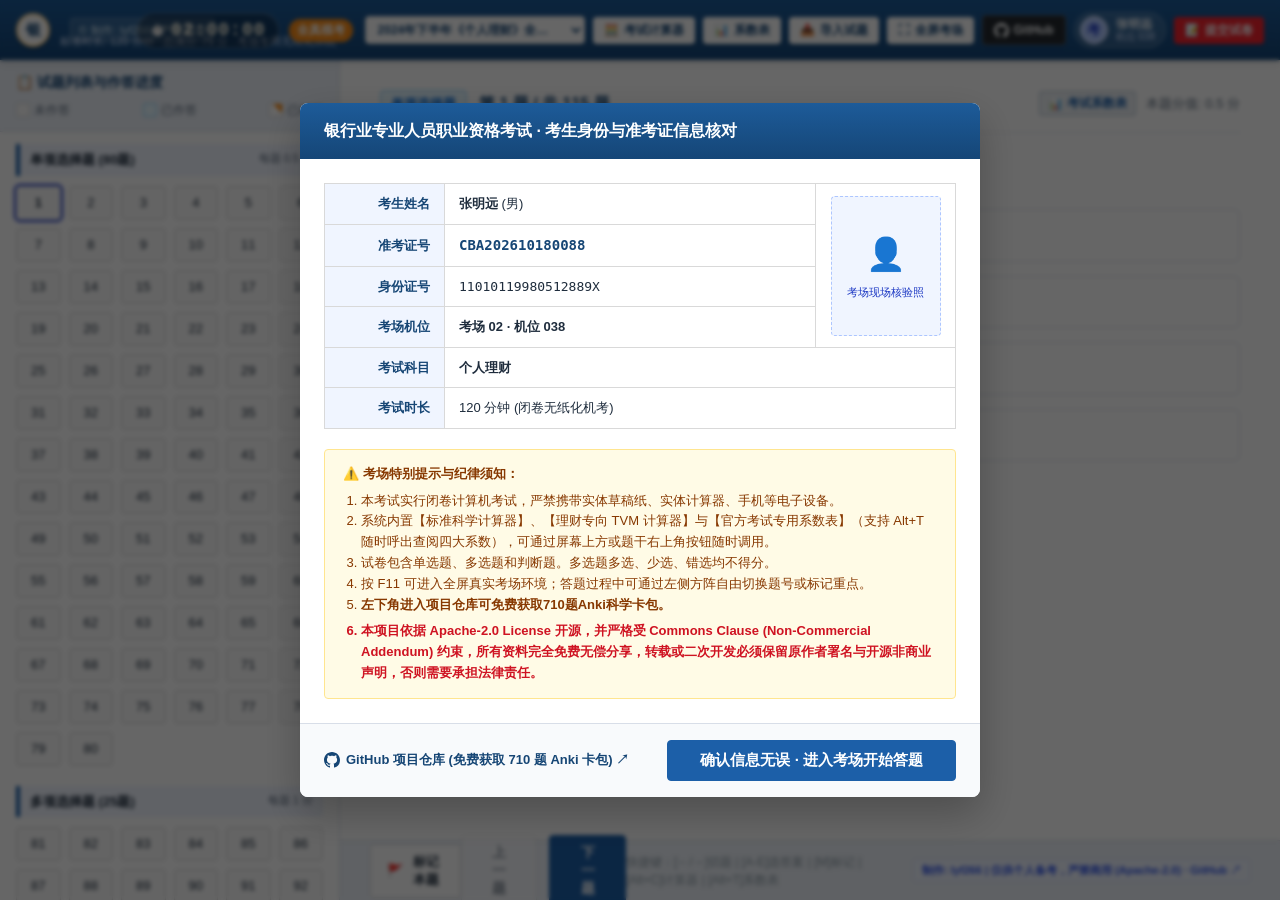
<file: index.html>
<!DOCTYPE html>
<html lang="zh-CN">
<head>
  <meta charset="UTF-8">
  <meta name="viewport" content="width=device-width, initial-scale=1.0, maximum-scale=1.0, user-scalable=no, viewport-fit=cover">
  <meta name="author" content="lyf266">
  <meta name="copyright" content="lyf266 - Apache-2.0 with Commons Clause (Non-Commercial)">
  <meta name="watermark-signature" content="lyf266::bank-exam-2026-toolkit::SHA256_FINGERPRINT">
  <meta name="robots" content="index, follow">
  <!-- 
    [DIGITAL STEGANOGRAPHIC SIGNATURE]
    Author: lyf266
    Project: 2026 银行业专业人员初级职业资格备考工具箱
    Repository: https://github.com/lyf266/bank-exam-2026-toolkit
    License: Apache-2.0 License with Commons Clause (Strictly Non-Commercial)
    Fingerprint: 6c79663236363a3a323032362d6362612d746f6f6c6b6974
  -->
  <title>2026 银行业专业人员职业资格考试 · 1:1 全真机考模拟系统 (ATA仿真版)</title>
  <link rel="stylesheet" href="lib/katex/katex.min.css">
  <link rel="stylesheet" href="css/exam_theme.css">
</head>
<body>
  <!-- 隐形版权溯源盲水印 (防盗与非法爬虫抓取取证) -->
  <div id="_securityFingerprint" style="display:none!important;visibility:hidden!important;opacity:0!important;position:absolute!important;left:-9999px;top:-9999px;pointer-events:none;" aria-hidden="true" data-author="lyf266" data-license="Apache-2.0-NC" data-repo="https://github.com/lyf266/bank-exam-2026-toolkit">
    2026 银行从业初级资格备考工具箱 · 著作权人: lyf266 · 依据 Apache-2.0 License (Commons Clause) 开源，严禁任何形式的商业转售、机构打包或爬虫盗取。数字指纹凭证: CBA2026-LYF266-AUTH-SEAL
  </div>

  <!-- ==========================================================================
       顶部考务信息栏 (ATA 经典深蓝顶栏)
       ========================================================================== -->
  <header class="exam-header">
    <div class="header-left">
      <div class="cba-emblem desktop-only">银</div>
      <div class="exam-title-group">
        <h1 id="examHeaderTitle">2026 银行业专业人员初级职业资格考试</h1>
        <div class="exam-subtitle desktop-only" id="examHeaderSubtitle">全美在线 (ATA) 全真考务机考模拟平台</div>
      </div>
      <a href="https://github.com/lyf266/bank-exam-2026-toolkit" target="_blank" rel="noopener noreferrer" class="author-watermark-tag desktop-only" title="本项目严格开源非商业使用 · 点击访问 GitHub 仓库">
        <span>© 制作: lyf266 | 严禁商用</span>
      </a>
    </div>

    <div class="header-center">
      <div class="timer-badge">
        <span>⏱️</span>
        <span class="timer-digits" id="examTimer">02:00:00</span>
      </div>
      <button class="mode-badge desktop-only" id="modeToggleBtn" title="点击切换模考与背题模式" style="border:none; cursor:pointer;">全真模考</button>
    </div>

    <div class="header-right">
      <!-- 科目切换下拉框 -->
      <select id="paperSelect" class="header-paper-select" style="padding: 5px 8px; border-radius: 4px; border: 1px solid #d9d9d9; font-size: 12px; background: #ffffff; color: #164675; font-weight: 600; max-width: 220px; text-overflow: ellipsis; outline: none; cursor: pointer;">
        <optgroup label="🔥 2025年10月最新机考回忆卷 (新增)">
          <option value="2025_10_law">2025年10月《法律法规》最新机考回忆卷 (30题·上午+下午场)</option>
          <option value="2025_10_finance">2025年10月《个人理财》最新机考回忆卷 (13题·先付年金/养老)</option>
          <option value="2024_2025_spotlight">2024-2025双科机考高频考点密训卷 (10题)</option>
        </optgroup>
        <optgroup label="🎯 2026 冲刺模考卷 (双科仿真)">
          <option value="law_2026">《银行业法律法规与综合能力》全真模考卷 (18题)</option>
          <option value="finance_2026">《个人理财》金融计算与实务模考卷 (11题)</option>
        </optgroup>
        <optgroup label="🏛️ 《法律法规与综合能力》历年机考真题卷">
          <option value="2024_10_law">2024年下半年《法律法规》全真模考金题卷 (125题·满分)</option>
          <option value="2024_06_law">2024年06月《法律法规》全真机考真题卷 (125题·高频)</option>
          <option value="2025_06_law">2025年上半年《法律法规》最新大纲密训卷 (6题)</option>
          <option value="2023_06_law">2023年上半年《法律法规》机考回忆原题卷 (30题)</option>
          <option value="2023_10_law">2023年下半年《法律法规》机考全真精选卷 (5题)</option>
        </optgroup>
        <optgroup label="💰 《个人理财》历年机考真题卷">
          <option value="2024_10_finance" selected>2024年下半年《个人理财》全真模考金题卷 (115题·满分)</option>
          <option value="2024_06_finance">2024年06月《个人理财》全真机考真题卷 (114题·高频)</option>
          <option value="2025_06_finance">2025年上半年《个人理财》最新大纲密训卷 (5题)</option>
          <option value="2023_06_finance">2023年上半年《个人理财》机考回忆原题卷 (8题)</option>
          <option value="2023_10_finance">2023年下半年《个人理财》机考全真精选卷 (5题)</option>
        </optgroup>
      </select>

      <button class="header-action-btn" id="btnOpenCalc" title="考试计算器 (Alt + C)">
        <span>🧮</span> <span class="desktop-only">考试计算器</span>
      </button>

      <button class="header-action-btn" id="btnOpenCoeff" title="考试专用系数表 (Alt + T)">
        <span>📊</span> <span>系数表</span>
      </button>

      <button class="header-action-btn mobile-drawer-btn" id="btnToggleDrawer" title="查看题号方阵">
        <span>📋</span> <span>题号</span>
      </button>

      <button class="header-action-btn desktop-only" id="btnOpenImport">
        <span>📥</span> 导入试题
      </button>

      <button class="header-action-btn desktop-only" id="fullscreenBtn" title="快捷键: F11">
        <span>⛶</span> 全屏考场
      </button>

      <a href="https://github.com/lyf266/bank-exam-2026-toolkit" target="_blank" rel="noopener noreferrer" class="header-action-btn github-btn desktop-only" title="访问 GitHub 开源项目仓库 (获取 Anki 卡包与源码)">
        <svg height="15" width="15" viewBox="0 0 16 16" fill="currentColor">
          <path d="M8 0C3.58 0 0 3.58 0 8c0 3.54 2.29 6.53 5.47 7.59.4.07.55-.17.55-.38 0-.19-.01-.82-.01-1.49-2.01.37-2.53-.49-2.69-.94-.09-.23-.48-.94-.82-1.13-.28-.15-.68-.52-.01-.53.63-.01 1.08.58 1.23.82.72 1.21 1.87.87 2.33.66.07-.52.28-.87.51-1.07-1.78-.2-3.64-.89-3.64-3.95 0-.87.31-1.59.82-2.15-.08-.2-.36-1.02.08-2.12 0 0 .67-.21 2.2.82.64-.18 1.32-.27 2-.27.68 0 1.36.09 2 .27 1.53-1.04 2.2-.82 2.2-.82.44 1.1.16 1.92.08 2.12.51.56.82 1.27.82 2.15 0 3.07-1.87 3.75-3.65 3.95.29.25.54.73.54 1.48 0 1.07-.01 1.93-.01 2.2 0 .21.15.46.55.38A8.013 8.013 0 0016 8c0-4.42-3.58-8-8-8z"></path>
        </svg>
        <span>GitHub</span>
      </a>

      <div class="candidate-chip desktop-only">
        <div class="candidate-avatar">考</div>
        <div class="candidate-meta">
          <div class="candidate-name" id="headerCandidateName">张明远</div>
          <div class="candidate-seat">机位 038</div>
        </div>
      </div>

      <button class="header-action-btn submit-btn desktop-only" id="headerSubmitBtn">
        <span>📝</span> 提交试卷
      </button>
    </div>
  </header>

  <!-- ==========================================================================
       主考场工作区 (左侧题号矩阵 + 右侧作答区)
       ========================================================================== -->
  <main class="exam-layout">
    <!-- 移动端题号抽屉全屏半透明遮罩 -->
    <div class="drawer-backdrop" id="drawerBackdrop"></div>

    <!-- 左侧试题结构与导航 (移动端自适应为底部滑出抽屉) -->
    <aside class="exam-sidebar" id="examSidebar">
      <div class="sidebar-header">
        <div style="display: flex; align-items: center; justify-content: space-between; width: 100%;">
          <div class="sidebar-title">📋 试题列表与作答进度</div>
          <button class="drawer-close-btn" id="btnCloseDrawer" title="收起题号抽屉">✕</button>
        </div>
        <div class="status-legend">
          <div class="legend-item">
            <div class="legend-swatch unanswered"></div>
            <span>未作答</span>
          </div>
          <div class="legend-item">
            <div class="legend-swatch answered"></div>
            <span>已作答</span>
          </div>
          <div class="legend-item">
            <div class="legend-swatch flagged"></div>
            <span>已标记</span>
          </div>
        </div>
      </div>
      <div class="sidebar-content" id="sidebarContent">
        <!-- 动态生成题型方阵 -->
      </div>
    </aside>

    <!-- 右侧试题作答中心 -->
    <section class="exam-main">
      <div class="q-container">
        <div class="q-meta-bar">
          <div style="display: flex; align-items: center; gap: 12px; flex-wrap: wrap;">
            <span class="q-type-badge" id="qTypeBadge">单项选择题</span>
            <span class="reformed-tag" id="reformedBadge" style="display: none;">🔥 2026新规考点</span>
            <span class="q-number-indicator" id="qNumberIndicator">第 1 题 / 共 18 题</span>
          </div>
          <div style="display: flex; align-items: center; gap: 10px;">
            <button class="q-coeff-btn" id="qCoeffBtn" title="查阅官方考试专用系数表 (Alt + T)">
              <span>📊</span> <span>考试系数表</span>
            </button>
            <div class="q-score-indicator" id="qScoreIndicator">本题分值: 1.0 分</div>
          </div>
        </div>

        <!-- 题干 -->
        <div class="q-stem" id="qStem">
          正在加载试卷题目...
        </div>

        <!-- 选项列表 -->
        <div class="q-options-list" id="qOptionsList">
          <!-- 动态生成选项 -->
        </div>

        <!-- 考点精析与速记口诀卡片 (背题模式 / 考后复盘) -->
        <div class="explanation-card" id="qExplanationCard">
          <div class="exp-header">
            <span>💡 参考答案与考点精析</span>
            <span>正确答案：<span class="exp-correct-tag" id="expCorrectAns">B</span></span>
          </div>
          <div class="exp-body" id="expBody">
            加载考点解析中...
          </div>
          <div class="mnemonic-box" id="expMnemonic">
            🔑 助记口诀
          </div>
          <div class="trap-box" id="expTrap" style="display: none;">
            ⚠️ 审题陷阱与新规警示
          </div>
        </div>
      </div>

      <!-- 底部考务操作栏 -->
      <footer class="exam-footer">
        <div class="footer-left">
          <button class="flag-btn" id="btnFlagQ" title="快捷键: M">
            <span>🚩</span> <span id="flagBtnText">标记</span>
          </button>
        </div>

        <div class="footer-center">
          <button class="nav-btn" id="btnPrevQ" title="快捷键: ← 方向键">上一题</button>
          <button class="mobile-grid-btn" id="btnMobileGrid" title="打开题号抽屉">
            <span>📋</span> <span id="mobileQIndicator">1 / 115</span>
          </button>
          <button class="nav-btn primary" id="btnNextQ" title="快捷键: → 方向键">下一题</button>
        </div>

        <div class="footer-right">
          <button class="header-action-btn submit-btn mobile-submit-btn" id="footerSubmitBtn" title="交卷并查看考生成绩单">
            <span>📝</span> <span>交卷</span>
          </button>
          <span class="desktop-only footer-shortcuts" style="font-size: 12px; color: #8c9ba5;">快捷键：[←/→]切题 | [A-E]选答案 | [M]标记 | [Alt+C]计算器 | [Alt+T]系数表</span>
          <a href="https://github.com/lyf266/bank-exam-2026-toolkit" target="_blank" rel="noopener noreferrer" class="footer-copyright-tag desktop-only" title="点击访问 GitHub 项目仓库">
            <span>制作: lyf266 | 仅供个人备考，严禁商用 (Apache-2.0) · GitHub ↗</span>
          </a>
        </div>
      </footer>
    </section>
  </main>

  <!-- ==========================================================================
       考场标准可拖拽双模式浮动计算器
       ========================================================================== -->
  <div class="calc-window" id="calcWindow">
    <div class="calc-header" id="calcHeader">
      <span>🧮 银行业考试专用计算器 <span class="desktop-only">(可按住拖拽)</span></span>
      <div class="calc-header-controls">
        <button class="calc-ctrl-btn" id="calcCloseBtn" title="关闭计算器">✕</button>
      </div>
    </div>

    <div class="calc-tabs">
      <button class="calc-tab-btn active" data-tab="sci">🔬 考场科学计算器</button>
      <button class="calc-tab-btn" data-tab="tvm">📈 理财专用 TVM 金融计算器</button>
    </div>

    <div class="calc-body">
      <!-- 科学计算显示屏 -->
      <div class="calc-screen">
        <div class="calc-expression" id="calcExpression"></div>
        <div class="calc-display" id="calcDisplay">0</div>
      </div>

      <!-- 模式1: 科学计算器键盘 -->
      <div class="calc-sci-grid" id="calcSciGrid">
        <button class="calc-key sci-fn" data-action="fn" data-val="sqr">x²</button>
        <button class="calc-key sci-fn" data-action="fn" data-val="pow">xʸ</button>
        <button class="calc-key sci-fn" data-action="fn" data-val="sqrt">√x</button>
        <button class="calc-key sci-fn" data-action="fn" data-val="yroot">ʸ√x</button>
        <button class="calc-key action" data-action="clear">C</button>

        <button class="calc-key sci-fn" data-action="fn" data-val="exp">eˣ</button>
        <button class="calc-key sci-fn" data-action="fn" data-val="ln">ln</button>
        <button class="calc-key sci-fn" data-action="fn" data-val="log">log</button>
        <button class="calc-key sci-fn" data-action="fn" data-val="recip">1/x</button>
        <button class="calc-key action" data-action="backspace">⌫</button>

        <button class="calc-key sci-fn" data-action="fn" data-val="e">e</button>
        <button class="calc-key" data-action="digit" data-val="7">7</button>
        <button class="calc-key" data-action="digit" data-val="8">8</button>
        <button class="calc-key" data-action="digit" data-val="9">9</button>
        <button class="calc-key action" data-action="op" data-val="/">÷</button>

        <button class="calc-key sci-fn" data-action="fn" data-val="pi">π</button>
        <button class="calc-key" data-action="digit" data-val="4">4</button>
        <button class="calc-key" data-action="digit" data-val="5">5</button>
        <button class="calc-key" data-action="digit" data-val="6">6</button>
        <button class="calc-key action" data-action="op" data-val="*">×</button>

        <button class="calc-key sci-fn" data-action="neg">±</button>
        <button class="calc-key" data-action="digit" data-val="1">1</button>
        <button class="calc-key" data-action="digit" data-val="2">2</button>
        <button class="calc-key" data-action="digit" data-val="3">3</button>
        <button class="calc-key action" data-action="op" data-val="-">-</button>

        <button class="calc-key sci-fn" data-action="ce">CE</button>
        <button class="calc-key" data-action="digit" data-val="0">0</button>
        <button class="calc-key" data-action="dot">.</button>
        <button class="calc-key equal" data-action="equal">=</button>
        <button class="calc-key action" data-action="op" data-val="+">+</button>
      </div>

      <!-- 模式2: 理财专用 TVM 金融面板 (货币时间价值) -->
      <div class="tvm-panel" id="calcTvmPanel">
        <div class="tvm-mode-row">
          <span id="tvmModeText">期末年金 (Ordinary/END)</span>
          <button class="tvm-toggle-btn" id="tvmToggleBtn">END</button>
        </div>

        <div class="tvm-input-row">
          <span class="tvm-label">N (期数)</span>
          <input type="number" step="any" class="tvm-input" id="tvm_N" placeholder="如 5 或 60">
          <button class="tvm-cpt-btn" data-target="N">CPT</button>
        </div>

        <div class="tvm-input-row">
          <span class="tvm-label">I/Y (年利率%)</span>
          <input type="number" step="any" class="tvm-input" id="tvm_IY" placeholder="如 5 (表示5%)">
          <button class="tvm-cpt-btn" data-target="IY">CPT</button>
        </div>

        <div class="tvm-input-row">
          <span class="tvm-label">PV (现值)</span>
          <input type="number" step="any" class="tvm-input" id="tvm_PV" placeholder="流出填负,如 -10000">
          <button class="tvm-cpt-btn" data-target="PV">CPT</button>
        </div>

        <div class="tvm-input-row">
          <span class="tvm-label">PMT (每期年金)</span>
          <input type="number" step="any" class="tvm-input" id="tvm_PMT" placeholder="每期收付,如 -2000">
          <button class="tvm-cpt-btn" data-target="PMT">CPT</button>
        </div>

        <div class="tvm-input-row">
          <span class="tvm-label">FV (终值)</span>
          <input type="number" step="any" class="tvm-input" id="tvm_FV" placeholder="未来本利和">
          <button class="tvm-cpt-btn" data-target="FV">CPT</button>
        </div>

        <div id="tvmStatusMsg" style="font-size: 12px; color: #1d39c4; font-weight: 600; min-height: 18px; text-align: center;">
          填写已知 4 项，点击对应 CPT 求解第 5 项
        </div>

        <div class="tvm-actions">
          <button class="tvm-action-btn" id="tvmClrBtn">CLR TVM (清空)</button>
        </div>
      </div>
    </div>
  </div>

  <!-- ==========================================================================
       官方全真机考专用四大系数表 (ATA 浮动窗口 · 支持拖拽与快速检索)
       ========================================================================== -->
  <div class="coeff-window" id="coeffWindow">
    <div class="coeff-header" id="coeffHeader">
      <div class="coeff-header-title">
        <span>📊 银行业考试专用系数表</span>
        <span class="coeff-header-sub desktop-only">(ATA 全真标准版 · 可按住拖拽)</span>
      </div>
      <div class="coeff-header-controls">
        <button class="coeff-ctrl-btn" id="coeffMaxBtn" title="最大化 / 还原窗口">⛶</button>
        <button class="coeff-ctrl-btn" id="coeffCloseBtn" title="关闭系数表 (Alt + T / Esc)">✕</button>
      </div>
    </div>

    <!-- 顶部极速查算与单元格定位条 -->
    <div class="coeff-quick-bar">
      <div class="coeff-quick-inputs">
        <div class="coeff-quick-field">
          <label for="coeffQuickRate">利率 r (%):</label>
          <input type="number" id="coeffQuickRate" value="5" step="0.5" min="0.1" max="100">
        </div>
        <div class="coeff-quick-field">
          <label for="coeffQuickPeriod">期数 n (年):</label>
          <input type="number" id="coeffQuickPeriod" value="5" step="1" min="1" max="100">
        </div>
        <div class="coeff-quick-field desktop-only">
          <label for="coeffQuickAmount">本金/年金 (元):</label>
          <input type="number" id="coeffQuickAmount" value="10000" step="1000" min="0">
        </div>
      </div>

      <div class="coeff-quick-badges" id="coeffQuickBadges">
        <span class="coeff-badge" title="复利现值系数 (P/F)">P/F: <strong id="coeffBadgePF">0.7835</strong></span>
        <span class="coeff-badge" title="复利终值系数 (F/P)">F/P: <strong id="coeffBadgeFP">1.2763</strong></span>
        <span class="coeff-badge" title="普通年金现值系数 (P/A)">P/A: <strong id="coeffBadgePA">4.3295</strong></span>
        <span class="coeff-badge" title="普通年金终值系数 (F/A)">F/A: <strong id="coeffBadgeFA">5.5256</strong></span>
      </div>
    </div>

    <!-- 选项卡切换 -->
    <div class="coeff-tabs">
      <button class="coeff-tab-btn active" data-tab="pf">📉 附表一：复利现值 (P/F)</button>
      <button class="coeff-tab-btn" data-tab="fp">📈 附表二：复利终值 (F/P)</button>
      <button class="coeff-tab-btn" data-tab="pa">💶 附表三：年金现值 (P/A)</button>
      <button class="coeff-tab-btn" data-tab="fa">💰 附表四：年金终值 (F/A)</button>
      <button class="coeff-tab-btn" data-tab="tips">🔑 倒数秘籍与公式</button>
    </div>

    <!-- 主体表格与内容区 -->
    <div class="coeff-body">
      <!-- 附表一：复利现值 (P/F) -->
      <div class="coeff-tab-pane active" id="pane-pf">
        <div class="coeff-pane-desc">
          <strong>复利现值公式</strong>：\(PV = FV \times (1 + r)^{-n} = FV \times (P/F, r, n)\) ｜ <em>已知终值求折现现值</em>
        </div>
        <div class="coeff-table-wrap" id="tableWrapPF"></div>
      </div>

      <!-- 附表二：复利终值 (F/P) -->
      <div class="coeff-tab-pane" id="pane-fp">
        <div class="coeff-pane-desc">
          <strong>复利终值公式</strong>：\(FV = PV \times (1 + r)^n = PV \times (F/P, r, n)\) ｜ <em>已知本金求利滚利未来本利和</em>
        </div>
        <div class="coeff-table-wrap" id="tableWrapFP"></div>
      </div>

      <!-- 附表三：普通年金现值 (P/A) -->
      <div class="coeff-tab-pane" id="pane-pa">
        <div class="coeff-pane-desc">
          <strong>普通年金现值公式</strong>：\(PV = A \times \frac{1 - (1 + r)^{-n}}{r} = A \times (P/A, r, n)\) ｜ <em>已知每期等额收付求总现值</em>
        </div>
        <div class="coeff-table-wrap" id="tableWrapPA"></div>
      </div>

      <!-- 附表四：普通年金终值 (F/A) -->
      <div class="coeff-tab-pane" id="pane-fa">
        <div class="coeff-pane-desc">
          <strong>普通年金终值公式</strong>：\(FV = A \times \frac{(1 + r)^n - 1}{r} = A \times (F/A, r, n)\) ｜ <em>已知每期定投求累计本利和总额</em>
        </div>
        <div class="coeff-table-wrap" id="tableWrapFA"></div>
      </div>

      <!-- 附表五：考点秘籍与倒数关系 -->
      <div class="coeff-tab-pane" id="pane-tips">
        <div class="coeff-rules-grid">
          <div class="coeff-rule-box">
            <div class="coeff-rule-title">⚖️ 机考常考三大互为倒数关系（客观题必背）</div>
            <p>• <strong>复利终值系数</strong> 与 <strong>复利现值系数</strong> 互为倒数：\((F/P) \times (P/F) = 1\)</p>
            <p>• <strong>普通年金终值系数</strong> 与 <strong>偿债基金系数</strong> 互为倒数：\((F/A) \times (A/F) = 1\)</p>
            <p>• <strong>普通年金现值系数</strong> 与 <strong>投资回收系数</strong> 互为倒数：\((P/A) \times (A/P) = 1\)</p>
            <div class="coeff-mnemonic">🔑 15字秒杀口诀：终现互倒年金配，偿债配终收配现。</div>
          </div>

          <div class="coeff-rule-box">
            <div class="coeff-rule-title">📅 期初年金（先付年金）换算规律</div>
            <p>先付年金比后付年金每期款项多计息 1 期，因此直接在后付年金基础上乘以 \((1 + r)\)：</p>
            <p>• <strong>期初终值</strong>：\(FV_{\text{due}} = A \times [(F/A, r, n+1) - 1]\)（期数加 1，系数减 1）</p>
            <p>• <strong>期初现值</strong>：\(PV_{\text{due}} = A \times [(P/A, r, n-1) + 1]\)（期数减 1，系数加 1）</p>
            <div class="coeff-mnemonic">🔑 口诀：期初终值加一减一，期初现值减一加一。</div>
          </div>

          <div class="coeff-rule-box">
            <div class="coeff-rule-title">♾️ 永续年金现值极速求解</div>
            <p>• <strong>标准永续年金</strong>：\(PV = \frac{C}{r}\)（如优先股每年恒定派息）</p>
            <p>• <strong>增长型永续年金</strong>：\(PV = \frac{C_1}{r - g}\)（分母为贴现率减长期增长率）</p>
            <div class="coeff-mnemonic">🔑 口诀：永续年金求现值，年金除以贴现率。</div>
          </div>

          <div class="coeff-rule-box">
            <div class="coeff-rule-title">⚡ 72 法则极速翻倍估算</div>
            <p>• 资产翻倍年限 \(t \approx 72 / (r \times 100)\)</p>
            <p>• 例：年化收益率 6% 翻倍约需 \(72 / 6 = 12\) 年；8% 翻倍约需 \(72 / 8 = 9\) 年。</p>
            <div class="coeff-mnemonic">🔑 口诀：投资翻倍用七二，七十二除以收益率。</div>
          </div>
        </div>
      </div>
    </div>
  </div>

  <!-- ==========================================================================
       考前准考证核对模态框 (ATA 考前必备阶段)
       ========================================================================== -->
  <div class="modal-overlay" id="ticketModal">
    <div class="modal-card">
      <div class="modal-header">
        <h2>银行业专业人员职业资格考试 · 考生身份与准考证信息核对</h2>
      </div>
      <div class="modal-body">
        <table class="ticket-table">
          <tr>
            <th>考生姓名</th>
            <td><strong>张明远</strong> (男)</td>
            <td rowspan="4" style="width: 140px; text-align: center; vertical-align: middle;">
              <div class="ticket-photo-box">
                <span style="font-size: 32px;">👤</span>
                <span style="font-size: 11px; margin-top: 6px;">考场现场核验照</span>
              </div>
            </td>
          </tr>
          <tr>
            <th>准考证号</th>
            <td><code style="font-size: 14px; font-weight: bold; color: #164675;">CBA202610180088</code></td>
          </tr>
          <tr>
            <th>身份证号</th>
            <td><code>11010119980512889X</code></td>
          </tr>
          <tr>
            <th>考场机位</th>
            <td><strong>考场 02 · 机位 038</strong></td>
          </tr>
          <tr>
            <th>考试科目</th>
            <td colspan="2"><strong id="ticketSubject">银行业法律法规与综合能力</strong></td>
          </tr>
          <tr>
            <th>考试时长</th>
            <td colspan="2"><span id="ticketDuration">120 分钟</span> (闭卷无纸化机考)</td>
          </tr>
        </table>

        <div class="exam-rules-box">
          <strong>⚠️ 考场特别提示与纪律须知：</strong>
          <ol>
            <li>本考试实行闭卷计算机考试，严禁携带实体草稿纸、实体计算器、手机等电子设备。</li>
            <li>系统内置【标准科学计算器】、【理财专向 TVM 计算器】与【官方考试专用系数表】（支持 Alt+T 随时呼出查阅四大系数），可通过屏幕上方或题干右上角按钮随时调用。</li>
            <li>试卷包含单选题、多选题和判断题。多选题多选、少选、错选均不得分。</li>
            <li>按 F11 可进入全屏真实考场环境；答题过程中可通过左侧方阵自由切换题号或标记重点。</li>
            <li><strong>左下角进入项目仓库可免费获取710题Anki科学卡包。</strong></li>
            <li style="color: #cf1322; font-weight: 600; margin-top: 6px;">本项目依据 Apache-2.0 License 开源，并严格受 Commons Clause (Non-Commercial Addendum) 约束，所有资料完全免费无偿分享，转载或二次开发必须保留原作者署名与开源非商业声明，否则需要承担法律责任。</li>
          </ol>
        </div>
      </div>
      <div class="modal-footer" style="display: flex; justify-content: space-between; align-items: center;">
        <a href="https://github.com/lyf266/bank-exam-2026-toolkit" target="_blank" rel="noopener noreferrer" style="font-size: 13px; color: #164675; text-decoration: none; display: inline-flex; align-items: center; gap: 6px; font-weight: 600;">
          <svg height="16" width="16" viewBox="0 0 16 16" fill="currentColor">
            <path d="M8 0C3.58 0 0 3.58 0 8c0 3.54 2.29 6.53 5.47 7.59.4.07.55-.17.55-.38 0-.19-.01-.82-.01-1.49-2.01.37-2.53-.49-2.69-.94-.09-.23-.48-.94-.82-1.13-.28-.15-.68-.52-.01-.53.63-.01 1.08.58 1.23.82.72 1.21 1.87.87 2.33.66.07-.52.28-.87.51-1.07-1.78-.2-3.64-.89-3.64-3.95 0-.87.31-1.59.82-2.15-.08-.2-.36-1.02.08-2.12 0 0 .67-.21 2.2.82.64-.18 1.32-.27 2-.27.68 0 1.36.09 2 .27 1.53-1.04 2.2-.82 2.2-.82.44 1.1.16 1.92.08 2.12.51.56.82 1.27.82 2.15 0 3.07-1.87 3.75-3.65 3.95.29.25.54.73.54 1.48 0 1.07-.01 1.93-.01 2.2 0 .21.15.46.55.38A8.013 8.013 0 0016 8c0-4.42-3.58-8-8-8z"></path>
          </svg>
          <span>GitHub 项目仓库 (免费获取 710 题 Anki 卡包) ↗</span>
        </a>
        <button class="nav-btn primary" id="startExamBtn" style="padding: 10px 32px; font-size: 15px;">
          确认信息无误 · 进入考场开始答题
        </button>
      </div>
    </div>
  </div>

  <!-- ==========================================================================
       试题导入模态框 (智能文本粘贴 + JSON拖拽导出)
       ========================================================================== -->
  <div class="modal-overlay" id="importModal">
    <div class="modal-card">
      <div class="modal-header">
        <h2>📥 导入自定义试题 (想要什么题都可以自己导入)</h2>
        <button class="modal-close-btn" id="closeImportBtn">✕</button>
      </div>
      <div class="modal-body">
        <div class="import-tabs">
          <button class="import-tab-btn active" data-tab="text">📝 智能自然文本粘贴</button>
          <button class="import-tab-btn" data-tab="json">📁 JSON 文件拖拽 / 导出备份</button>
        </div>

        <!-- 选项卡1: 文本智能解析 -->
        <div id="importTextPanel">
          <p style="font-size: 12px; color: var(--text-secondary); margin-bottom: 8px;">
            提示：直接将大模型生成、文档或网页复制的题库文本粘贴在下方，系统将自动识别题干、选项、答案、解析与口诀。
          </p>
          <textarea class="import-textarea" id="importTextarea" placeholder="在此粘贴题目文本，例如：
1. 商业银行核心一级资本充足率最低要求为多少？
A. 4%
B. 5%
C. 6%
D. 8%
【答案】B
【解析】巴塞尔资本协议规定底线为5%
【口诀】核心一五，一级六"></textarea>

          <div style="display: flex; justify-content: space-between; align-items: center; margin-top: 10px;">
            <button class="nav-btn" id="loadSampleTextBtn">载入测试样例模板</button>
            <span class="import-preview-badge" id="importPreviewBadge" style="display: none;">已就绪</span>
          </div>
        </div>

        <!-- 选项卡2: JSON 结构化管理 -->
        <div id="importJsonPanel" style="display: none;">
          <p style="font-size: 13px; color: var(--text-secondary); margin-bottom: 16px;">
            选择本地标准 <code>.json</code> 试卷文件上传，或将当前正在做/导入的试题一键导出备份：
          </p>
          <div style="display: flex; gap: 14px; align-items: center; margin-bottom: 20px;">
            <input type="file" id="jsonFileInput" accept=".json" style="font-size: 13px;">
          </div>
          <hr style="border: none; border-top: 1px dashed #d9d9d9; margin: 16px 0;">
          <div style="display: flex; justify-content: space-between; align-items: center;">
            <span style="font-size: 13px; font-weight: 600;">备份当前正在测试的考卷：</span>
            <button class="nav-btn" id="exportJsonBtn">💾 导出当前试卷为 JSON</button>
          </div>
        </div>
      </div>
      <div class="modal-footer">
        <button class="nav-btn" id="cancelImportBtn">取消</button>
        <button class="nav-btn primary" id="confirmImportBtn">确认并立即载入考场</button>
      </div>
    </div>
  </div>

  <!-- ==========================================================================
       考务成绩报告单模态框 (交卷评测与错题复盘)
       ========================================================================== -->
  <div class="modal-overlay" id="reportModal">
    <div class="modal-card">
      <div class="modal-header">
        <h2>银行业专业人员职业资格考试 · 成绩合格通知单</h2>
      </div>
      <div class="modal-body">
        <div class="report-card">
          <div class="report-stamp" id="reportStamp">成绩合格</div>

          <div class="score-display-box">
            <span class="score-num" id="reportScore">85.0</span>
            <span class="score-unit">分 / 满分100 (及格线: 60)</span>
          </div>

          <div class="stats-grid">
            <div class="stat-item">
              <div class="stat-label">答对题数</div>
              <div class="stat-val" id="statCorrect" style="color: #52c41a;">15</div>
            </div>
            <div class="stat-item">
              <div class="stat-label">答错题数</div>
              <div class="stat-val" id="statWrong" style="color: #f5222d;">2</div>
            </div>
            <div class="stat-item">
              <div class="stat-label">未作答</div>
              <div class="stat-val" id="statUnattempted">1</div>
            </div>
            <div class="stat-item">
              <div class="stat-label">考试耗时</div>
              <div class="stat-val" id="statTimeSpent">42 分钟</div>
            </div>
          </div>

          <p style="font-size: 13px; color: var(--text-secondary); margin-bottom: 15px;">
            已自动切换为【解析复盘模式】，左侧题号方阵中 <span style="color:#52c41a; font-weight:bold;">绿色</span> 代表正确，<span style="color:#f5222d; font-weight:bold;">红色</span> 代表错题。
          </p>
        </div>
      </div>
      <div class="modal-footer" style="display: flex; justify-content: space-between; align-items: center;">
        <div style="display: flex; align-items: center; gap: 8px;">
          <span style="font-size: 12px; color: var(--text-muted);">🎴 2026 银行从业初级 · 制作: lyf266 | 仅供个人备考，严禁商用 (Apache-2.0)</span>
          <a href="https://github.com/lyf266/bank-exam-2026-toolkit" target="_blank" rel="noopener noreferrer" style="font-size: 12px; color: var(--ata-blue); text-decoration: underline; font-weight: 600;">GitHub 项目仓库 ↗</a>
        </div>
        <button class="nav-btn primary" id="closeReportBtn" style="padding: 8px 24px;">
          进入错题与考点逐题复盘
        </button>
      </div>
    </div>
  </div>

  <!-- ==========================================================================
       脚本加载
       ========================================================================== -->
  <script src="lib/katex/katex.min.js"></script>
  <script src="lib/katex/auto-render.min.js"></script>
  <script src="js/security.js"></script>
  <script src="js/presets.js"></script>
  <script src="js/past_papers.js"></script>
  <script src="js/calculator.js"></script>
  <script src="js/coefficient_table.js"></script>
  <script src="js/importer.js"></script>
  <script src="js/exam_core.js"></script>

  <script>
    // 初始化全系统单例
    window.addEventListener("DOMContentLoaded", () => {
      // 1. 初始化计算器
      window.examCalc = new ExamCalculator();
      document.getElementById("btnOpenCalc").addEventListener("click", () => {
        window.examCalc.toggle();
      });
      document.getElementById("calcCloseBtn").addEventListener("click", () => {
        window.examCalc.hide();
      });

      // 1.5 初始化考试专用系数表
      window.examCoeff = new ExamCoefficientTable();
      const btnOpenCoeff = document.getElementById("btnOpenCoeff");
      if (btnOpenCoeff) {
        btnOpenCoeff.addEventListener("click", () => {
          window.examCoeff.toggle();
        });
      }
      const qCoeffBtn = document.getElementById("qCoeffBtn");
      if (qCoeffBtn) {
        qCoeffBtn.addEventListener("click", () => {
          window.examCoeff.toggle();
        });
      }

      // 2. 初始化导入器
      window.examImporter = new QuestionImporter();
      document.getElementById("btnOpenImport").addEventListener("click", () => {
        window.examImporter.show();
      });
      document.getElementById("closeImportBtn").addEventListener("click", () => {
        window.examImporter.hide();
      });
      document.getElementById("cancelImportBtn").addEventListener("click", () => {
        window.examImporter.hide();
      });

      // 3. 初始化考务核心
      window.examCore = new ExamCore();
      // 默认加载 2024年下半年初级《个人理财》全真模考金题卷 (115题·满分)
      const defaultPaper = PRESET_PAPERS["2024_10_finance"] || PRESET_PAPERS.law_2026;
      window.examCore.loadPaper(defaultPaper);

      // 4. 成绩单关闭事件
      document.getElementById("closeReportBtn").addEventListener("click", () => {
        window.examCore.hideReportModal();
      });
    });
  </script>
</body>
</html>
</file>
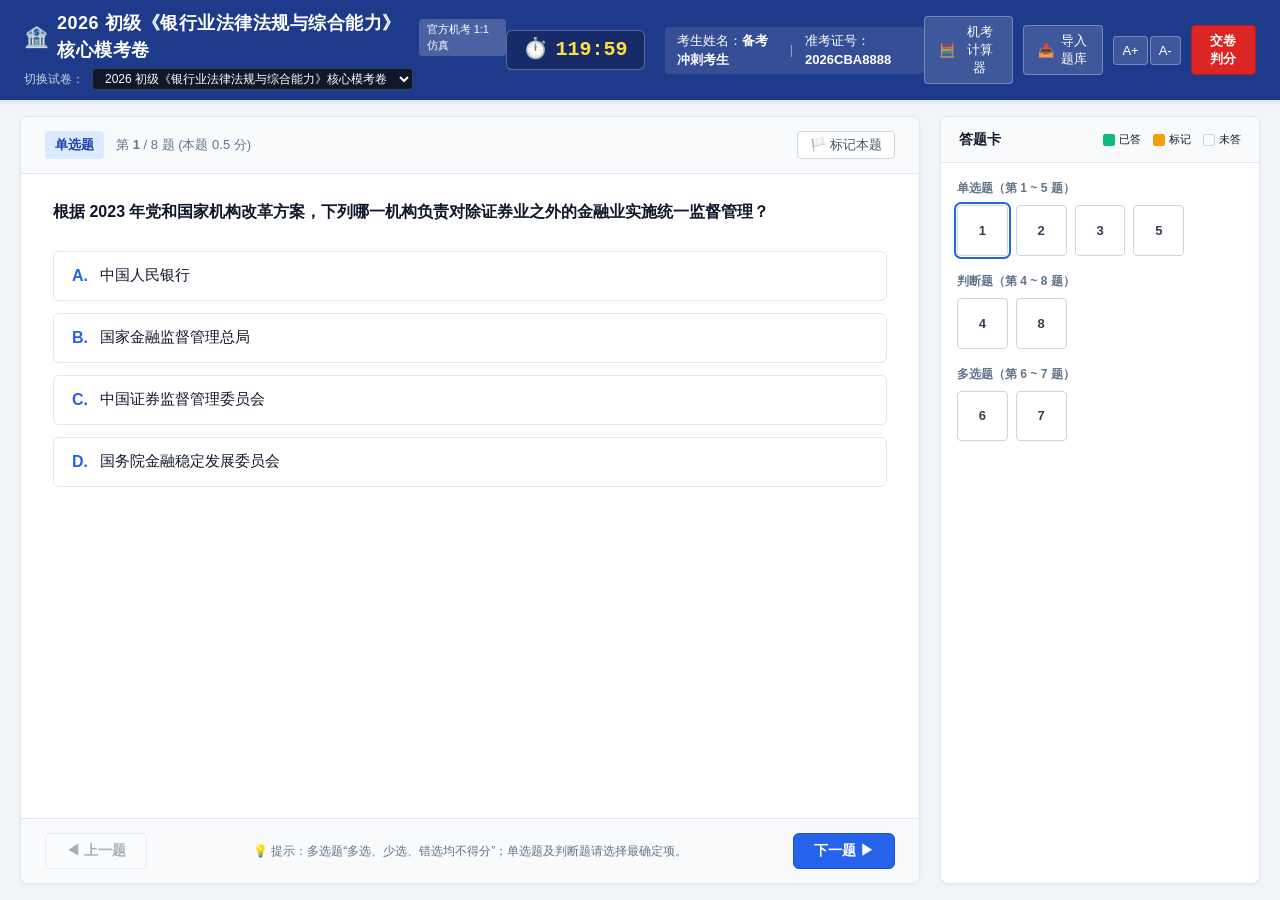
<file: mock_exam_system/index.html>
<!DOCTYPE html>
<html lang="zh-CN">
<head>
  <meta charset="UTF-8">
  <meta name="viewport" content="width=device-width, initial-scale=1.0">
  <title>2026 银行业专业人员初级职业资格机考模拟系统 (1:1 官方考场仿真)</title>
  <link rel="stylesheet" href="style.css">
</head>
<body>

  <!-- 顶部官方状态栏 -->
  <header class="header-bar">
    <div class="exam-title-box">
      <div style="display:flex; align-items:center;">
        <span style="font-size: 20px; margin-right: 8px;">🏦</span>
        <h1 id="exam-subject-name">2026 初级《银行业法律法规与综合能力》核心模考卷</h1>
        <span class="exam-badge">官方机考 1:1 仿真</span>
      </div>
      <div style="margin-top: 4px; display:flex; align-items:center; gap:8px;">
        <label for="select-exam" style="font-size:12px; color:#CBD5E1;">切换试卷：</label>
        <select id="select-exam" style="background:#0F172A; color:#FFFFFF; border:1px solid #334155; padding:2px 8px; border-radius:4px; font-size:12px;">
          <!-- 动态注入试卷选项 -->
        </select>
      </div>
    </div>

    <div class="header-center">
      <div class="timer-box" title="考试剩余时间">
        <span>⏱️</span>
        <span id="timer-countdown">02:00:00</span>
      </div>
      <div class="candidate-box">
        <div>考生姓名：<strong>备考冲刺考生</strong></div>
        <div style="color:#94A3B8;">|</div>
        <div>准考证号：<strong>2026CBA8888</strong></div>
      </div>
    </div>

    <div class="header-right">
      <button class="btn-header" id="btn-toggle-calc" title="调出考场专用金融/科学计算器">
        <span>🧮</span> 机考计算器
      </button>
      <button class="btn-header" id="btn-import-modal" title="自定义导入任意真题与模拟题">
        <span>📥</span> 导入题库
      </button>
      <div style="display:flex; gap:2px;">
        <button class="btn-header" id="btn-font-plus" style="padding:6px 8px;" title="放大字体">A+</button>
        <button class="btn-header" id="btn-font-minus" style="padding:6px 8px;" title="缩小字体">A-</button>
      </div>
      <button class="btn-header btn-submit-exam" id="btn-submit-exam">
        交卷判分
      </button>
    </div>
  </header>

  <!-- 主体工作区 -->
  <main class="main-wrapper">
    <!-- 左侧：题目交互主卡片 -->
    <section class="question-container">
      <div class="question-header">
        <div style="display:flex; align-items:center; gap:12px;">
          <span class="type-tag" id="q-type-tag">单选题</span>
          <span class="question-meta">第 <b id="q-current-num">1</b> / <span id="q-total-num">--</span> 题 (本题 <span id="q-score">0.5</span> 分)</span>
        </div>
        <button class="btn-mark" id="btn-mark-toggle">
          🏳️ 标记本题
        </button>
      </div>

      <div class="question-body">
        <div class="question-text" id="q-content-text">
          正在加载题库，请稍候...
        </div>
        <div class="options-list" id="options-container">
          <!-- 动态注入选项 -->
        </div>
      </div>

      <div class="question-footer">
        <button class="btn-nav" id="btn-prev" disabled>
          ◀ 上一题
        </button>
        <div style="font-size:12px; color:#64748B;">
          💡 提示：多选题“多选、少选、错选均不得分”；单选题及判断题请选择最确定项。
        </div>
        <button class="btn-nav primary" id="btn-next">
          下一题 ▶
        </button>
      </div>
    </section>

    <!-- 右侧：官方 145 题答题卡矩阵 -->
    <aside class="answersheet-container">
      <div class="sheet-header">
        <h3>答题卡</h3>
        <div class="sheet-legend">
          <div class="legend-item"><div class="legend-box answered"></div>已答</div>
          <div class="legend-item"><div class="legend-box marked"></div>标记</div>
          <div class="legend-item"><div class="legend-box"></div>未答</div>
        </div>
      </div>
      <div class="sheet-body" id="sheet-groups-container">
        <!-- 动态生成题号矩阵 -->
      </div>
    </aside>
  </main>

  <!-- 悬浮考场专用金融计算器模态框 -->
  <div class="calc-modal" id="calc-modal">
    <div class="calc-header" id="calc-header">
      <span>🧮 机考专用金融/科学计算器 (按住拖动)</span>
      <button class="calc-close" id="btn-close-calc">&times;</button>
    </div>
    <div class="calc-body">
      <input type="text" class="calc-display" id="calc-display" value="0" readonly>

      <!-- TVM 快捷面板 -->
      <div class="tvm-panel">
        <div class="tvm-status-row">
          <div class="tvm-status-col">N:<span id="tvm-val-N">--</span></div>
          <div class="tvm-status-col">I/Y:<span id="tvm-val-IY">--</span>%</div>
          <div class="tvm-status-col">PV:<span id="tvm-val-PV">--</span></div>
          <div class="tvm-status-col">PMT:<span id="tvm-val-PMT">--</span></div>
          <div class="tvm-status-col">FV:<span id="tvm-val-FV">--</span></div>
        </div>
        <div class="tvm-controls">
          <label style="display:flex; align-items:center; gap:2px; cursor:pointer;">
            <input type="radio" name="tvm-mode" value="set" checked> 输入赋值
          </label>
          <label style="display:flex; align-items:center; gap:2px; cursor:pointer;">
            <input type="radio" name="tvm-mode" value="cpt"> CPT 计算
          </label>
          <button id="btn-reset-tvm" style="margin-left:auto; background:none; border:none; color:#2563EB; cursor:pointer; font-size:11px;">清空TVM</button>
        </div>
        <div class="tvm-btn-grid">
          <button class="tvm-btn" data-param="N">N</button>
          <button class="tvm-btn" data-param="IY">I/Y</button>
          <button class="tvm-btn" data-param="PV">PV</button>
          <button class="tvm-btn" data-param="PMT">PMT</button>
          <button class="tvm-btn" data-param="FV">FV</button>
        </div>
      </div>

      <!-- 标准键位区 -->
      <div class="calc-grid">
        <button class="calc-btn op" data-action="clear">C</button>
        <button class="calc-btn op" data-action="backspace">⌫</button>
        <button class="calc-btn op" data-val="^">xʸ</button>
        <button class="calc-btn op" data-val="÷">÷</button>

        <button class="calc-btn" data-val="7">7</button>
        <button class="calc-btn" data-val="8">8</button>
        <button class="calc-btn" data-val="9">9</button>
        <button class="calc-btn op" data-val="×">×</button>

        <button class="calc-btn" data-val="4">4</button>
        <button class="calc-btn" data-val="5">5</button>
        <button class="calc-btn" data-val="6">6</button>
        <button class="calc-btn op" data-val="-">-</button>

        <button class="calc-btn" data-val="1">1</button>
        <button class="calc-btn" data-val="2">2</button>
        <button class="calc-btn" data-val="3">3</button>
        <button class="calc-btn op" data-val="+">+</button>

        <button class="calc-btn" data-val="0">0</button>
        <button class="calc-btn" data-val=".">.</button>
        <button class="calc-btn op" data-action="sqrt">√</button>
        <button class="calc-btn eval" data-action="eval">=</button>
      </div>
    </div>
  </div>

  <!-- 导入自定义题库模态框 -->
  <div class="full-modal" id="import-modal">
    <div class="modal-card">
      <div class="modal-header">
        <h2>📥 导入自定义模拟题库</h2>
        <button class="calc-close" id="btn-close-import" style="font-size:24px;">&times;</button>
      </div>
      <div class="modal-body">
        <div style="font-size:13px; color:#475569; margin-bottom:12px;">
          您可以直接在下方文本框中粘贴文本题目，或者上传标准 JSON 题库文件：
        </div>

        <div style="margin-bottom:14px;">
          <label style="font-size:13px; font-weight:700;">方式一：直接粘贴题目文本（支持单选/多选/判断）</label>
          <textarea id="import-textarea" rows="10" style="width:100%; border:1px solid #CBD5E1; border-radius:6px; padding:10px; font-family:monospace; font-size:12px; margin-top:6px;" placeholder="【示例格式】：
1. [单选题] 某投资项目预期收益率为20%，期限3年，利息再投资，初始存入1万元，终值是多少？
A. 17000
B. 17280
C. 17400
D. 17500
答案: B
解析: 利息再投资即复利，FV = 10000 * (1+0.2)^3 = 17280元。
口诀: 未加说明默认年，利息再投即复利。"></textarea>
        </div>

        <div>
          <label style="font-size:13px; font-weight:700;">方式二：上传 JSON 文件</label>
          <input type="file" id="import-file-input" accept=".json" style="margin-top:6px; font-size:13px;">
        </div>
      </div>
      <div class="modal-footer">
        <button class="btn-nav" id="btn-close-import-2" onclick="document.getElementById('import-modal').style.display='none'">取消</button>
        <button class="btn-nav primary" id="btn-do-import">确认导入试卷</button>
      </div>
    </div>
  </div>

  <!-- 成绩单与错题复盘看板模态框 -->
  <div class="full-modal" id="result-modal">
    <div class="modal-card" style="width: 780px;">
      <div class="modal-header">
        <h2>📊 考试成绩与全真判分报告</h2>
        <button class="calc-close" id="btn-close-result" style="font-size:24px;">&times;</button>
      </div>
      <div class="modal-body">
        <div style="display:flex; justify-content:space-between; align-items:center; background:#F8FAFC; border:1px solid #E2E8F0; border-radius:8px; padding:16px 24px; margin-bottom:20px;">
          <div>
            <div style="font-size:13px; color:#64748B;">本次模考总得分</div>
            <div style="font-size:40px; font-weight:800; color:#1E3A8A; line-height:1.2;">
              <span id="res-score-val">0</span> <span style="font-size:18px; font-weight:600; color:#64748B;">分</span>
            </div>
            <div id="res-rate-text" style="font-size:12px; color:#475569; margin-top:4px;"></div>
          </div>
          <div style="text-align:right;">
            <div id="res-status-text" style="font-size:16px; font-weight:700; color:#15803D; margin-bottom:8px;">
              🎉 成绩合格！稳过 60 分基本盘！
            </div>
            <div style="font-size:12px; color:#64748B;">及格线：60.0 分 ｜ 考试时长：120 分钟</div>
          </div>
        </div>

        <h3 style="font-size:14px; font-weight:700; margin-bottom:10px; color:#1E293B;">📝 错题提纯与考点解析清单</h3>
        <div id="res-wrongs-list">
          <!-- 动态注入错题列表 -->
        </div>
      </div>
      <div class="modal-footer">
        <button class="btn-nav" id="btn-export-wrongs">📥 一键导出错题本 (.md)</button>
        <button class="btn-nav primary" id="btn-restart-exam">🔄 重新自测</button>
      </div>
    </div>
  </div>

  <!-- 脚本加载 -->
  <script src="calculator.js"></script>
  <script src="app.js"></script>
</body>
</html>
</file>
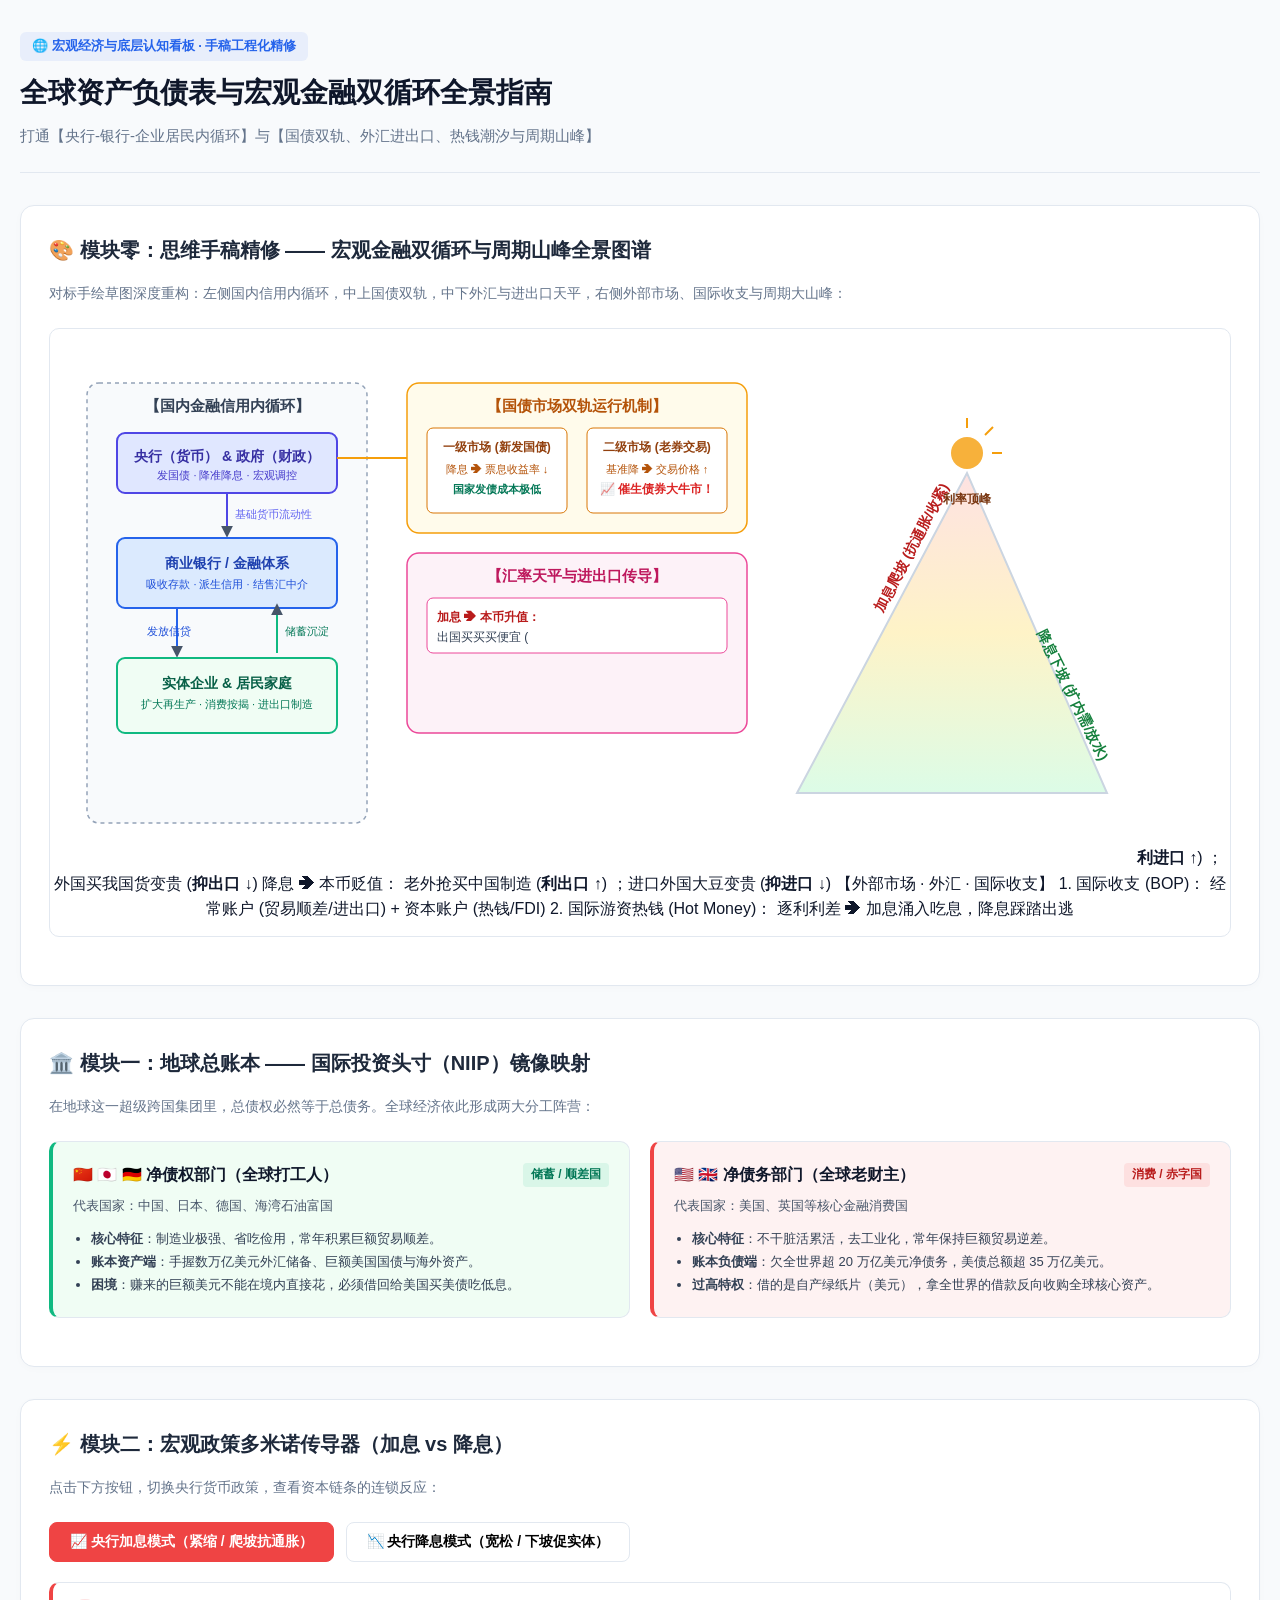
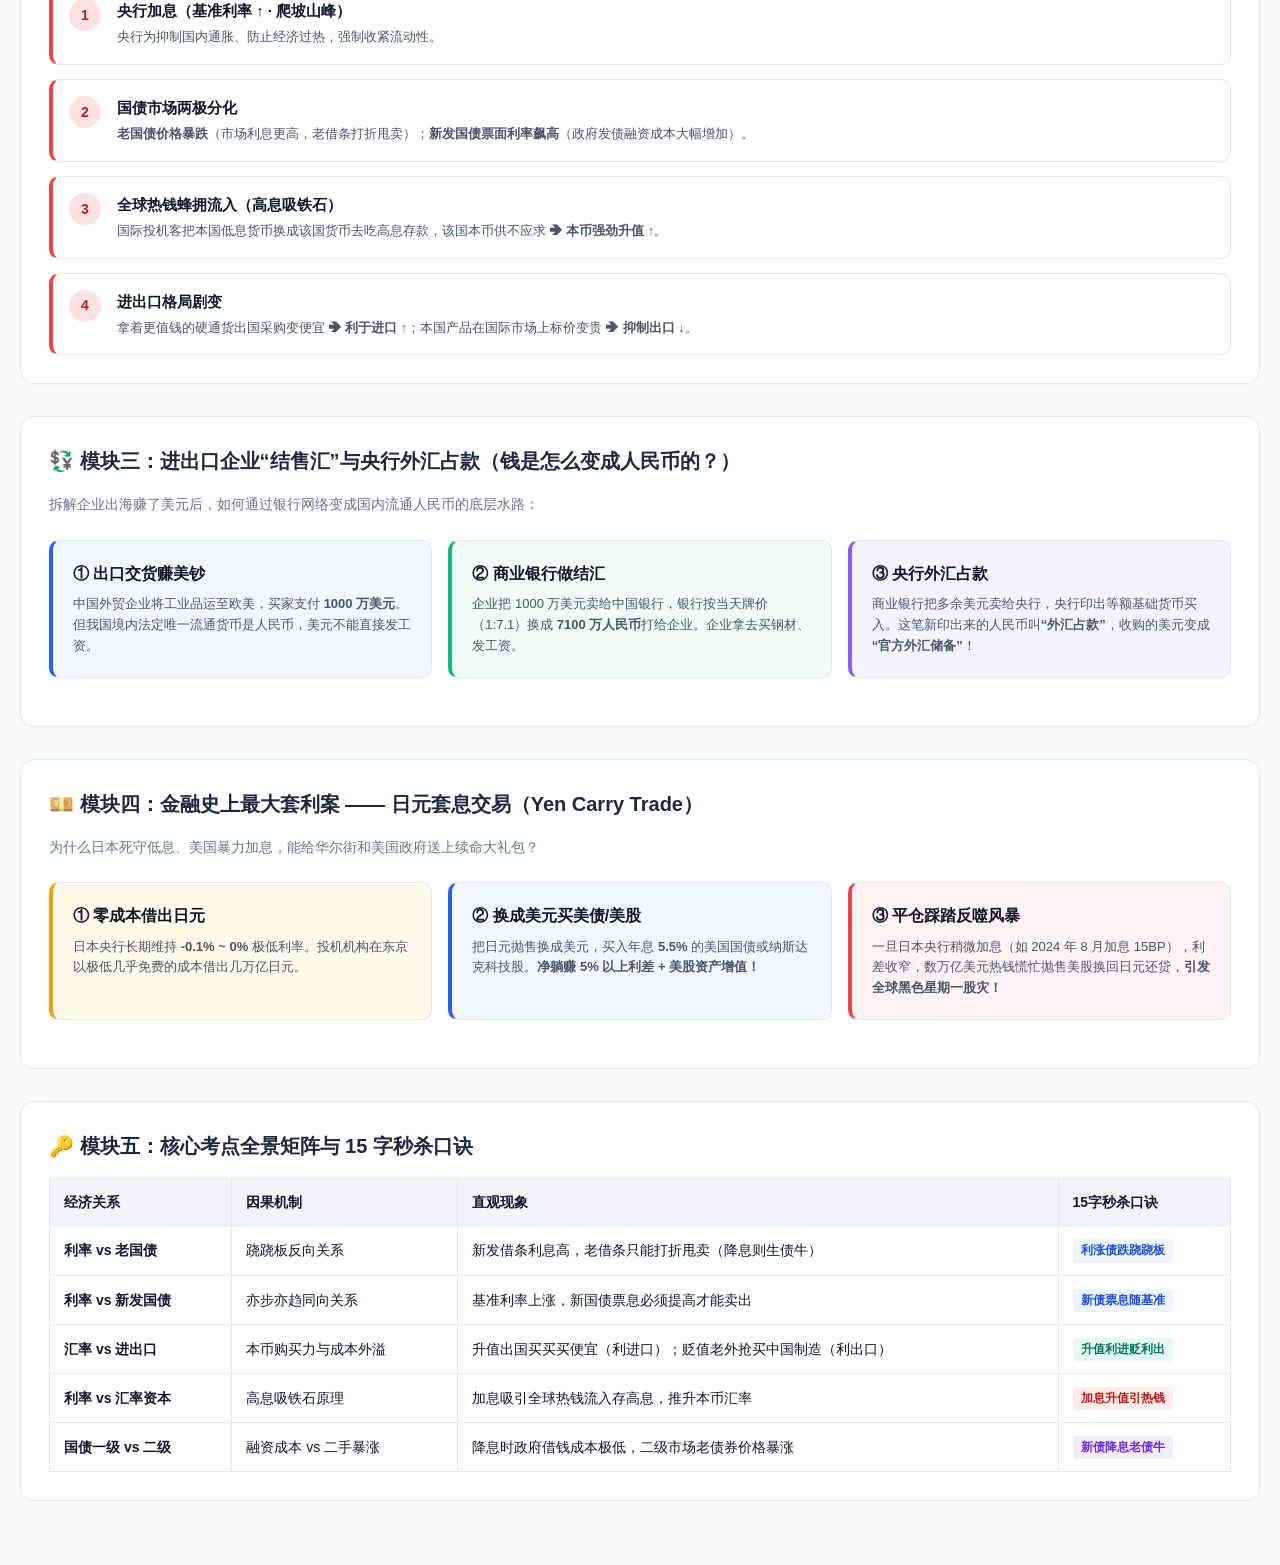
<file: 全球资产负债表与宏观资本流动_可视化全景指南.html>
<!DOCTYPE html>
<html lang="zh-CN">
<head>
  <meta charset="UTF-8">
  <meta name="viewport" content="width=device-width, initial-scale=1.0">
  <title>全球资产负债表与宏观金融双循环全景可视化指南</title>
  <style>
    :root {
      --bg: #f8fafc;
      --card-bg: #ffffff;
      --card-border: #e2e8f0;
      --text-main: #0f172a;
      --text-muted: #64748b;
      --accent: #2563eb;
      --accent-tint: rgba(37, 99, 235, 0.08);
      --profit: #10b981;
      --profit-tint: rgba(16, 185, 129, 0.1);
      --loss: #ef4444;
      --loss-tint: rgba(239, 68, 68, 0.1);
      --warning: #f59e0b;
      --warning-tint: rgba(245, 158, 11, 0.1);
      --purple: #8b5cf6;
      --purple-tint: rgba(139, 92, 246, 0.1);
      --font-family: "Source Han Sans SC", "Noto Sans CJK SC", "Noto Sans SC", -apple-system, BlinkMacSystemFont, "Segoe UI", Roboto, sans-serif;
    }

    * { box-sizing: border-box; margin: 0; padding: 0; }
    body {
      font-family: var(--font-family);
      background-color: var(--bg);
      color: var(--text-main);
      line-height: 1.6;
      padding: 32px 20px;
    }

    .container {
      max-width: 1240px;
      margin: 0 auto;
    }

    header {
      margin-bottom: 32px;
      padding-bottom: 24px;
      border-bottom: 1px solid var(--card-border);
    }
    .badge {
      display: inline-block;
      padding: 4px 12px;
      font-size: 13px;
      font-weight: 600;
      background: var(--accent-tint);
      color: var(--accent);
      border-radius: 6px;
      margin-bottom: 10px;
    }
    h1 { font-size: 28px; font-weight: 700; color: var(--text-main); margin-bottom: 8px; }
    .subtitle { color: var(--text-muted); font-size: 15px; }

    section {
      background: var(--card-bg);
      border: 1px solid var(--card-border);
      border-radius: 14px;
      padding: 28px;
      margin-bottom: 32px;
      box-shadow: 0 2px 8px rgba(0,0,0,0.02);
    }
    section h2 {
      font-size: 20px;
      font-weight: 700;
      margin-bottom: 16px;
      display: flex;
      align-items: center;
      gap: 10px;
      color: #1e293b;
    }
    .desc {
      color: var(--text-muted);
      font-size: 14px;
      margin-bottom: 24px;
    }

    /* Grid Layouts */
    .grid-2 {
      display: grid;
      grid-template-columns: 1fr 1fr;
      gap: 20px;
      margin-bottom: 20px;
    }
    .grid-3 {
      display: grid;
      grid-template-columns: repeat(3, 1fr);
      gap: 16px;
      margin-bottom: 20px;
    }
    .grid-4 {
      display: grid;
      grid-template-columns: repeat(4, 1fr);
      gap: 16px;
      margin-bottom: 20px;
    }
    @media (max-width: 900px) {
      .grid-2, .grid-3, .grid-4 { grid-template-columns: 1fr; }
    }

    .card-box {
      border: 1px solid var(--card-border);
      border-radius: 10px;
      padding: 20px;
      background: #fafafa;
    }
    .card-box.blue { border-left: 4px solid var(--accent); background: #f0f7ff; }
    .card-box.green { border-left: 4px solid var(--profit); background: #f0fdf4; }
    .card-box.red { border-left: 4px solid var(--loss); background: #fef2f2; }
    .card-box.amber { border-left: 4px solid var(--warning); background: #fffbeb; }
    .card-box.purple { border-left: 4px solid var(--purple); background: #f5f3ff; }

    .card-title {
      font-size: 16px;
      font-weight: 700;
      margin-bottom: 8px;
      display: flex;
      align-items: center;
      justify-content: space-between;
    }

    /* Interactive Simulator */
    .controls {
      display: flex;
      gap: 12px;
      margin-bottom: 20px;
    }
    .btn {
      padding: 10px 20px;
      border-radius: 8px;
      border: 1px solid var(--card-border);
      background: #fff;
      font-size: 14px;
      font-weight: 600;
      cursor: pointer;
      transition: all 0.2s ease;
      font-family: inherit;
    }
    .btn.active-hike {
      background: #ef4444;
      color: #fff;
      border-color: #ef4444;
    }
    .btn.active-cut {
      background: #10b981;
      color: #fff;
      border-color: #10b981;
    }

    .step-chain {
      display: flex;
      flex-direction: column;
      gap: 14px;
    }
    .step-item {
      display: flex;
      align-items: flex-start;
      gap: 16px;
      padding: 16px;
      border-radius: 10px;
      border: 1px solid var(--card-border);
      background: #fff;
      transition: all 0.3s ease;
    }
    .step-num {
      width: 32px;
      height: 32px;
      border-radius: 50%;
      background: #e2e8f0;
      color: #475569;
      display: flex;
      align-items: center;
      justify-content: center;
      font-weight: 700;
      font-size: 14px;
      flex-shrink: 0;
    }

    /* SVG Canvas */
    .svg-container {
      width: 100%;
      overflow-x: auto;
      text-align: center;
      padding: 14px 0;
      background: #ffffff;
      border-radius: 10px;
      border: 1px solid var(--card-border);
      margin-bottom: 20px;
    }

    table.data-table {
      width: 100%;
      border-collapse: collapse;
      font-size: 14px;
      margin-top: 14px;
    }
    table.data-table th, table.data-table td {
      border: 1px solid var(--card-border);
      padding: 12px 14px;
      text-align: left;
    }
    table.data-table th {
      background: #f1f5f9;
      font-weight: 600;
    }

    .tag {
      display: inline-block;
      padding: 2px 8px;
      border-radius: 4px;
      font-size: 12px;
      font-weight: 600;
    }
    .tag-green { background: var(--profit-tint); color: #047857; }
    .tag-red { background: var(--loss-tint); color: #b91c1c; }
    .tag-blue { background: var(--accent-tint); color: #1d4ed8; }
    .tag-purple { background: var(--purple-tint); color: #6d28d9; }
  </style>
</head>
<body>

<div class="container">
  <header>
    <div class="badge">🌐 宏观经济与底层认知看板 · 手稿工程化精修</div>
    <h1>全球资产负债表与宏观金融双循环全景指南</h1>
    <div class="subtitle">打通【央行-银行-企业居民内循环】与【国债双轨、外汇进出口、热钱潮汐与周期山峰】</div>
  </header>

  <!-- Module 0: 手稿架构还原总图 -->
  <section>
    <h2>🎨 模块零：思维手稿精修 —— 宏观金融双循环与周期山峰全景图谱</h2>
    <p class="desc">对标手绘草图深度重构：左侧国内信用内循环，中上国债双轨，中下外汇与进出口天平，右侧外部市场、国际收支与周期大山峰：</p>

    <div class="svg-container">
      <svg viewBox="0 0 1080 520" style="max-width: 1080px; width: 100%; height: auto;">
        <defs>
          <marker id="arrow" viewBox="0 0 10 10" refX="6" refY="5" markerWidth="6" markerHeight="6" orient="auto-start-reverse">
            <path d="M 0 0 L 10 5 L 0 10 z" fill="#475569"/>
          </marker>
          <marker id="arrow-blue" viewBox="0 0 10 10" refX="6" refY="5" markerWidth="6" markerHeight="6" orient="auto-start-reverse">
            <path d="M 0 0 L 10 5 L 0 10 z" fill="#2563eb"/>
          </marker>
          <marker id="arrow-green" viewBox="0 0 10 10" refX="6" refY="5" markerWidth="6" markerHeight="6" orient="auto-start-reverse">
            <path d="M 0 0 L 10 5 L 0 10 z" fill="#10b981"/>
          </marker>
          <marker id="arrow-red" viewBox="0 0 10 10" refX="6" refY="5" markerWidth="6" markerHeight="6" orient="auto-start-reverse">
            <path d="M 0 0 L 10 5 L 0 10 z" fill="#ef4444"/>
          </marker>
          <linearGradient id="mountainGrad" x1="0%" y1="0%" x2="0%" y2="100%">
            <stop offset="0%" stop-color="#fee2e2"/>
            <stop offset="50%" stop-color="#fef3c7"/>
            <stop offset="100%" stop-color="#dcfce7"/>
          </linearGradient>
        </defs>

        <!-- 背景：周期山峰 (Mountain Peak) -->
        <path d="M 740 450 L 910 130 L 1050 450 Z" fill="url(#mountainGrad)" stroke="#cbd5e1" stroke-width="2"/>
        <circle cx="910" cy="110" r="16" fill="#f59e0b" opacity="0.8"/>
        <!-- 太阳光芒 -->
        <line x1="910" y1="85" x2="910" y2="75" stroke="#f59e0b" stroke-width="2"/>
        <line x1="935" y1="110" x2="945" y2="110" stroke="#f59e0b" stroke-width="2"/>
        <line x1="928" y1="92" x2="936" y2="84" stroke="#f59e0b" stroke-width="2"/>

        <text x="825" y="270" font-size="14" font-weight="bold" fill="#b91c1c" transform="rotate(-62 825,270)">加息爬坡 (抗通胀/收紧)</text>
        <text x="980" y="290" font-size="14" font-weight="bold" fill="#15803d" transform="rotate(64 980,290)">降息下坡 (扩内需/放水)</text>
        <text x="910" y="160" text-anchor="middle" font-size="12" font-weight="bold" fill="#78350f">利率顶峰</text>

        <!-- 左侧区域：国内信用内循环体系 -->
        <rect x="30" y="40" width="280" height="440" rx="12" fill="#f8fafc" stroke="#94a3b8" stroke-width="1.5" stroke-dasharray="4,4"/>
        <text x="170" y="68" text-anchor="middle" font-size="15" font-weight="bold" fill="#334155">【国内金融信用内循环】</text>

        <!-- 央行 / 政府 -->
        <rect x="60" y="90" width="220" height="60" rx="8" fill="#e0e7ff" stroke="#4f46e5" stroke-width="2"/>
        <text x="170" y="118" text-anchor="middle" font-size="14" font-weight="bold" fill="#3730a3">央行（货币） & 政府（财政）</text>
        <text x="170" y="136" text-anchor="middle" font-size="11" fill="#4338ca">发国债 · 降准降息 · 宏观调控</text>

        <!-- 箭头: 央行到商业银行 -->
        <path d="M 170 150 L 170 190" fill="none" stroke="#4f46e5" stroke-width="2" marker-end="url(#arrow)"/>
        <text x="178" y="175" font-size="11" fill="#6366f1">基础货币流动性</text>

        <!-- 商业银行 / 金融系统 -->
        <rect x="60" y="195" width="220" height="70" rx="8" fill="#dbeafe" stroke="#2563eb" stroke-width="2"/>
        <text x="170" y="225" text-anchor="middle" font-size="14" font-weight="bold" fill="#1e40af">商业银行 / 金融体系</text>
        <text x="170" y="245" text-anchor="middle" font-size="11" fill="#1d4ed8">吸收存款 · 派生信用 · 结售汇中介</text>

        <!-- 双向箭头: 银行与实体 -->
        <path d="M 120 265 L 120 310" fill="none" stroke="#2563eb" stroke-width="2" marker-end="url(#arrow)"/>
        <path d="M 220 310 L 220 265" fill="none" stroke="#10b981" stroke-width="2" marker-end="url(#arrow)"/>
        <text x="90" y="292" font-size="11" fill="#1d4ed8">发放信贷</text>
        <text x="228" y="292" font-size="11" fill="#047857">储蓄沉淀</text>

        <!-- 实体企业 / 居民 -->
        <rect x="60" y="315" width="220" height="75" rx="8" fill="#f0fdf4" stroke="#10b981" stroke-width="2"/>
        <text x="170" y="345" text-anchor="middle" font-size="14" font-weight="bold" fill="#065f46">实体企业 & 居民家庭</text>
        <text x="170" y="365" text-anchor="middle" font-size="11" fill="#047857">扩大再生产 · 消费按揭 · 进出口制造</text>

        <!-- 中上区域：国债双轨机制 (一级 vs 二级) -->
        <rect x="350" y="40" width="340" height="150" rx="12" fill="#fffbeb" stroke="#f59e0b" stroke-width="1.5"/>
        <text x="520" y="68" text-anchor="middle" font-size="15" font-weight="bold" fill="#b45309">【国债市场双轨运行机制】</text>

        <rect x="370" y="85" width="140" height="85" rx="6" fill="#fff" stroke="#d97706" stroke-width="1"/>
        <text x="440" y="108" text-anchor="middle" font-size="12" font-weight="bold" fill="#92400e">一级市场 (新发国债)</text>
        <text x="440" y="130" text-anchor="middle" font-size="11" fill="#b45309">降息 ➔ 票息收益率 ↓</text>
        <text x="440" y="150" text-anchor="middle" font-size="11" font-weight="bold" fill="#047857">国家发债成本极低</text>

        <rect x="530" y="85" width="140" height="85" rx="6" fill="#fff" stroke="#d97706" stroke-width="1"/>
        <text x="600" y="108" text-anchor="middle" font-size="12" font-weight="bold" fill="#92400e">二级市场 (老券交易)</text>
        <text x="600" y="130" text-anchor="middle" font-size="11" fill="#b45309">基准降 ➔ 交易价格 ↑</text>
        <text x="600" y="150" text-anchor="middle" font-size="12" font-weight="bold" fill="#dc2626">📈 催生债券大牛市！</text>

        <!-- 连接箭头：政府到国债 -->
        <path d="M 280 115 L 350 115" fill="none" stroke="#f59e0b" stroke-width="2" marker-end="url(#arrow-amber)"/>

        <!-- 中下区域：外汇与进出口天平 -->
        <rect x="350" y="210" width="340" height="180" rx="12" fill="#fdf2f8" stroke="#ec4899" stroke-width="1.5"/>
        <text x="520" y="238" text-anchor="middle" font-size="15" font-weight="bold" fill="#be185d">【汇率天平与进出口传导】</text>

        <!-- 升值支线 -->
        <rect x="370" y="255" width="300" height="55" rx="6" fill="#fff" stroke="#ec4899" stroke-width="1"/>
        <text x="380" y="278" font-size="12" font-weight="bold" fill="#b91c1c">加息 ➔ 本币升值：</text>
        <text x="380" y="298" font-size="12" fill="#334155">出国买买买便宜 (<b>利进口 ↑</b>) ；外国买我国货变贵 (<b>抑出口 ↓</b>)</text>

        <!-- 贬值支线 -->
        <rect x="370" y="320" width="300" height="55" rx="6" fill="#fff" stroke="#ec4899" stroke-width="1"/>
        <text x="380" y="343" font-size="12" font-weight="bold" fill="#047857">降息 ➔ 本币贬值：</text>
        <text x="380" y="363" font-size="12" fill="#334155">老外抢买中国制造 (<b>利出口 ↑</b>) ；进口外国大豆变贵 (<b>抑进口 ↓</b>)</text>

        <!-- 右侧区域：外部市场、国际收支与热钱 -->
        <rect x="720" y="40" width="330" height="150" rx="12" fill="#f5f3ff" stroke="#8b5cf6" stroke-width="1.5"/>
        <text x="885" y="68" text-anchor="middle" font-size="15" font-weight="bold" fill="#6d28d9">【外部市场 · 外汇 · 国际收支】</text>
        
        <text x="740" y="100" font-size="12" font-weight="bold" fill="#4c1d95">1. 国际收支 (BOP)：</text>
        <text x="755" y="120" font-size="11" fill="#5b21b6">经常账户 (贸易顺差/进出口) + 资本账户 (热钱/FDI)</text>
        <text x="740" y="145" font-size="12" font-weight="bold" fill="#4c1d95">2. 国际游资热钱 (Hot Money)：</text>
        <text x="755" y="165" font-size="11" fill="#5b21b6">逐利利差 ➔ 加息涌入吃息，降息踩踏出逃</text>

        <!-- 连线：中下进出口到外部市场国际收支 -->
        <path d="M 690 300 L 760 300 L 760 190" fill="none" stroke="#8b5cf6" stroke-width="2" stroke-dasharray="4,4" marker-end="url(#arrow)"/>
      </svg>
    </div>
  </section>

  <!-- Module 1: 地球总账本 NIIP -->
  <section>
    <h2>🏛️ 模块一：地球总账本 —— 国际投资头寸（NIIP）镜像映射</h2>
    <p class="desc">在地球这一超级跨国集团里，总债权必然等于总债务。全球经济依此形成两大分工阵营：</p>
    
    <div class="grid-2">
      <div class="card-box green">
        <div class="card-title">
          <span>🇨🇳 🇯🇵 🇩🇪 净债权部门（全球打工人）</span>
          <span class="tag tag-green">储蓄 / 顺差国</span>
        </div>
        <p style="font-size: 13px; color: #475569; margin-bottom: 10px;">
          代表国家：中国、日本、德国、海湾石油富国
        </p>
        <ul style="font-size: 13px; color: #334155; padding-left: 18px; line-height: 1.8;">
          <li><b>核心特征</b>：制造业极强、省吃俭用，常年积累巨额贸易顺差。</li>
          <li><b>账本资产端</b>：手握数万亿美元外汇储备、巨额美国国债与海外资产。</li>
          <li><b>困境</b>：赚来的巨额美元不能在境内直接花，必须借回给美国买美债吃低息。</li>
        </ul>
      </div>

      <div class="card-box red">
        <div class="card-title">
          <span>🇺🇸 🇬🇧 净债务部门（全球老财主）</span>
          <span class="tag tag-red">消费 / 赤字国</span>
        </div>
        <p style="font-size: 13px; color: #475569; margin-bottom: 10px;">
          代表国家：美国、英国等核心金融消费国
        </p>
        <ul style="font-size: 13px; color: #334155; padding-left: 18px; line-height: 1.8;">
          <li><b>核心特征</b>：不干脏活累活，去工业化，常年保持巨额贸易逆差。</li>
          <li><b>账本负债端</b>：欠全世界超 20 万亿美元净债务，美债总额超 35 万亿美元。</li>
          <li><b>过高特权</b>：借的是自产绿纸片（美元），拿全世界的借款反向收购全球核心资产。</li>
        </ul>
      </div>
    </div>
  </section>

  <!-- Module 2: 宏观多米诺模拟器 -->
  <section>
    <h2>⚡ 模块二：宏观政策多米诺传导器（加息 vs 降息）</h2>
    <p class="desc">点击下方按钮，切换央行货币政策，查看资本链条的连锁反应：</p>

    <div class="controls">
      <button class="btn active-hike" id="btnHike" onclick="setMode('hike')">📈 央行加息模式（紧缩 / 爬坡抗通胀）</button>
      <button class="btn" id="btnCut" onclick="setMode('cut')">📉 央行降息模式（宽松 / 下坡促实体）</button>
    </div>

    <div class="step-chain" id="chainContainer">
      <!-- Dynamic Content Generated By JS -->
    </div>
  </section>

  <!-- Module 3: 外汇结售汇机制 -->
  <section>
    <h2>💱 模块三：进出口企业“结售汇”与央行外汇占款（钱是怎么变成人民币的？）</h2>
    <p class="desc">拆解企业出海赚了美元后，如何通过银行网络变成国内流通人民币的底层水路：</p>

    <div class="grid-3">
      <div class="card-box blue">
        <div class="card-title">① 出口交货赚美钞</div>
        <p style="font-size: 13px; color: #475569;">
          中国外贸企业将工业品运至欧美，买家支付 <b>1000 万美元</b>。但我国境内法定唯一流通货币是人民币，美元不能直接发工资。
        </p>
      </div>

      <div class="card-box green">
        <div class="card-title">② 商业银行做结汇</div>
        <p style="font-size: 13px; color: #475569;">
          企业把 1000 万美元卖给中国银行，银行按当天牌价（1:7.1）换成 <b>7100 万人民币</b>打给企业。企业拿去买钢材、发工资。
        </p>
      </div>

      <div class="card-box purple">
        <div class="card-title">③ 央行外汇占款</div>
        <p style="font-size: 13px; color: #475569;">
          商业银行把多余美元卖给央行，央行印出等额基础货币买入。这笔新印出来的人民币叫<b>“外汇占款”</b>，收购的美元变成<b>“官方外汇储备”</b>！
        </p>
      </div>
    </div>
  </section>

  <!-- Module 4: 日元套息交易解构 -->
  <section>
    <h2>💴 模块四：金融史上最大套利案 —— 日元套息交易（Yen Carry Trade）</h2>
    <p class="desc">为什么日本死守低息、美国暴力加息，能给华尔街和美国政府送上续命大礼包？</p>

    <div class="grid-3">
      <div class="card-box amber">
        <div class="card-title">① 零成本借出日元</div>
        <p style="font-size: 13px; color: #475569;">
          日本央行长期维持 <b>-0.1% ~ 0%</b> 极低利率。投机机构在东京以极低几乎免费的成本借出几万亿日元。
        </p>
      </div>

      <div class="card-box blue">
        <div class="card-title">② 换成美元买美债/美股</div>
        <p style="font-size: 13px; color: #475569;">
          把日元抛售换成美元，买入年息 <b>5.5%</b> 的美国国债或纳斯达克科技股。<b>净躺赚 5% 以上利差 + 美股资产增值！</b>
        </p>
      </div>

      <div class="card-box red">
        <div class="card-title">③ 平仓踩踏反噬风暴</div>
        <p style="font-size: 13px; color: #475569;">
          一旦日本央行稍微加息（如 2024 年 8 月加息 15BP），利差收窄，数万亿美元热钱慌忙抛售美股换回日元还贷，<b>引发全球黑色星期一股灾！</b>
        </p>
      </div>
    </div>
  </section>

  <!-- Module 5: 考点矩阵与秒杀口诀 -->
  <section>
    <h2>🔑 模块五：核心考点全景矩阵与 15 字秒杀口诀</h2>
    
    <table class="data-table">
      <thead>
        <tr>
          <th>经济关系</th>
          <th>因果机制</th>
          <th>直观现象</th>
          <th>15字秒杀口诀</th>
        </tr>
      </thead>
      <tbody>
        <tr>
          <td><b>利率 vs 老国债</b></td>
          <td>跷跷板反向关系</td>
          <td>新发借条利息高，老借条只能打折甩卖（降息则生债牛）</td>
          <td><span class="tag tag-blue">利涨债跌跷跷板</span></td>
        </tr>
        <tr>
          <td><b>利率 vs 新发国债</b></td>
          <td>亦步亦趋同向关系</td>
          <td>基准利率上涨，新国债票息必须提高才能卖出</td>
          <td><span class="tag tag-blue">新债票息随基准</span></td>
        </tr>
        <tr>
          <td><b>汇率 vs 进出口</b></td>
          <td>本币购买力与成本外溢</td>
          <td>升值出国买买买便宜（利进口）；贬值老外抢买中国制造（利出口）</td>
          <td><span class="tag tag-green">升值利进贬利出</span></td>
        </tr>
        <tr>
          <td><b>利率 vs 汇率资本</b></td>
          <td>高息吸铁石原理</td>
          <td>加息吸引全球热钱流入存高息，推升本币汇率</td>
          <td><span class="tag tag-red">加息升值引热钱</span></td>
        </tr>
        <tr>
          <td><b>国债一级 vs 二级</b></td>
          <td>融资成本 vs 二手暴涨</td>
          <td>降息时政府借钱成本极低，二级市场老债券价格暴涨</td>
          <td><span class="tag tag-purple">新债降息老债牛</span></td>
        </tr>
      </tbody>
    </table>
  </section>
</div>

<script>
  const hikeChain = [
    { num: '1', title: '央行加息（基准利率 ↑ · 爬坡山峰）', text: '央行为抑制国内通胀、防止经济过热，强制收紧流动性。' },
    { num: '2', title: '国债市场两极分化', text: '<b>老国债价格暴跌</b>（市场利息更高，老借条打折甩卖）；<b>新发国债票面利率飙高</b>（政府发债融资成本大幅增加）。' },
    { num: '3', title: '全球热钱蜂拥流入（高息吸铁石）', text: '国际投机客把本国低息货币换成该国货币去吃高息存款，该国本币供不应求 ➔ <b>本币强劲升值 ↑</b>。' },
    { num: '4', title: '进出口格局剧变', text: '拿着更值钱的硬通货出国采购变便宜 ➔ <b>利于进口 ↑</b>；本国产品在国际市场上标价变贵 ➔ <b>抑制出口 ↓</b>。' }
  ];

  const cutChain = [
    { num: '1', title: '央行降息（基准利率 ↓ · 下坡滑行）', text: '央行为刺激国内投资和老百姓买房消费，向商业银行注入海量廉价资金。' },
    { num: '2', title: '国债市场爆发“大债牛”', text: '<b>老国债价格暴涨</b>（以前的固定高息成了抢手香饽饽）；<b>新发国债票面利率走低</b>（政府以极低利息发超长期国债建重大工程）。' },
    { num: '3', title: '国内资金外流出逃', text: '嫌国内存款利息太低，资金抛售本币兑换成外币去海外寻求高收益 ➔ <b>本币大幅贬值 ↓</b>。' },
    { num: '4', title: '外贸出口爆发式增长', text: '本国货币变便宜，国外买家发现本国制造物美价廉疯狂下外贸订单 ➔ <b>利于出口 ↑</b>；进口外国货变贵 ➔ <b>抑制进口 ↓</b>。' }
  ];

  function renderChain(data, isHike) {
    const container = document.getElementById('chainContainer');
    container.innerHTML = data.map(item => `
      <div class="step-item" style="border-left: 4px solid ${isHike ? '#ef4444' : '#10b981'};">
        <div class="step-num" style="background: ${isHike ? '#fee2e2' : '#dcfce7'}; color: ${isHike ? '#b91c1c' : '#15803d'};">${item.num}</div>
        <div>
          <div style="font-weight: 700; font-size: 15px; margin-bottom: 4px;">${item.title}</div>
          <div style="font-size: 13px; color: #475569;">${item.text}</div>
        </div>
      </div>
    `).join('');
  }

  function setMode(mode) {
    const btnHike = document.getElementById('btnHike');
    const btnCut = document.getElementById('btnCut');
    if (mode === 'hike') {
      btnHike.className = 'btn active-hike';
      btnCut.className = 'btn';
      renderChain(hikeChain, true);
    } else {
      btnHike.className = 'btn';
      btnCut.className = 'btn active-cut';
      renderChain(cutChain, false);
    }
  }

  // Initial render
  setMode('hike');
</script>

</body>
</html>
</file>
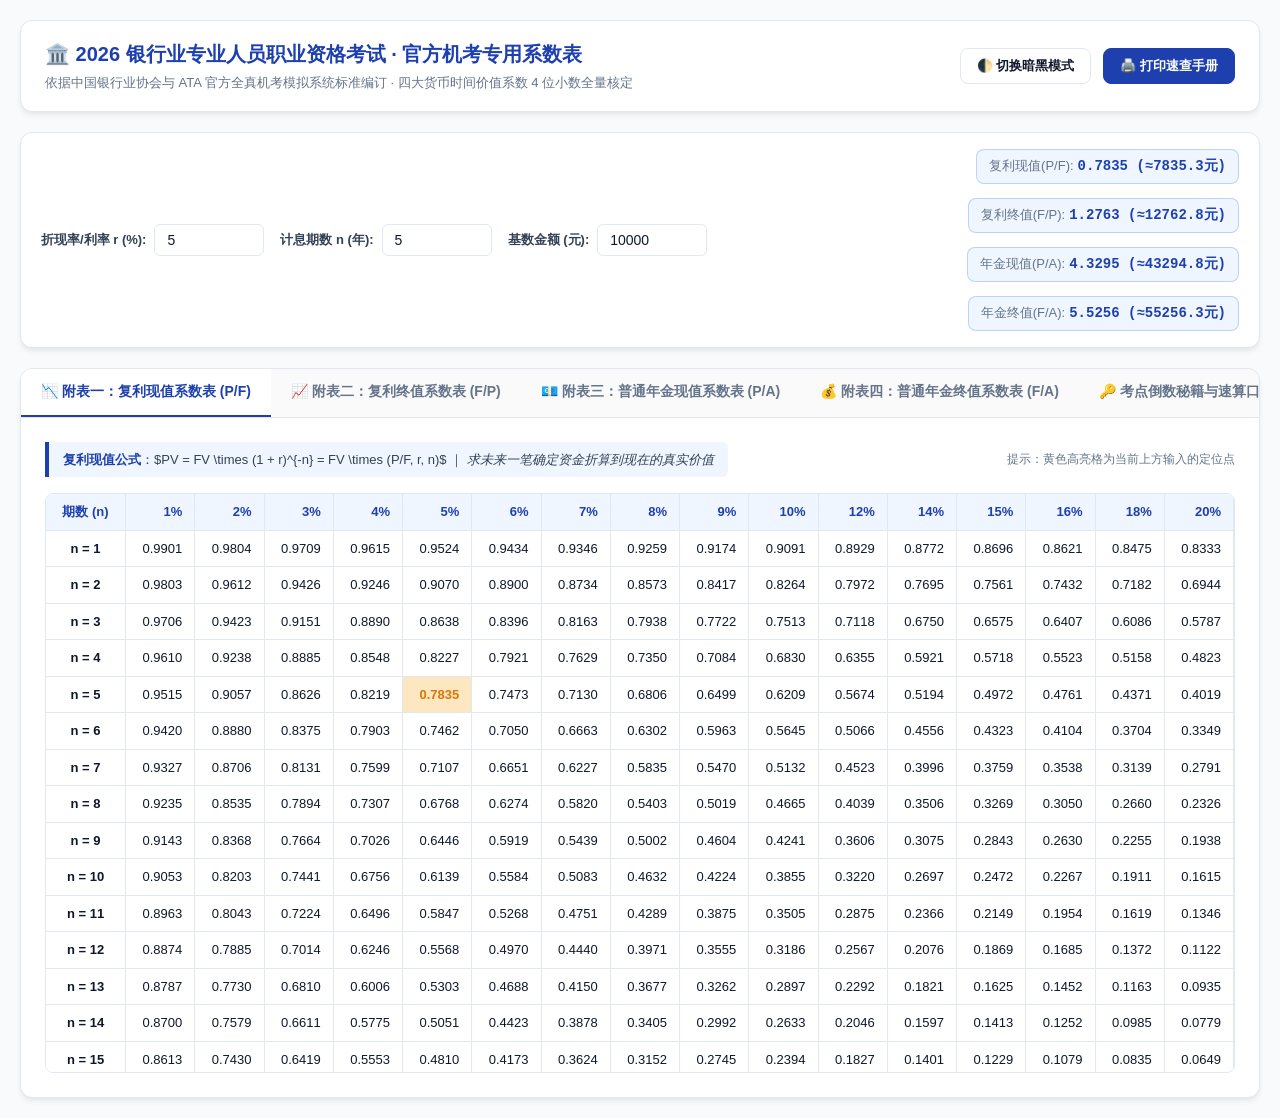
<file: 官方机考专用系数表_全景速查器.html>
<!DOCTYPE html>
<html lang="zh-CN">
<head>
  <meta charset="UTF-8">
  <meta name="viewport" content="width=device-width, initial-scale=1.0">
  <title>2026 银行从业初级资格考试 · 官方机考专用系数表与 TVM 全景速查器</title>
  <style>
    :root {
      --primary: #1e40af;
      --primary-light: #3b82f6;
      --primary-subtle: #eff6ff;
      --bg-page: #f8fafc;
      --bg-card: #ffffff;
      --text-main: #0f172a;
      --text-sub: #334155;
      --text-muted: #64748b;
      --border: #e2e8f0;
      --border-focus: #3b82f6;
      --accent-green: #059669;
      --accent-amber: #d97706;
      --shadow: 0 4px 6px -1px rgba(0, 0, 0, 0.07), 0 2px 4px -2px rgba(0, 0, 0, 0.05);
      --font-family: "Source Han Sans SC", "Noto Sans CJK SC", "Noto Sans SC", "PingFang SC", "Hiragino Sans GB", "Microsoft YaHei", sans-serif;
    }

    [data-theme="dark"] {
      --bg-page: #0b1120;
      --bg-card: #1e293b;
      --text-main: #f8fafc;
      --text-sub: #cbd5e1;
      --text-muted: #94a3b8;
      --border: #334155;
      --primary-subtle: #1e3a8a33;
      --shadow: 0 4px 6px -1px rgba(0, 0, 0, 0.3);
    }

    * {
      box-sizing: border-box;
      margin: 0;
      padding: 0;
    }

    body {
      font-family: var(--font-family);
      background-color: var(--bg-page);
      color: var(--text-main);
      line-height: 1.5;
      padding: 20px;
      -webkit-font-smoothing: antialiased;
    }

    .container {
      max-width: 1240px;
      margin: 0 auto;
    }

    /* 顶部导航与题头 */
    .header-bar {
      display: flex;
      justify-content: space-between;
      align-items: center;
      background: var(--bg-card);
      padding: 18px 24px;
      border-radius: 12px;
      border: 1px solid var(--border);
      box-shadow: var(--shadow);
      margin-bottom: 20px;
    }

    .header-title-group h1 {
      font-size: 20px;
      font-weight: 700;
      color: var(--primary);
      display: flex;
      align-items: center;
      gap: 8px;
    }

    .header-title-group p {
      font-size: 13px;
      color: var(--text-muted);
      margin-top: 4px;
    }

    .header-actions {
      display: flex;
      gap: 12px;
      align-items: center;
    }

    .btn {
      padding: 8px 16px;
      border-radius: 8px;
      font-size: 13px;
      font-weight: 600;
      cursor: pointer;
      border: 1px solid var(--border);
      background: var(--bg-card);
      color: var(--text-main);
      transition: all 0.2s ease;
      font-family: inherit;
    }

    .btn:hover {
      background: var(--primary-subtle);
      border-color: var(--primary-light);
      color: var(--primary);
    }

    .btn-primary {
      background: var(--primary);
      color: #ffffff;
      border-color: var(--primary);
    }

    .btn-primary:hover {
      background: var(--primary-light);
      color: #ffffff;
    }

    /* 快速检索与计算条 */
    .quick-search-box {
      background: var(--bg-card);
      padding: 16px 20px;
      border-radius: 12px;
      border: 1px solid var(--border);
      box-shadow: var(--shadow);
      margin-bottom: 20px;
      display: flex;
      flex-wrap: wrap;
      gap: 16px;
      align-items: center;
    }

    .search-field {
      display: flex;
      align-items: center;
      gap: 8px;
    }

    .search-field label {
      font-size: 13px;
      font-weight: 600;
      color: var(--text-sub);
    }

    .search-field input {
      padding: 7px 12px;
      border: 1px solid var(--border);
      border-radius: 6px;
      font-size: 14px;
      font-family: inherit;
      width: 110px;
      background: var(--bg-card);
      color: var(--text-main);
    }

    .search-field input:focus {
      outline: none;
      border-color: var(--border-focus);
      box-shadow: 0 0 0 2px rgba(59, 130, 246, 0.2);
    }

    .lookup-results-strip {
      display: flex;
      gap: 14px;
      flex: 1;
      justify-content: flex-end;
      flex-wrap: wrap;
    }

    .result-badge {
      background: var(--primary-subtle);
      border: 1px solid rgba(59, 130, 246, 0.3);
      padding: 6px 12px;
      border-radius: 8px;
      font-size: 13px;
    }

    .result-badge .badge-label {
      color: var(--text-muted);
      margin-right: 4px;
    }

    .result-badge .badge-val {
      font-weight: 700;
      color: var(--primary);
      font-family: "Courier New", Courier, monospace;
      font-size: 14px;
    }

    /* 选项卡面板 */
    .tabs-wrapper {
      background: var(--bg-card);
      border-radius: 12px;
      border: 1px solid var(--border);
      box-shadow: var(--shadow);
      overflow: hidden;
    }

    .tab-nav {
      display: flex;
      border-bottom: 1px solid var(--border);
      background: rgba(0, 0, 0, 0.02);
      overflow-x: auto;
    }

    .tab-btn {
      padding: 14px 20px;
      border: none;
      background: transparent;
      font-size: 14px;
      font-weight: 600;
      color: var(--text-muted);
      cursor: pointer;
      display: flex;
      align-items: center;
      gap: 8px;
      white-space: nowrap;
      border-bottom: 2px solid transparent;
      transition: all 0.2s ease;
      font-family: inherit;
    }

    .tab-btn:hover {
      color: var(--primary);
    }

    .tab-btn.active {
      color: var(--primary);
      border-bottom-color: var(--primary);
      background: var(--bg-card);
    }

    .tab-content {
      display: none;
      padding: 24px;
    }

    .tab-content.active {
      display: block;
    }

    .table-info-header {
      margin-bottom: 16px;
      display: flex;
      justify-content: space-between;
      align-items: center;
      flex-wrap: wrap;
      gap: 12px;
    }

    .formula-tag {
      background: var(--primary-subtle);
      border-left: 4px solid var(--primary);
      padding: 8px 14px;
      border-radius: 0 6px 6px 0;
      font-size: 13px;
      color: var(--text-sub);
    }

    .formula-tag strong {
      color: var(--primary);
    }

    /* 表格样式 */
    .table-responsive {
      max-height: 580px;
      overflow: auto;
      border: 1px solid var(--border);
      border-radius: 8px;
    }

    table.coeff-table {
      width: 100%;
      border-collapse: separate;
      border-spacing: 0;
      font-size: 13px;
      text-align: right;
    }

    table.coeff-table th,
    table.coeff-table td {
      padding: 8px 12px;
      border-bottom: 1px solid var(--border);
      border-right: 1px solid var(--border);
      white-space: nowrap;
    }

    table.coeff-table th {
      background: var(--primary-subtle);
      color: var(--primary);
      font-weight: 700;
      position: sticky;
      top: 0;
      z-index: 10;
    }

    table.coeff-table th.col-period,
    table.coeff-table td.col-period {
      position: sticky;
      left: 0;
      background: var(--bg-card);
      z-index: 5;
      text-align: center;
      font-weight: 600;
      width: 80px;
    }

    table.coeff-table th.col-period {
      z-index: 15;
      background: var(--primary-subtle);
    }

    table.coeff-table tr:hover td {
      background-color: rgba(59, 130, 246, 0.06);
    }

    table.coeff-table td.highlight-cell {
      background-color: rgba(245, 158, 11, 0.25) !important;
      font-weight: 700;
      color: var(--accent-amber);
    }

    /* 核心秘籍卡片 */
    .rules-grid {
      display: grid;
      grid-template-columns: repeat(auto-fit, minmax(320px, 1fr));
      gap: 16px;
    }

    .rule-card {
      border: 1px solid var(--border);
      border-radius: 8px;
      padding: 16px;
      background: var(--bg-card);
    }

    .rule-card-title {
      font-weight: 700;
      font-size: 14px;
      color: var(--primary);
      margin-bottom: 8px;
      display: flex;
      align-items: center;
      gap: 6px;
    }

    .rule-card-body {
      font-size: 13px;
      color: var(--text-sub);
      line-height: 1.6;
    }

    .mnemonic-quote {
      margin-top: 8px;
      padding: 6px 10px;
      background: rgba(217, 119, 6, 0.1);
      border-left: 3px solid var(--accent-amber);
      color: var(--accent-amber);
      font-weight: 600;
      border-radius: 0 4px 4px 0;
    }

    @media print {
      body {
        padding: 0;
        background: #fff;
      }
      .header-actions, .quick-search-box, .tab-nav {
        display: none !important;
      }
      .tab-content {
        display: block !important;
        page-break-after: always;
      }
    }
  </style>
</head>
<body>
  <div class="container">
    <!-- 头部工具栏 -->
    <header class="header-bar">
      <div class="header-title-group">
        <h1>🏛️ 2026 银行业专业人员职业资格考试 · 官方机考专用系数表</h1>
        <p>依据中国银行业协会与 ATA 官方全真机考模拟系统标准编订 · 四大货币时间价值系数 4 位小数全量核定</p>
      </div>
      <div class="header-actions">
        <button class="btn" onclick="toggleTheme()">🌓 切换暗黑模式</button>
        <button class="btn btn-primary" onclick="window.print()">🖨️ 打印速查手册</button>
      </div>
    </header>

    <!-- 顶部即时查表与 TVM 计算条 -->
    <section class="quick-search-box">
      <div class="search-field">
        <label for="rateInput">折现率/利率 r (%):</label>
        <input type="number" id="rateInput" value="5" step="0.5" min="0.1" max="100" oninput="updateQuickLookup()">
      </div>
      <div class="search-field">
        <label for="periodInput">计息期数 n (年):</label>
        <input type="number" id="periodInput" value="5" step="1" min="1" max="100" oninput="updateQuickLookup()">
      </div>
      <div class="search-field">
        <label for="amountInput">基数金额 (元):</label>
        <input type="number" id="amountInput" value="10000" step="1000" min="0" oninput="updateQuickLookup()">
      </div>

      <div class="lookup-results-strip" id="lookupResults">
        <div class="result-badge"><span class="badge-label">复利现值(P/F):</span><span class="badge-val" id="valPF">0.7835</span></div>
        <div class="result-badge"><span class="badge-label">复利终值(F/P):</span><span class="badge-val" id="valFP">1.2763</span></div>
        <div class="result-badge"><span class="badge-label">年金现值(P/A):</span><span class="badge-val" id="valPA">4.3295</span></div>
        <div class="result-badge"><span class="badge-label">年金终值(F/A):</span><span class="badge-val" id="valFA">5.5256</span></div>
      </div>
    </section>

    <!-- 选项卡展示区 -->
    <main class="tabs-wrapper">
      <nav class="tab-nav">
        <button class="tab-btn active" onclick="switchTab('pf')">📉 附表一：复利现值系数表 (P/F)</button>
        <button class="tab-btn" onclick="switchTab('fp')">📈 附表二：复利终值系数表 (F/P)</button>
        <button class="tab-btn" onclick="switchTab('pa')">💶 附表三：普通年金现值系数表 (P/A)</button>
        <button class="tab-btn" onclick="switchTab('fa')">💰 附表四：普通年金终值系数表 (F/A)</button>
        <button class="tab-btn" onclick="switchTab('tips')">🔑 考点倒数秘籍与速算口诀</button>
      </nav>

      <!-- 附表一：复利现值 -->
      <section class="tab-content active" id="tab-pf">
        <div class="table-info-header">
          <div class="formula-tag">
            <strong>复利现值公式</strong>：$PV = FV \times (1 + r)^{-n} = FV \times (P/F, r, n)$ ｜ <em>求未来一笔确定资金折算到现在的真实价值</em>
          </div>
          <span style="font-size:12px;color:var(--text-muted)">提示：黄色高亮格为当前上方输入的定位点</span>
        </div>
        <div class="table-responsive" id="tableContainerPF"></div>
      </section>

      <!-- 附表二：复利终值 -->
      <section class="tab-content" id="tab-fp">
        <div class="table-info-header">
          <div class="formula-tag">
            <strong>复利终值公式</strong>：$FV = PV \times (1 + r)^n = PV \times (F/P, r, n)$ ｜ <em>求现在一笔本金若干年后利滚利的本利和总额</em>
          </div>
        </div>
        <div class="table-responsive" id="tableContainerFP"></div>
      </section>

      <!-- 附表三：普通年金现值 -->
      <section class="tab-content" id="tab-pa">
        <div class="table-info-header">
          <div class="formula-tag">
            <strong>普通年金现值公式</strong>：$PV = A \times \frac{1 - (1 + r)^{-n}}{r} = A \times (P/A, r, n)$ ｜ <em>求每年等额收付多期款项折算到现在的一次性总价值</em>
          </div>
        </div>
        <div class="table-responsive" id="tableContainerPA"></div>
      </section>

      <!-- 附表四：普通年金终值 -->
      <section class="tab-content" id="tab-fa">
        <div class="table-info-header">
          <div class="formula-tag">
            <strong>普通年金终值公式</strong>：$FV = A \times \frac{(1 + r)^n - 1}{r} = A \times (F/A, r, n)$ ｜ <em>求每年年末定期定额投入，n 年后连本带利累积总金额</em>
          </div>
        </div>
        <div class="table-responsive" id="tableContainerFA"></div>
      </section>

      <!-- 考点秘籍 -->
      <section class="tab-content" id="tab-tips">
        <div class="rules-grid">
          <div class="rule-card">
            <div class="rule-card-title">⚖️ 互为倒数关系（机考必考）</div>
            <div class="rule-card-body">
              • <strong>复利终值系数</strong> 与 <strong>复利现值系数</strong> 互为倒数：$(F/P) \times (P/F) = 1$<br/>
              • <strong>普通年金终值系数</strong> 与 <strong>偿债基金系数</strong> 互为倒数：$(F/A) \times (A/F) = 1$<br/>
              • <strong>普通年金现值系数</strong> 与 <strong>投资回收系数</strong> 互为倒数：$(P/A) \times (A/P) = 1$
              <div class="mnemonic-quote">🔑 15字秒杀口诀：终现互倒年金配，偿债配终收配现。</div>
            </div>
          </div>

          <div class="rule-card">
            <div class="rule-card-title">📅 期初年金（先付年金）转换口诀</div>
            <div class="rule-card-body">
              期初每一笔款项比期末多滚存 1 期利息，故直接在期末年金基础上乘以 $(1 + r)$：<br/>
              • <strong>期初终值</strong>：$FV_{\text{due}} = A \times [(F/A, r, n+1) - 1]$<br/>
              • <strong>期初现值</strong>：$PV_{\text{due}} = A \times [(P/A, r, n-1) + 1]$
              <div class="mnemonic-quote">🔑 口诀：期初终值加一减一，期初现值减一加一。</div>
            </div>
          </div>

          <div class="rule-card">
            <div class="rule-card-title">♾️ 永续年金现值直接秒杀</div>
            <div class="rule-card-body">
              无限期等额支付的年金（如优先股股息、永久奖学金基金）：<br/>
              • <strong>标准永续年金</strong>：$PV = C / r$ （直接拿每年分红除以贴现率）<br/>
              • <strong>增长型永续年金</strong>：$PV = C_1 / (r - g)$ （除以利率与增长率之差）
              <div class="mnemonic-quote">🔑 口诀：永续年金求现值，年金直接除以收益率。</div>
            </div>
          </div>

          <div class="rule-card">
            <div class="rule-card-title">⚡ 72 法则极速翻倍估算</div>
            <div class="rule-card-body">
              利用 72 法则无需查表即可心算资产翻倍所需年限：<br/>
              • 翻倍年限 $n \approx 72 / (r \times 100)$<br/>
              • 若年收益率为 8%，本金翻倍所需年限为：$72 / 8 = 9$ 年。<br/>
              • 验证查表：$(F/P, 8\%, 9) = 1.9990 \approx 2.0000$ 倍！
              <div class="mnemonic-quote">🔑 口诀：本金翻倍用七二，七十二除以收益率。</div>
            </div>
          </div>
        </div>
      </section>
    </main>
  </div>

  <script>
    const RATES = [1, 2, 3, 4, 5, 6, 7, 8, 9, 10, 12, 14, 15, 16, 18, 20];
    const PERIODS = [1, 2, 3, 4, 5, 6, 7, 8, 9, 10, 11, 12, 13, 14, 15, 16, 17, 18, 19, 20, 25, 30];

    function calcCoeff(type, r, n) {
      const dec = r / 100;
      if (type === "fp") return Math.pow(1 + dec, n);
      if (type === "pf") return Math.pow(1 + dec, -n);
      if (type === "fa") return (Math.pow(1 + dec, n) - 1) / dec;
      if (type === "pa") return (1 - Math.pow(1 + dec, -n)) / dec;
      return 0;
    }

    function renderTable(containerId, type) {
      const container = document.getElementById(containerId);
      if (!container) return;

      let html = '<table class="coeff-table"><thead><tr><th class="col-period">期数 (n)</th>';
      for (const r of RATES) {
        html += `<th>${r}%</th>`;
      }
      html += '</tr></thead><tbody>';

      for (const n of PERIODS) {
        html += `<tr><td class="col-period">n = ${n}</td>`;
        for (const r of RATES) {
          const val = calcCoeff(type, r, n).toFixed(4);
          html += `<td data-rate="${r}" data-period="${n}">${val}</td>`;
        }
        html += '</tr>';
      }
      html += '</tbody></table>';
      container.innerHTML = html;
    }

    function updateQuickLookup() {
      const r = parseFloat(document.getElementById("rateInput").value) || 0;
      const n = parseInt(document.getElementById("periodInput").value) || 0;
      const amt = parseFloat(document.getElementById("amountInput").value) || 0;

      const pf = calcCoeff("pf", r, n);
      const fp = calcCoeff("fp", r, n);
      const pa = calcCoeff("pa", r, n);
      const fa = calcCoeff("fa", r, n);

      document.getElementById("valPF").innerText = pf.toFixed(4) + (amt > 0 ? ` (≈${(amt*pf).toFixed(1)}元)` : "");
      document.getElementById("valFP").innerText = fp.toFixed(4) + (amt > 0 ? ` (≈${(amt*fp).toFixed(1)}元)` : "");
      document.getElementById("valPA").innerText = pa.toFixed(4) + (amt > 0 ? ` (≈${(amt*pa).toFixed(1)}元)` : "");
      document.getElementById("valFA").innerText = fa.toFixed(4) + (amt > 0 ? ` (≈${(amt*fa).toFixed(1)}元)` : "");

      // 高亮匹配表格单元格
      document.querySelectorAll(".coeff-table td.highlight-cell").forEach(el => el.classList.remove("highlight-cell"));
      document.querySelectorAll(`.coeff-table td[data-rate="${r}"][data-period="${n}"]`).forEach(el => {
        el.classList.add("highlight-cell");
      });
    }

    function switchTab(tabKey) {
      document.querySelectorAll(".tab-btn").forEach(b => b.classList.remove("active"));
      document.querySelectorAll(".tab-content").forEach(c => c.classList.remove("active"));

      const activeBtn = Array.from(document.querySelectorAll(".tab-btn")).find(b => b.getAttribute("onclick").includes(tabKey));
      if (activeBtn) activeBtn.classList.add("active");

      const activeContent = document.getElementById("tab-" + tabKey);
      if (activeContent) activeContent.classList.add("active");
    }

    function toggleTheme() {
      const current = document.documentElement.getAttribute("data-theme");
      const next = current === "dark" ? "light" : "dark";
      document.documentElement.setAttribute("data-theme", next);
    }

    // 初始化渲染四大表格
    renderTable("tableContainerPF", "pf");
    renderTable("tableContainerFP", "fp");
    renderTable("tableContainerPA", "pa");
    renderTable("tableContainerFA", "fa");
    updateQuickLookup();
  </script>
</body>
</html>
</file>
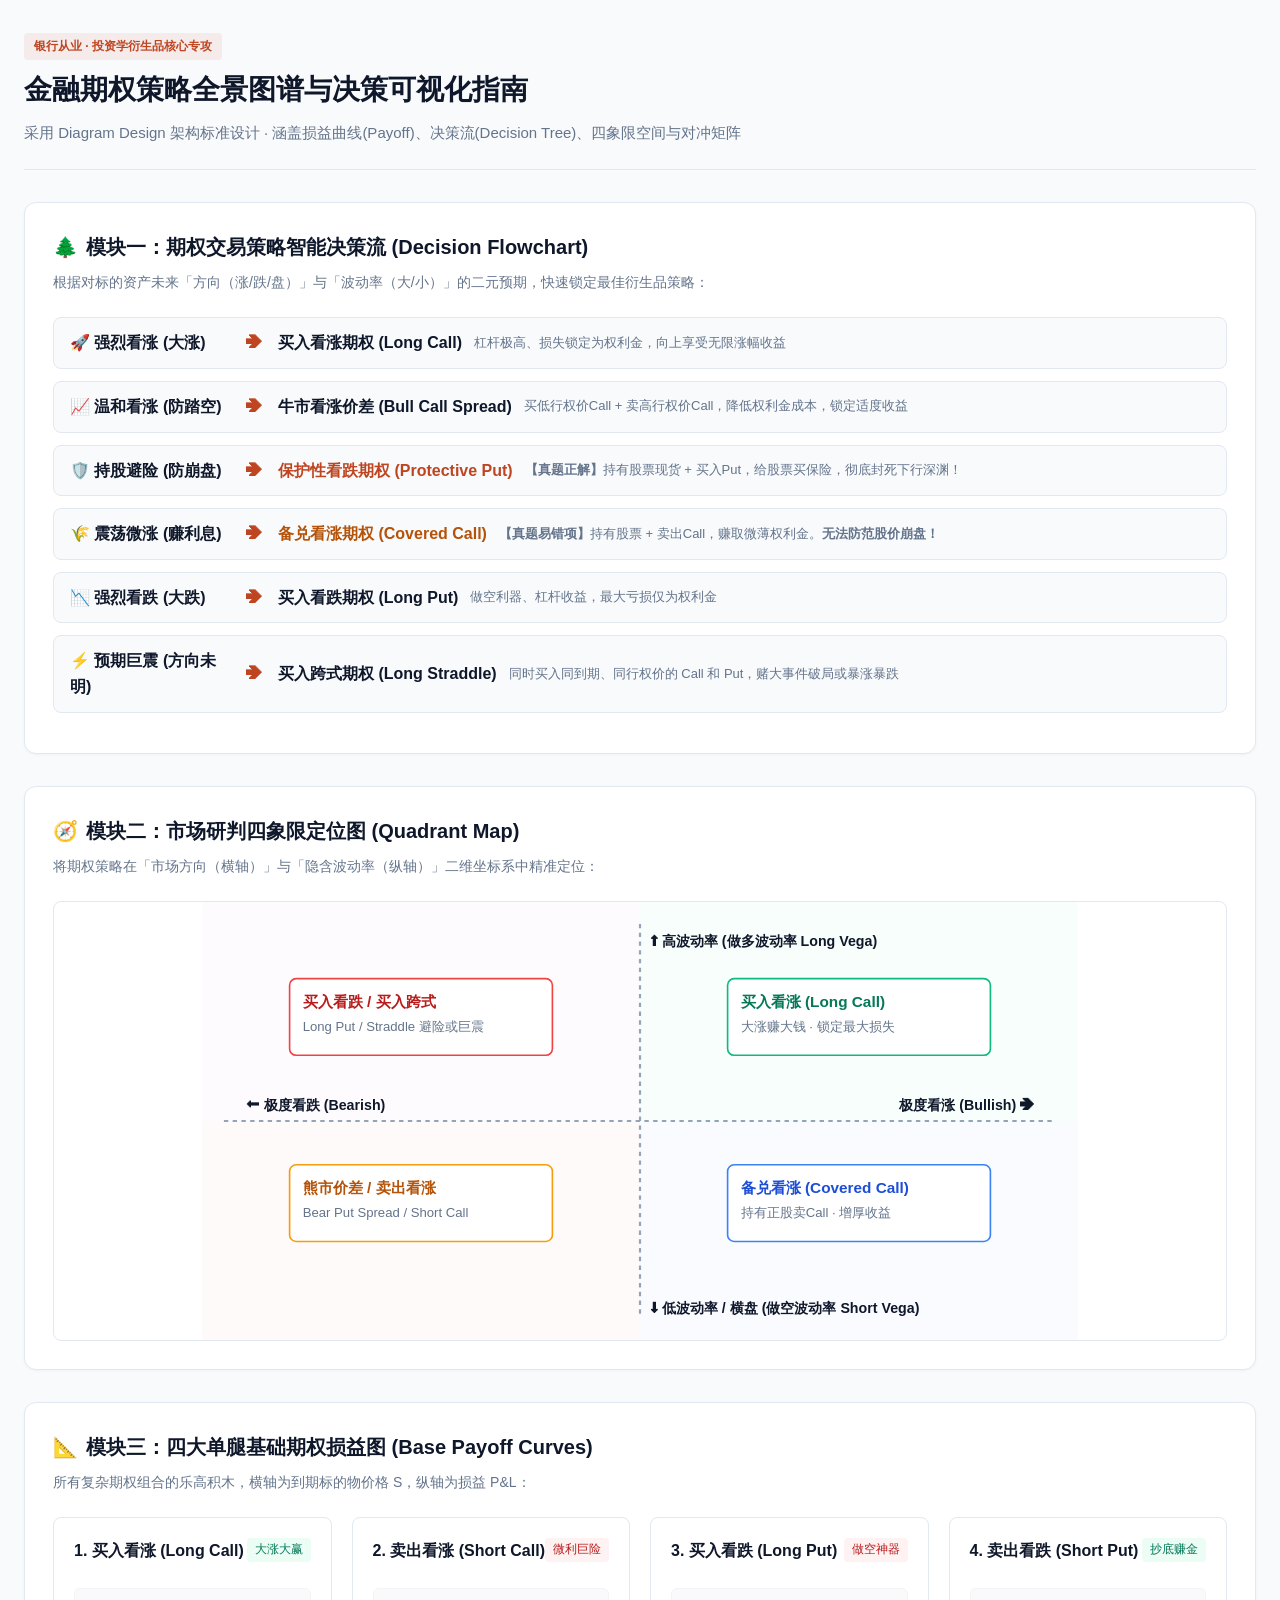
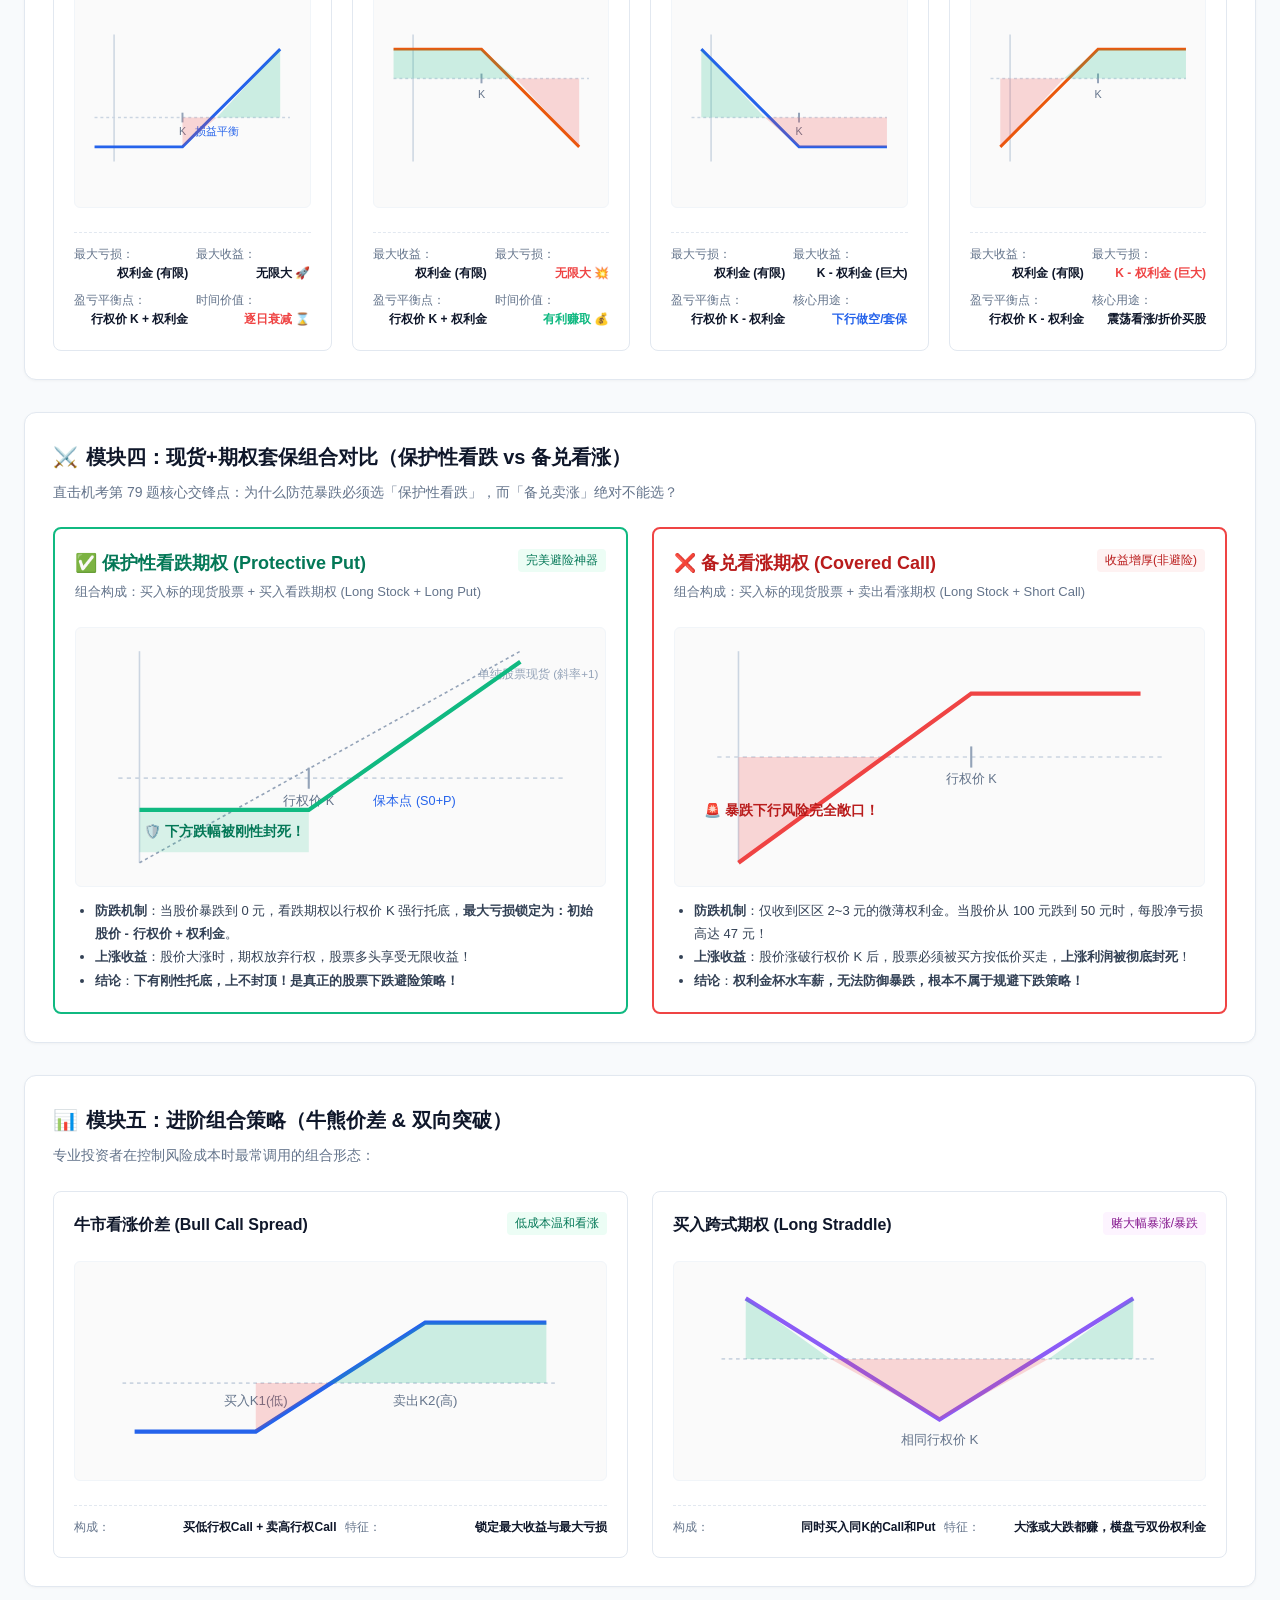
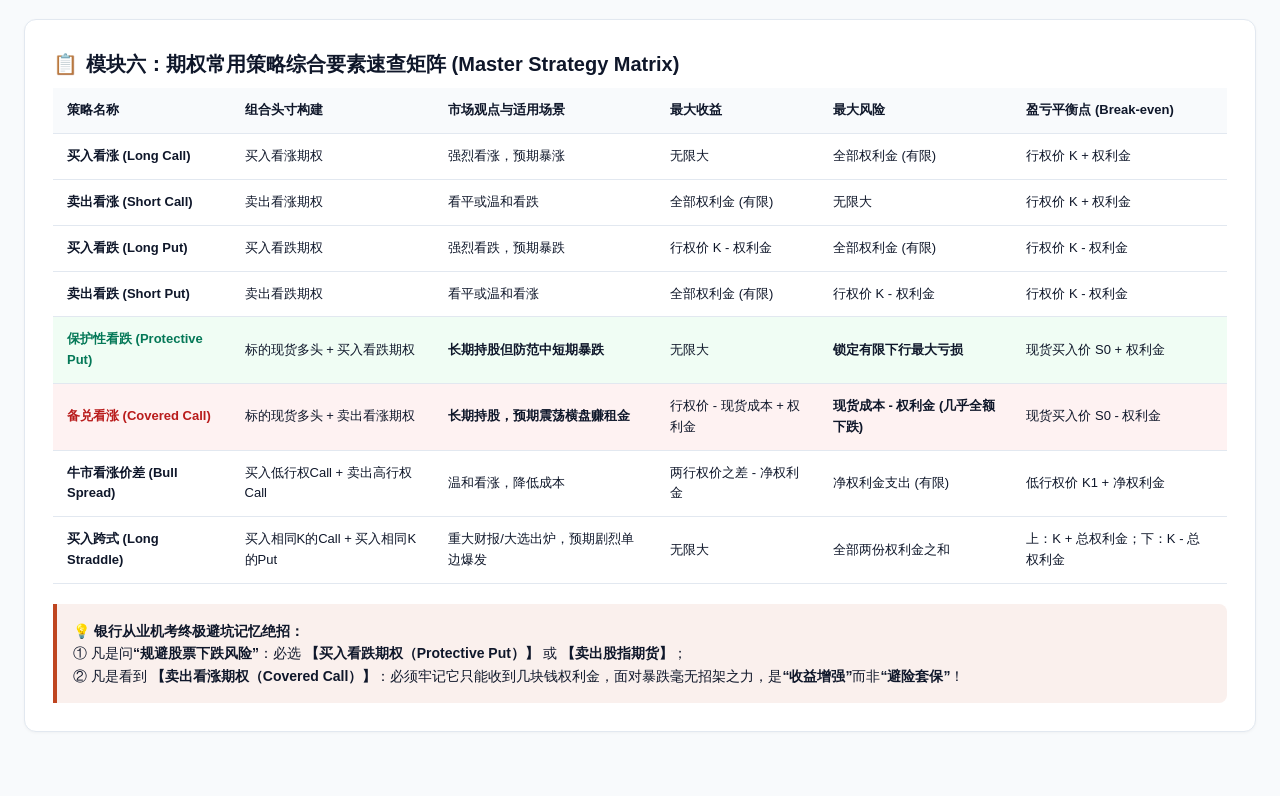
<file: 期权策略全景图谱_可视化指南.html>
<!DOCTYPE html>
<html lang="zh-CN">
<head>
  <meta charset="UTF-8">
  <meta name="viewport" content="width=device-width, initial-scale=1.0">
  <title>金融期权策略全景图谱与决策可视化指南</title>
  <style>
    :root {
      --bg: #f8fafc;
      --card-bg: #ffffff;
      --card-border: #e2e8f0;
      --text-main: #0f172a;
      --text-muted: #64748b;
      --accent: #bf4520;
      --accent-tint: rgba(191, 69, 32, 0.08);
      --profit: #10b981;
      --profit-fill: rgba(16, 185, 129, 0.12);
      --loss: #ef4444;
      --loss-fill: rgba(239, 68, 68, 0.12);
      --curve: #2563eb;
      --font-family: "Source Han Sans SC", "Noto Sans CJK SC", "Noto Sans SC", -apple-system, BlinkMacSystemFont, "Segoe UI", Roboto, sans-serif;
    }

    * { box-sizing: border-box; margin: 0; padding: 0; }
    body {
      font-family: var(--font-family);
      background-color: var(--bg);
      color: var(--text-main);
      line-height: 1.6;
      padding: 32px 24px;
    }

    .container {
      max-width: 1280px;
      margin: 0 auto;
    }

    header {
      margin-bottom: 32px;
      padding-bottom: 24px;
      border-bottom: 1px solid var(--card-border);
    }
    .badge {
      display: inline-block;
      padding: 4px 10px;
      font-size: 12px;
      font-weight: 600;
      background: var(--accent-tint);
      color: var(--accent);
      border-radius: 4px;
      margin-bottom: 8px;
    }
    h1 { font-size: 28px; font-weight: 700; color: var(--text-main); margin-bottom: 8px; }
    .subtitle { color: var(--text-muted); font-size: 15px; }

    /* Section Styling */
    section {
      background: var(--card-bg);
      border: 1px solid var(--card-border);
      border-radius: 12px;
      padding: 28px;
      margin-bottom: 32px;
      box-shadow: 0 1px 3px rgba(0,0,0,0.04);
    }
    .section-title {
      font-size: 20px;
      font-weight: 700;
      margin-bottom: 8px;
      display: flex;
      align-items: center;
      gap: 8px;
    }
    .section-desc {
      color: var(--text-muted);
      font-size: 14px;
      margin-bottom: 24px;
    }

    /* Grid Layouts */
    .grid-2 {
      display: grid;
      grid-template-columns: repeat(auto-fit, minmax(480px, 1fr));
      gap: 24px;
    }
    .grid-4 {
      display: grid;
      grid-template-columns: repeat(auto-fit, minmax(260px, 1fr));
      gap: 20px;
    }

    /* Strategy Card */
    .strategy-card {
      background: #ffffff;
      border: 1px solid var(--card-border);
      border-radius: 8px;
      padding: 20px;
      display: flex;
      flex-direction: column;
    }
    .strategy-header {
      display: flex;
      justify-content: space-between;
      align-items: flex-start;
      margin-bottom: 12px;
    }
    .strategy-name { font-size: 16px; font-weight: 700; }
    .strategy-tag {
      font-size: 12px;
      padding: 2px 8px;
      border-radius: 4px;
      font-weight: 500;
    }
    .tag-bull { background: #ecfdf5; color: #047857; }
    .tag-bear { background: #fef2f2; color: #b91c1c; }
    .tag-neutral { background: #eff6ff; color: #1d4ed8; }
    .tag-vol { background: #fdf4ff; color: #86198f; }

    /* Chart Container */
    .chart-box {
      width: 100%;
      height: 220px;
      margin: 12px 0;
      background: #fafafa;
      border-radius: 6px;
      border: 1px solid #f1f5f9;
      position: relative;
    }
    svg.payoff-svg {
      width: 100%;
      height: 100%;
      overflow: visible;
    }

    .metrics-row {
      display: grid;
      grid-template-columns: 1fr 1fr;
      gap: 8px;
      font-size: 12px;
      margin-top: 12px;
      padding-top: 12px;
      border-top: 1px dashed var(--card-border);
    }
    .metric-item span:first-child { color: var(--text-muted); }
    .metric-item span:last-child { font-weight: 600; float: right; }

    /* Interactive Decision Tree / Flowchart */
    .flow-step {
      display: flex;
      align-items: center;
      gap: 16px;
      padding: 12px 16px;
      background: #f8fafc;
      border: 1px solid #e2e8f0;
      border-radius: 8px;
      margin-bottom: 12px;
    }
    .flow-condition {
      font-weight: 700;
      color: var(--text-main);
      width: 160px;
      flex-shrink: 0;
    }
    .flow-arrow { color: var(--accent); font-weight: 900; }
    .flow-strategy {
      display: flex;
      align-items: center;
      gap: 12px;
      flex-grow: 1;
    }
    .flow-desc { font-size: 13px; color: var(--text-muted); }

    /* Quadrant Map SVG */
    .quadrant-box {
      width: 100%;
      height: 440px;
      background: #ffffff;
      border: 1px solid var(--card-border);
      border-radius: 8px;
    }

    /* Comparison Table */
    table.data-table {
      width: 100%;
      border-collapse: collapse;
      font-size: 13px;
    }
    table.data-table th, table.data-table td {
      padding: 12px 14px;
      text-align: left;
      border-bottom: 1px solid var(--card-border);
    }
    table.data-table th {
      background: #f8fafc;
      font-weight: 600;
      color: var(--text-main);
    }
    table.data-table tr:hover { background: #fdfdfe; }

    .callout {
      padding: 16px;
      border-left: 4px solid var(--accent);
      background: var(--accent-tint);
      border-radius: 0 8px 8px 0;
      margin-top: 20px;
      font-size: 14px;
    }
  </style>
</head>
<body>

<div class="container">

  <!-- Header -->
  <header>
    <div class="badge">银行从业 · 投资学衍生品核心专攻</div>
    <h1>金融期权策略全景图谱与决策可视化指南</h1>
    <p class="subtitle">采用 Diagram Design 架构标准设计 · 涵盖损益曲线(Payoff)、决策流(Decision Tree)、四象限空间与对冲矩阵</p>
  </header>

  <!-- Section 1: 策略选择决策树 -->
  <section>
    <div class="section-title">
      <span>🌲</span> 模块一：期权交易策略智能决策流 (Decision Flowchart)
    </div>
    <p class="section-desc">根据对标的资产未来「方向（涨/跌/盘）」与「波动率（大/小）」的二元预期，快速锁定最佳衍生品策略：</p>

    <div class="flow-step">
      <div class="flow-condition">🚀 强烈看涨 (大涨)</div>
      <div class="flow-arrow">➔</div>
      <div class="flow-strategy">
        <strong>买入看涨期权 (Long Call)</strong>
        <span class="flow-desc">杠杆极高、损失锁定为权利金，向上享受无限涨幅收益</span>
      </div>
    </div>

    <div class="flow-step">
      <div class="flow-condition">📈 温和看涨 (防踏空)</div>
      <div class="flow-arrow">➔</div>
      <div class="flow-strategy">
        <strong>牛市看涨价差 (Bull Call Spread)</strong>
        <span class="flow-desc">买低行权价Call + 卖高行权价Call，降低权利金成本，锁定适度收益</span>
      </div>
    </div>

    <div class="flow-step">
      <div class="flow-condition">🛡️ 持股避险 (防崩盘)</div>
      <div class="flow-arrow">➔</div>
      <div class="flow-strategy">
        <strong style="color:var(--accent);">保护性看跌期权 (Protective Put)</strong>
        <span class="flow-desc"><strong>【真题正解】</strong>持有股票现货 + 买入Put，给股票买保险，彻底封死下行深渊！</span>
      </div>
    </div>

    <div class="flow-step">
      <div class="flow-condition">🌾 震荡微涨 (赚利息)</div>
      <div class="flow-arrow">➔</div>
      <div class="flow-strategy">
        <strong style="color:#b45309;">备兑看涨期权 (Covered Call)</strong>
        <span class="flow-desc"><strong>【真题易错项】</strong>持有股票 + 卖出Call，赚取微薄权利金。<strong>无法防范股价崩盘！</strong></span>
      </div>
    </div>

    <div class="flow-step">
      <div class="flow-condition">📉 强烈看跌 (大跌)</div>
      <div class="flow-arrow">➔</div>
      <div class="flow-strategy">
        <strong>买入看跌期权 (Long Put)</strong>
        <span class="flow-desc">做空利器、杠杆收益，最大亏损仅为权利金</span>
      </div>
    </div>

    <div class="flow-step">
      <div class="flow-condition">⚡ 预期巨震 (方向未明)</div>
      <div class="flow-arrow">➔</div>
      <div class="flow-strategy">
        <strong>买入跨式期权 (Long Straddle)</strong>
        <span class="flow-desc">同时买入同到期、同行权价的 Call 和 Put，赌大事件破局或暴涨暴跌</span>
      </div>
    </div>
  </section>

  <!-- Section 2: 四象限策略矩阵 -->
  <section>
    <div class="section-title">
      <span>🧭</span> 模块二：市场研判四象限定位图 (Quadrant Map)
    </div>
    <p class="section-desc">将期权策略在「市场方向（横轴）」与「隐含波动率（纵轴）」二维坐标系中精准定位：</p>
    
    <div class="quadrant-box">
      <svg viewBox="0 0 800 400" style="width:100%; height:100%; font-family:var(--font-family);">
        <!-- Background fills -->
        <rect x="0" y="0" width="400" height="200" fill="#fdf4ff" opacity="0.4"/>
        <rect x="400" y="0" width="400" height="200" fill="#ecfdf5" opacity="0.4"/>
        <rect x="0" y="200" width="400" height="200" fill="#fef2f2" opacity="0.4"/>
        <rect x="400" y="200" width="400" height="200" fill="#eff6ff" opacity="0.4"/>

        <!-- Axes -->
        <line x1="400" y1="20" x2="400" y2="380" stroke="#94a3b8" stroke-width="2" stroke-dasharray="4 4"/>
        <line x1="20" y1="200" x2="780" y2="200" stroke="#94a3b8" stroke-width="2" stroke-dasharray="4 4"/>

        <!-- Axis Labels -->
        <text x="760" y="190" font-size="13" font-weight="700" fill="#0f172a" text-anchor="end">极度看涨 (Bullish) ➔</text>
        <text x="40" y="190" font-size="13" font-weight="700" fill="#0f172a" text-anchor="start">⬅ 极度看跌 (Bearish)</text>
        <text x="410" y="40" font-size="13" font-weight="700" fill="#0f172a">⬆ 高波动率 (做多波动率 Long Vega)</text>
        <text x="410" y="375" font-size="13" font-weight="700" fill="#0f172a">⬇ 低波动率 / 横盘 (做空波动率 Short Vega)</text>

        <!-- Quadrant 1 (Top-Right): Bullish + High Vol -->
        <g transform="translate(480, 70)">
          <rect width="240" height="70" rx="6" fill="#ffffff" stroke="#10b981" stroke-width="1.5"/>
          <text x="12" y="26" font-size="14" font-weight="700" fill="#047857">买入看涨 (Long Call)</text>
          <text x="12" y="48" font-size="12" fill="#64748b">大涨赚大钱 · 锁定最大损失</text>
        </g>

        <!-- Quadrant 2 (Top-Left): Bearish + High Vol -->
        <g transform="translate(80, 70)">
          <rect width="240" height="70" rx="6" fill="#ffffff" stroke="#ef4444" stroke-width="1.5"/>
          <text x="12" y="26" font-size="14" font-weight="700" fill="#b91c1c">买入看跌 / 买入跨式</text>
          <text x="12" y="48" font-size="12" fill="#64748b">Long Put / Straddle 避险或巨震</text>
        </g>

        <!-- Quadrant 3 (Bottom-Left): Bearish + Low Vol -->
        <g transform="translate(80, 240)">
          <rect width="240" height="70" rx="6" fill="#ffffff" stroke="#f59e0b" stroke-width="1.5"/>
          <text x="12" y="26" font-size="14" font-weight="700" fill="#b45309">熊市价差 / 卖出看涨</text>
          <text x="12" y="48" font-size="12" fill="#64748b">Bear Put Spread / Short Call</text>
        </g>

        <!-- Quadrant 4 (Bottom-Right): Bullish + Low Vol -->
        <g transform="translate(480, 240)">
          <rect width="240" height="70" rx="6" fill="#ffffff" stroke="#3b82f6" stroke-width="1.5"/>
          <text x="12" y="26" font-size="14" font-weight="700" fill="#1d4ed8">备兑看涨 (Covered Call)</text>
          <text x="12" y="48" font-size="12" fill="#64748b">持有正股卖Call · 增厚收益</text>
        </g>
      </svg>
    </div>
  </section>

  <!-- Section 3: 四大基础单腿期权损益图 -->
  <section>
    <div class="section-title">
      <span>📐</span> 模块三：四大单腿基础期权损益图 (Base Payoff Curves)
    </div>
    <p class="section-desc">所有复杂期权组合的乐高积木，横轴为到期标的物价格 S，纵轴为损益 P&L：</p>

    <div class="grid-4">
      <!-- 1. Long Call -->
      <div class="strategy-card">
        <div class="strategy-header">
          <div class="strategy-name">1. 买入看涨 (Long Call)</div>
          <span class="strategy-tag tag-bull">大涨大赢</span>
        </div>
        <div class="chart-box">
          <svg class="payoff-svg" viewBox="0 0 240 160">
            <!-- Axes -->
            <line x1="20" y1="100" x2="220" y2="100" stroke="#cbd5e1" stroke-width="1.5" stroke-dasharray="3 3"/>
            <line x1="40" y1="15" x2="40" y2="145" stroke="#cbd5e1" stroke-width="1.5"/>
            <!-- K marker -->
            <line x1="110" y1="95" x2="110" y2="105" stroke="#94a3b8" stroke-width="2"/>
            <text x="110" y="118" font-size="11" fill="#64748b" text-anchor="middle">K</text>
            <text x="145" y="118" font-size="11" fill="#2563eb" text-anchor="middle">损益平衡</text>
            <!-- Curve -->
            <polyline points="20,130 110,130 210,30" fill="none" stroke="#2563eb" stroke-width="3"/>
            <!-- Shaded profit/loss -->
            <polygon points="110,100 110,130 145,100" fill="rgba(239, 68, 68, 0.2)"/>
            <polygon points="145,100 210,30 210,100" fill="rgba(16, 185, 129, 0.2)"/>
          </svg>
        </div>
        <div class="metrics-row">
          <div class="metric-item"><span>最大亏损：</span><span>权利金 (有限)</span></div>
          <div class="metric-item"><span>最大收益：</span><span>无限大 🚀</span></div>
          <div class="metric-item"><span>盈亏平衡点：</span><span>行权价 K + 权利金</span></div>
          <div class="metric-item"><span>时间价值：</span><span style="color:#ef4444;">逐日衰减 ⌛</span></div>
        </div>
      </div>

      <!-- 2. Short Call -->
      <div class="strategy-card">
        <div class="strategy-header">
          <div class="strategy-name">2. 卖出看涨 (Short Call)</div>
          <span class="strategy-tag tag-bear">微利巨险</span>
        </div>
        <div class="chart-box">
          <svg class="payoff-svg" viewBox="0 0 240 160">
            <line x1="20" y1="60" x2="220" y2="60" stroke="#cbd5e1" stroke-width="1.5" stroke-dasharray="3 3"/>
            <line x1="40" y1="15" x2="40" y2="145" stroke="#cbd5e1" stroke-width="1.5"/>
            <line x1="110" y1="55" x2="110" y2="65" stroke="#94a3b8" stroke-width="2"/>
            <text x="110" y="80" font-size="11" fill="#64748b" text-anchor="middle">K</text>
            <!-- Curve -->
            <polyline points="20,30 110,30 210,130" fill="none" stroke="#ea580c" stroke-width="3"/>
            <polygon points="20,30 110,30 145,60 20,60" fill="rgba(16, 185, 129, 0.2)"/>
            <polygon points="145,60 210,130 210,60" fill="rgba(239, 68, 68, 0.2)"/>
          </svg>
        </div>
        <div class="metrics-row">
          <div class="metric-item"><span>最大收益：</span><span>权利金 (有限)</span></div>
          <div class="metric-item"><span>最大亏损：</span><span style="color:#ef4444;">无限大 💥</span></div>
          <div class="metric-item"><span>盈亏平衡点：</span><span>行权价 K + 权利金</span></div>
          <div class="metric-item"><span>时间价值：</span><span style="color:#10b981;">有利赚取 💰</span></div>
        </div>
      </div>

      <!-- 3. Long Put -->
      <div class="strategy-card">
        <div class="strategy-header">
          <div class="strategy-name">3. 买入看跌 (Long Put)</div>
          <span class="strategy-tag tag-bear">做空神器</span>
        </div>
        <div class="chart-box">
          <svg class="payoff-svg" viewBox="0 0 240 160">
            <line x1="20" y1="100" x2="220" y2="100" stroke="#cbd5e1" stroke-width="1.5" stroke-dasharray="3 3"/>
            <line x1="40" y1="15" x2="40" y2="145" stroke="#cbd5e1" stroke-width="1.5"/>
            <line x1="130" y1="95" x2="130" y2="105" stroke="#94a3b8" stroke-width="2"/>
            <text x="130" y="118" font-size="11" fill="#64748b" text-anchor="middle">K</text>
            <!-- Curve -->
            <polyline points="30,30 130,130 220,130" fill="none" stroke="#2563eb" stroke-width="3"/>
            <polygon points="30,30 95,100 30,100" fill="rgba(16, 185, 129, 0.2)"/>
            <polygon points="95,100 130,130 220,130 220,100" fill="rgba(239, 68, 68, 0.2)"/>
          </svg>
        </div>
        <div class="metrics-row">
          <div class="metric-item"><span>最大亏损：</span><span>权利金 (有限)</span></div>
          <div class="metric-item"><span>最大收益：</span><span>K - 权利金 (巨大)</span></div>
          <div class="metric-item"><span>盈亏平衡点：</span><span>行权价 K - 权利金</span></div>
          <div class="metric-item"><span>核心用途：</span><span style="color:#2563eb;">下行做空/套保</span></div>
        </div>
      </div>

      <!-- 4. Short Put -->
      <div class="strategy-card">
        <div class="strategy-header">
          <div class="strategy-name">4. 卖出看跌 (Short Put)</div>
          <span class="strategy-tag tag-bull">抄底赚金</span>
        </div>
        <div class="chart-box">
          <svg class="payoff-svg" viewBox="0 0 240 160">
            <line x1="20" y1="60" x2="220" y2="60" stroke="#cbd5e1" stroke-width="1.5" stroke-dasharray="3 3"/>
            <line x1="40" y1="15" x2="40" y2="145" stroke="#cbd5e1" stroke-width="1.5"/>
            <line x1="130" y1="55" x2="130" y2="65" stroke="#94a3b8" stroke-width="2"/>
            <text x="130" y="80" font-size="11" fill="#64748b" text-anchor="middle">K</text>
            <!-- Curve -->
            <polyline points="30,130 130,30 220,30" fill="none" stroke="#ea580c" stroke-width="3"/>
            <polygon points="30,130 95,60 30,60" fill="rgba(239, 68, 68, 0.2)"/>
            <polygon points="95,60 130,30 220,30 220,60" fill="rgba(16, 185, 129, 0.2)"/>
          </svg>
        </div>
        <div class="metrics-row">
          <div class="metric-item"><span>最大收益：</span><span>权利金 (有限)</span></div>
          <div class="metric-item"><span>最大亏损：</span><span style="color:#ef4444;">K - 权利金 (巨大)</span></div>
          <div class="metric-item"><span>盈亏平衡点：</span><span>行权价 K - 权利金</span></div>
          <div class="metric-item"><span>核心用途：</span><span>震荡看涨/折价买股</span></div>
        </div>
      </div>
    </div>
  </section>

  <!-- Section 4: 现货+期权核心组合对比（解密本题争议点） -->
  <section>
    <div class="section-title">
      <span>⚔️</span> 模块四：现货+期权套保组合对比（保护性看跌 vs 备兑看涨）
    </div>
    <p class="section-desc">直击机考第 79 题核心交锋点：为什么防范暴跌必须选「保护性看跌」，而「备兑卖涨」绝对不能选？</p>

    <div class="grid-2">
      <!-- Protective Put -->
      <div class="strategy-card" style="border: 2px solid #10b981;">
        <div class="strategy-header">
          <div>
            <div class="strategy-name" style="color:#047857; font-size:18px;">✅ 保护性看跌期权 (Protective Put)</div>
            <div style="font-size:13px; color:#64748b; margin-top:4px;">组合构成：买入标的现货股票 + 买入看跌期权 (Long Stock + Long Put)</div>
          </div>
          <span class="strategy-tag tag-bull">完美避险神器</span>
        </div>
        
        <div class="chart-box" style="height:260px;">
          <svg class="payoff-svg" viewBox="0 0 500 240">
            <!-- Grid lines -->
            <line x1="40" y1="140" x2="460" y2="140" stroke="#cbd5e1" stroke-width="1.5" stroke-dasharray="4 4"/>
            <line x1="60" y1="20" x2="60" y2="220" stroke="#cbd5e1" stroke-width="1.5"/>
            <!-- K marker -->
            <line x1="220" y1="130" x2="220" y2="150" stroke="#94a3b8" stroke-width="2"/>
            <text x="220" y="165" font-size="12" fill="#64748b" text-anchor="middle">行权价 K</text>
            <text x="320" y="165" font-size="12" fill="#2563eb" text-anchor="middle">保本点 (S0+P)</text>

            <!-- Components dashed -->
            <line x1="60" y1="220" x2="420" y2="20" stroke="#94a3b8" stroke-width="1.5" stroke-dasharray="3 3"/>
            <text x="380" y="45" font-size="11" fill="#94a3b8">单纯股票现货 (斜率+1)</text>

            <!-- Payoff Curve -->
            <polyline points="60,170 220,170 420,30" fill="none" stroke="#10b981" stroke-width="4"/>
            <!-- Floor protection annotation -->
            <rect x="60" y="170" width="160" height="40" fill="rgba(16, 185, 129, 0.15)"/>
            <text x="140" y="195" font-size="13" font-weight="700" fill="#047857" text-anchor="middle">🛡️ 下方跌幅被刚性封死！</text>
          </svg>
        </div>

        <ul style="font-size:13px; line-height:1.8; color:#334155; padding-left:20px;">
          <li><strong>防跌机制</strong>：当股价暴跌到 0 元，看跌期权以行权价 K 强行托底，<strong>最大亏损锁定为：初始股价 - 行权价 + 权利金</strong>。</li>
          <li><strong>上涨收益</strong>：股价大涨时，期权放弃行权，股票多头享受无限收益！</li>
          <li><strong>结论</strong>：<strong>下有刚性托底，上不封顶！是真正的股票下跌避险策略！</strong></li>
        </ul>
      </div>

      <!-- Covered Call -->
      <div class="strategy-card" style="border: 2px solid #ef4444;">
        <div class="strategy-header">
          <div>
            <div class="strategy-name" style="color:#b91c1c; font-size:18px;">❌ 备兑看涨期权 (Covered Call)</div>
            <div style="font-size:13px; color:#64748b; margin-top:4px;">组合构成：买入标的现货股票 + 卖出看涨期权 (Long Stock + Short Call)</div>
          </div>
          <span class="strategy-tag tag-bear">收益增厚(非避险)</span>
        </div>

        <div class="chart-box" style="height:260px;">
          <svg class="payoff-svg" viewBox="0 0 500 240">
            <!-- Grid lines -->
            <line x1="40" y1="120" x2="460" y2="120" stroke="#cbd5e1" stroke-width="1.5" stroke-dasharray="4 4"/>
            <line x1="60" y1="20" x2="60" y2="220" stroke="#cbd5e1" stroke-width="1.5"/>
            <!-- K marker -->
            <line x1="280" y1="110" x2="280" y2="130" stroke="#94a3b8" stroke-width="2"/>
            <text x="280" y="145" font-size="12" fill="#64748b" text-anchor="middle">行权价 K</text>

            <!-- Payoff Curve -->
            <polyline points="60,220 280,60 440,60" fill="none" stroke="#ef4444" stroke-width="4"/>
            <!-- Downside danger zone -->
            <polygon points="60,120 60,220 200,120" fill="rgba(239, 68, 68, 0.2)"/>
            <text x="110" y="175" font-size="13" font-weight="700" fill="#b91c1c" text-anchor="middle">🚨 暴跌下行风险完全敞口！</text>
          </svg>
        </div>

        <ul style="font-size:13px; line-height:1.8; color:#334155; padding-left:20px;">
          <li><strong>防跌机制</strong>：仅收到区区 2~3 元的微薄权利金。当股价从 100 元跌到 50 元时，每股净亏损高达 47 元！</li>
          <li><strong>上涨收益</strong>：股价涨破行权价 K 后，股票必须被买方按低价买走，<strong>上涨利润被彻底封死</strong>！</li>
          <li><strong>结论</strong>：<strong>权利金杯水车薪，无法防御暴跌，根本不属于规避下跌策略！</strong></li>
        </ul>
      </div>
    </div>
  </section>

  <!-- Section 5: 进阶价差与波动率策略 -->
  <section>
    <div class="section-title">
      <span>📊</span> 模块五：进阶组合策略（牛熊价差 & 双向突破）
    </div>
    <p class="section-desc">专业投资者在控制风险成本时最常调用的组合形态：</p>

    <div class="grid-2">
      <!-- Bull Call Spread -->
      <div class="strategy-card">
        <div class="strategy-header">
          <div class="strategy-name">牛市看涨价差 (Bull Call Spread)</div>
          <span class="strategy-tag tag-bull">低成本温和看涨</span>
        </div>
        <div class="chart-box">
          <svg class="payoff-svg" viewBox="0 0 400 180">
            <line x1="20" y1="100" x2="380" y2="100" stroke="#cbd5e1" stroke-width="1.5" stroke-dasharray="3 3"/>
            <text x="130" y="118" font-size="11" fill="#64748b" text-anchor="middle">买入K1(低)</text>
            <text x="270" y="118" font-size="11" fill="#64748b" text-anchor="middle">卖出K2(高)</text>
            <!-- S-curve -->
            <polyline points="30,140 130,140 270,50 370,50" fill="none" stroke="#2563eb" stroke-width="3.5"/>
            <polygon points="130,100 130,140 190,100" fill="rgba(239, 68, 68, 0.2)"/>
            <polygon points="190,100 270,50 370,50 370,100" fill="rgba(16, 185, 129, 0.2)"/>
          </svg>
        </div>
        <div class="metrics-row">
          <div class="metric-item"><span>构成：</span><span>买低行权Call + 卖高行权Call</span></div>
          <div class="metric-item"><span>特征：</span><span>锁定最大收益与最大亏损</span></div>
        </div>
      </div>

      <!-- Long Straddle -->
      <div class="strategy-card">
        <div class="strategy-header">
          <div class="strategy-name">买入跨式期权 (Long Straddle)</div>
          <span class="strategy-tag tag-vol">赌大幅暴涨/暴跌</span>
        </div>
        <div class="chart-box">
          <svg class="payoff-svg" viewBox="0 0 400 180">
            <line x1="20" y1="80" x2="380" y2="80" stroke="#cbd5e1" stroke-width="1.5" stroke-dasharray="3 3"/>
            <text x="200" y="150" font-size="11" fill="#64748b" text-anchor="middle">相同行权价 K</text>
            <!-- V-curve -->
            <polyline points="40,30 200,130 360,30" fill="none" stroke="#8b5cf6" stroke-width="3.5"/>
            <polygon points="110,80 200,130 290,80" fill="rgba(239, 68, 68, 0.2)"/>
            <polygon points="40,30 110,80 40,80" fill="rgba(16, 185, 129, 0.2)"/>
            <polygon points="290,80 360,30 360,80" fill="rgba(16, 185, 129, 0.2)"/>
          </svg>
        </div>
        <div class="metrics-row">
          <div class="metric-item"><span>构成：</span><span>同时买入同K的Call和Put</span></div>
          <div class="metric-item"><span>特征：</span><span>大涨或大跌都赚，横盘亏双份权利金</span></div>
        </div>
      </div>
    </div>
  </section>

  <!-- Section 6: 全策略核心参数横向对比总表 -->
  <section>
    <div class="section-title">
      <span>📋</span> 模块六：期权常用策略综合要素速查矩阵 (Master Strategy Matrix)
    </div>
    
    <table class="data-table">
      <thead>
        <tr>
          <th>策略名称</th>
          <th>组合头寸构建</th>
          <th>市场观点与适用场景</th>
          <th>最大收益</th>
          <th>最大风险</th>
          <th>盈亏平衡点 (Break-even)</th>
        </tr>
      </thead>
      <tbody>
        <tr>
          <td><strong>买入看涨 (Long Call)</strong></td>
          <td>买入看涨期权</td>
          <td>强烈看涨，预期暴涨</td>
          <td>无限大</td>
          <td>全部权利金 (有限)</td>
          <td>行权价 K + 权利金</td>
        </tr>
        <tr>
          <td><strong>卖出看涨 (Short Call)</strong></td>
          <td>卖出看涨期权</td>
          <td>看平或温和看跌</td>
          <td>全部权利金 (有限)</td>
          <td>无限大</td>
          <td>行权价 K + 权利金</td>
        </tr>
        <tr>
          <td><strong>买入看跌 (Long Put)</strong></td>
          <td>买入看跌期权</td>
          <td>强烈看跌，预期暴跌</td>
          <td>行权价 K - 权利金</td>
          <td>全部权利金 (有限)</td>
          <td>行权价 K - 权利金</td>
        </tr>
        <tr>
          <td><strong>卖出看跌 (Short Put)</strong></td>
          <td>卖出看跌期权</td>
          <td>看平或温和看涨</td>
          <td>全部权利金 (有限)</td>
          <td>行权价 K - 权利金</td>
          <td>行权价 K - 权利金</td>
        </tr>
        <tr style="background:#f0fdf4;">
          <td><strong style="color:#047857;">保护性看跌 (Protective Put)</strong></td>
          <td>标的现货多头 + 买入看跌期权</td>
          <td><strong>长期持股但防范中短期暴跌</strong></td>
          <td>无限大</td>
          <td><strong>锁定有限下行最大亏损</strong></td>
          <td>现货买入价 S0 + 权利金</td>
        </tr>
        <tr style="background:#fef2f2;">
          <td><strong style="color:#b91c1c;">备兑看涨 (Covered Call)</strong></td>
          <td>标的现货多头 + 卖出看涨期权</td>
          <td><strong>长期持股，预期震荡横盘赚租金</strong></td>
          <td>行权价 - 现货成本 + 权利金</td>
          <td><strong>现货成本 - 权利金 (几乎全额下跌)</strong></td>
          <td>现货买入价 S0 - 权利金</td>
        </tr>
        <tr>
          <td><strong>牛市看涨价差 (Bull Spread)</strong></td>
          <td>买入低行权Call + 卖出高行权Call</td>
          <td>温和看涨，降低成本</td>
          <td>两行权价之差 - 净权利金</td>
          <td>净权利金支出 (有限)</td>
          <td>低行权价 K1 + 净权利金</td>
        </tr>
        <tr>
          <td><strong>买入跨式 (Long Straddle)</strong></td>
          <td>买入相同K的Call + 买入相同K的Put</td>
          <td>重大财报/大选出炉，预期剧烈单边爆发</td>
          <td>无限大</td>
          <td>全部两份权利金之和</td>
          <td>上：K + 总权利金；下：K - 总权利金</td>
        </tr>
      </tbody>
    </table>

    <div class="callout">
      <strong>💡 银行从业机考终极避坑记忆绝招：</strong><br>
      ① 凡是问<strong>“规避股票下跌风险”</strong>：必选 <strong>【买入看跌期权（Protective Put）】</strong> 或 <strong>【卖出股指期货】</strong>；<br>
      ② 凡是看到 <strong>【卖出看涨期权（Covered Call）】</strong>：必须牢记它只能收到几块钱权利金，面对暴跌毫无招架之力，是<strong>“收益增强”</strong>而非<strong>“避险套保”</strong>！
    </div>
  </section>

</div>

</body>
</html>
</file>
<file: css/exam_theme.css>
/* ==========================================================================
   2026 银行业专业人员职业资格考试 (ATA机考 1:1 仿真系统) 样式表
   基准：遵循思源黑体 (Source Han Sans SC) 全局排版与 ATA 考场经典视觉规范
   ========================================================================== */

:root {
  --font-main: "Source Han Sans SC", "Noto Sans CJK SC", "Noto Sans SC", "PingFang SC", "Hiragino Sans GB", "Microsoft YaHei", sans-serif;
  --ata-navy: #164675;
  --ata-blue: #1c5fa8;
  --ata-blue-hover: #144982;
  --ata-light-bg: #f4f6fa;
  --ata-panel-bg: #ffffff;
  --border-color: #d8dee8;
  --text-primary: #1f2d3d;
  --text-secondary: #5c6b7d;
  --text-muted: #8c9ba5;
  --color-success: #52c41a;
  --color-danger: #f5222d;
  --color-warning: #fa8c16;
  --color-info: #1890ff;
  --q-answered-bg: #e6f7ff;
  --q-answered-border: #91d5ff;
  --q-answered-text: #096dd9;
  --q-active-border: #1d39c4;
}

* {
  box-sizing: border-box;
  margin: 0;
  padding: 0;
  -webkit-font-smoothing: antialiased;
}

body {
  font-family: var(--font-main);
  background-color: var(--ata-light-bg);
  color: var(--text-primary);
  font-size: 14px;
  line-height: 1.5;
  height: 100vh;
  overflow: hidden;
  user-select: none;
}

/* 顶部考务深蓝信息栏 */
.exam-header {
  height: 60px;
  background: linear-gradient(180deg, #1d5b99 0%, #154677 100%);
  color: #ffffff;
  display: flex;
  align-items: center;
  justify-content: space-between;
  padding: 0 16px;
  box-shadow: 0 2px 8px rgba(0, 0, 0, 0.15);
  position: relative;
  z-index: 100;
  flex-wrap: nowrap;
  gap: 12px;
}

.header-left {
  display: flex;
  align-items: center;
  gap: 10px;
  min-width: 0;
  flex-shrink: 1;
}

.cba-emblem {
  width: 34px;
  height: 34px;
  min-width: 34px;
  background: #ffffff;
  border-radius: 50%;
  display: flex;
  align-items: center;
  justify-content: center;
  color: var(--ata-navy);
  font-weight: 900;
  font-size: 15px;
  box-shadow: 0 2px 4px rgba(0, 0, 0, 0.2);
  border: 2px solid #ffd591;
}

.exam-title-group {
  min-width: 0;
}

.exam-title-group h1 {
  font-size: 15px;
  font-weight: 700;
  letter-spacing: 0.5px;
  text-shadow: 0 1px 2px rgba(0, 0, 0, 0.3);
  white-space: nowrap;
  overflow: hidden;
  text-overflow: ellipsis;
  max-width: 320px;
}

.exam-title-group .exam-subtitle {
  font-size: 11px;
  color: #d6e4ff;
  white-space: nowrap;
}

.author-watermark-tag {
  display: inline-flex;
  align-items: center;
  background: rgba(255, 255, 255, 0.12);
  border: 1px solid rgba(255, 255, 255, 0.25);
  border-radius: 4px;
  padding: 3px 8px;
  font-size: 11px;
  color: #e6f7ff;
  font-weight: 500;
  letter-spacing: 0.3px;
  white-space: nowrap;
  text-decoration: none;
  transition: all 0.2s;
  cursor: pointer;
  flex-shrink: 0;
}

.author-watermark-tag:hover {
  background: rgba(255, 255, 255, 0.25);
  color: #ffffff;
  border-color: rgba(255, 255, 255, 0.45);
}

.footer-copyright-tag {
  display: inline-flex;
  align-items: center;
  background: #f0f5ff;
  border: 1px solid #d6e4ff;
  color: #2f54eb;
  padding: 2px 8px;
  border-radius: 4px;
  font-size: 11px;
  font-weight: 600;
  white-space: nowrap;
  text-decoration: none;
  transition: all 0.2s;
  cursor: pointer;
}

.footer-copyright-tag:hover {
  background: #d6e4ff;
  color: #1d39c4;
}

.header-center {
  display: flex;
  align-items: center;
  gap: 10px;
  flex-shrink: 0;
}

.timer-badge {
  background: rgba(0, 0, 0, 0.3);
  border: 1px solid rgba(255, 255, 255, 0.3);
  border-radius: 20px;
  padding: 3px 12px;
  display: flex;
  align-items: center;
  gap: 6px;
  font-size: 12px;
}

.timer-digits {
  font-family: "Courier New", Courier, monospace, var(--font-main);
  font-size: 18px;
  font-weight: bold;
  color: #fffae6;
  letter-spacing: 1px;
}

.timer-digits.warning {
  color: #ff4d4f;
  animation: pulse-warn 1s infinite alternate;
}

@keyframes pulse-warn {
  from { opacity: 1; }
  to { opacity: 0.5; }
}

.mode-badge {
  font-size: 12px;
  padding: 3px 8px;
  border-radius: 12px;
  background: #fa8c16;
  color: #ffffff;
  font-weight: bold;
}

.header-right {
  display: flex;
  align-items: center;
  gap: 8px;
  flex-shrink: 0;
}

.candidate-chip {
  display: flex;
  align-items: center;
  gap: 8px;
  background: rgba(255, 255, 255, 0.12);
  padding: 3px 10px 3px 5px;
  border-radius: 24px;
  border: 1px solid rgba(255, 255, 255, 0.2);
}

.candidate-avatar {
  width: 28px;
  height: 28px;
  border-radius: 50%;
  background: #adc6ff;
  border: 1px solid #ffffff;
  display: flex;
  align-items: center;
  justify-content: center;
  color: #1d39c4;
  font-size: 13px;
  font-weight: bold;
}

.candidate-meta {
  line-height: 1.1;
}

.candidate-name {
  font-size: 12px;
  font-weight: 600;
}

.candidate-seat {
  font-size: 10px;
  color: #d6e4ff;
}

.header-action-btn {
  background: #ffffff;
  color: var(--ata-navy);
  border: none;
  border-radius: 4px;
  padding: 5px 11px;
  font-size: 12px;
  font-weight: 600;
  cursor: pointer;
  display: flex;
  align-items: center;
  gap: 5px;
  transition: all 0.2s;
  box-shadow: 0 2px 4px rgba(0, 0, 0, 0.1);
  white-space: nowrap;
  text-decoration: none;
}

.header-action-btn:hover {
  background: #e6f7ff;
  color: var(--ata-blue);
  transform: translateY(-1px);
}

.header-action-btn.submit-btn {
  background: #f5222d;
  color: #ffffff;
}

.header-action-btn.submit-btn:hover {
  background: #cf1322;
}

.header-action-btn.github-btn {
  background: #24292f;
  color: #ffffff;
  border: 1px solid rgba(255, 255, 255, 0.25);
  text-decoration: none;
}

.header-action-btn.github-btn:hover {
  background: #0969da;
  color: #ffffff;
  border-color: #0969da;
  transform: translateY(-1px);
}

.header-action-btn.github-btn svg {
  display: block;
}

/* 主考场工作区双栏布局 */
.exam-layout {
  display: flex;
  height: calc(100vh - 60px);
  background-color: var(--ata-light-bg);
}

/* 左侧试题结构与题号导航方阵 */
.exam-sidebar {
  width: 340px;
  min-width: 340px;
  background: var(--ata-panel-bg);
  border-right: 1px solid var(--border-color);
  display: flex;
  flex-direction: column;
  overflow: hidden;
}

.sidebar-header {
  padding: 12px 16px;
  background: #edf2f9;
  border-bottom: 1px solid var(--border-color);
}

.sidebar-title {
  font-size: 14px;
  font-weight: 700;
  color: var(--ata-navy);
  margin-bottom: 8px;
}

.status-legend {
  display: flex;
  align-items: center;
  justify-content: space-between;
  font-size: 12px;
  color: var(--text-secondary);
}

.legend-item {
  display: flex;
  align-items: center;
  gap: 4px;
}

.legend-swatch {
  width: 14px;
  height: 14px;
  border-radius: 2px;
  border: 1px solid #d9d9d9;
}

.legend-swatch.unanswered {
  background: #fafafa;
}

.legend-swatch.answered {
  background: var(--q-answered-bg);
  border-color: var(--q-answered-border);
}

.legend-swatch.flagged {
  background: #ffffff;
  position: relative;
}

.legend-swatch.flagged::after {
  content: "";
  position: absolute;
  top: 0;
  right: 0;
  width: 0;
  height: 0;
  border-style: solid;
  border-width: 0 9px 9px 0;
  border-color: transparent var(--color-warning) transparent transparent;
}

.sidebar-content {
  flex: 1;
  overflow-y: auto;
  padding: 12px 16px;
}

.section-group {
  margin-bottom: 20px;
}

.section-header {
  font-size: 13px;
  font-weight: 700;
  color: var(--text-primary);
  padding: 6px 10px;
  background: #f0f5ff;
  border-left: 4px solid var(--ata-blue);
  border-radius: 0 4px 4px 0;
  margin-bottom: 10px;
  display: flex;
  justify-content: space-between;
}

.section-score-tag {
  font-size: 11px;
  color: var(--text-secondary);
  font-weight: normal;
}

.q-grid {
  display: grid;
  grid-template-columns: repeat(6, 1fr);
  gap: 8px;
}

.q-box {
  height: 34px;
  border: 1px solid #d9d9d9;
  border-radius: 4px;
  background: #fafafa;
  color: var(--text-primary);
  display: flex;
  align-items: center;
  justify-content: center;
  font-size: 13px;
  font-weight: 500;
  cursor: pointer;
  position: relative;
  transition: all 0.15s ease;
}

.q-box:hover {
  border-color: var(--ata-blue);
  color: var(--ata-blue);
}

.q-box.answered {
  background: var(--q-answered-bg);
  border-color: var(--q-answered-border);
  color: var(--q-answered-text);
  font-weight: 700;
}

.q-box.active {
  outline: 2px solid var(--q-active-border);
  box-shadow: 0 0 5px rgba(29, 57, 196, 0.4);
  font-weight: 800;
}

.q-box.flagged::after {
  content: "";
  position: absolute;
  top: 0;
  right: 0;
  width: 0;
  height: 0;
  border-style: solid;
  border-width: 0 10px 10px 0;
  border-color: transparent var(--color-warning) transparent transparent;
}

.q-box.correct {
  background: #f6ffed !important;
  border-color: #b7eb8f !important;
  color: #389e0d !important;
}

.q-box.wrong {
  background: #fff1f0 !important;
  border-color: #ffa39e !important;
  color: #cf1322 !important;
}

/* 试题与作答主中心 */
.exam-main {
  flex: 1;
  display: flex;
  flex-direction: column;
  background: #ffffff;
  overflow: hidden;
}

.q-container {
  flex: 1;
  overflow-y: auto;
  padding: 30px 40px;
}

.q-meta-bar {
  display: flex;
  align-items: center;
  justify-content: space-between;
  padding-bottom: 14px;
  border-bottom: 1px dashed var(--border-color);
  margin-bottom: 20px;
}

.q-type-badge {
  background: #e6f7ff;
  border: 1px solid #91d5ff;
  color: #096dd9;
  padding: 3px 10px;
  border-radius: 4px;
  font-size: 13px;
  font-weight: 700;
}

.q-number-indicator {
  font-size: 16px;
  font-weight: 700;
  color: var(--ata-navy);
}

.q-score-indicator {
  font-size: 13px;
  color: var(--text-secondary);
}

.q-stem {
  font-size: 17px;
  line-height: 1.7;
  color: #1f2d3d;
  font-weight: 500;
  margin-bottom: 28px;
  user-select: text;
  white-space: pre-wrap;
  word-break: break-word;
}

.q-options-list {
  display: flex;
  flex-direction: column;
  gap: 14px;
  margin-bottom: 30px;
}

.option-item {
  display: flex;
  align-items: flex-start;
  padding: 14px 18px;
  border: 1px solid #dbe2ea;
  border-radius: 6px;
  background: #ffffff;
  cursor: pointer;
  transition: all 0.15s ease;
  user-select: text;
}

.option-item:hover {
  background: #f7f9fc;
  border-color: #91d5ff;
}

.option-item.selected {
  background: #e6f7ff;
  border-color: #1890ff;
  box-shadow: 0 2px 6px rgba(24, 144, 255, 0.15);
}

.option-radio,
.option-checkbox {
  width: 18px;
  height: 18px;
  margin-right: 12px;
  margin-top: 2px;
  cursor: pointer;
  accent-color: #1890ff;
}

.option-label {
  font-weight: 700;
  font-size: 15px;
  color: var(--ata-blue);
  margin-right: 10px;
  min-width: 22px;
}

.option-text {
  font-size: 15px;
  line-height: 1.5;
  color: var(--text-primary);
  flex: 1;
}

/* 即时解析与助记卡片（背题练习/考后复盘） */
.explanation-card {
  margin-top: 25px;
  padding: 20px;
  background: #fafafa;
  border: 1px solid #e8e8e8;
  border-radius: 6px;
  display: none;
}

.explanation-card.visible {
  display: block;
}

.exp-header {
  font-size: 14px;
  font-weight: 700;
  color: var(--ata-navy);
  margin-bottom: 10px;
  display: flex;
  align-items: center;
  gap: 8px;
}

.exp-correct-tag {
  color: var(--color-success);
  font-weight: 800;
  font-size: 16px;
}

.exp-body {
  font-size: 14px;
  line-height: 1.6;
  color: #333333;
  margin-bottom: 12px;
  user-select: text;
  white-space: pre-wrap;
  word-break: break-word;
}

.mnemonic-box {
  background: #fffbe6;
  border: 1px solid #ffe58f;
  padding: 10px 14px;
  border-radius: 4px;
  font-size: 13px;
  color: #d46b08;
  font-weight: 600;
  white-space: pre-wrap;
  word-break: break-word;
}

.trap-box {
  background: #fff2f0;
  border: 1px solid #ffccc7;
  border-left: 4px solid #ff4d4f;
  padding: 10px 14px;
  border-radius: 4px;
  color: #cf1322;
  font-size: 13px;
  line-height: 1.6;
  margin-top: 10px;
  white-space: pre-wrap;
  word-break: break-word;
}

.reformed-tag {
  background: #f6ffed;
  color: #389e0d;
  border: 1px solid #b7eb8f;
  padding: 2px 8px;
  border-radius: 4px;
  font-size: 12px;
  font-weight: 600;
  display: inline-flex;
  align-items: center;
}

/* 底部考务操作工具栏 */
.exam-footer {
  height: 60px;
  border-top: 1px solid var(--border-color);
  background: #edf2f9;
  display: flex;
  align-items: center;
  justify-content: space-between;
  padding: 0 30px;
}

.footer-left {
  display: flex;
  align-items: center;
  gap: 15px;
}

.flag-btn {
  display: flex;
  align-items: center;
  gap: 6px;
  background: #ffffff;
  border: 1px solid #d9d9d9;
  border-radius: 4px;
  padding: 8px 16px;
  font-size: 13px;
  font-weight: 600;
  color: var(--text-primary);
  cursor: pointer;
  transition: all 0.2s;
}

.flag-btn:hover {
  border-color: var(--color-warning);
  color: var(--color-warning);
}

.flag-btn.flagged {
  background: #fff7e6;
  border-color: var(--color-warning);
  color: var(--color-warning);
}

.footer-center {
  display: flex;
  align-items: center;
  gap: 12px;
}

.nav-btn {
  padding: 8px 24px;
  font-size: 14px;
  font-weight: 600;
  border-radius: 4px;
  border: 1px solid #d9d9d9;
  background: #ffffff;
  color: var(--text-primary);
  cursor: pointer;
  transition: all 0.2s;
}

.nav-btn:hover:not(:disabled) {
  background: #f0f5ff;
  border-color: var(--ata-blue);
  color: var(--ata-blue);
}

.nav-btn:disabled {
  opacity: 0.5;
  cursor: not-allowed;
}

.nav-btn.primary {
  background: var(--ata-blue);
  color: #ffffff;
  border-color: var(--ata-blue);
}

.nav-btn.primary:hover:not(:disabled) {
  background: var(--ata-blue-hover);
}

.footer-right {
  display: flex;
  align-items: center;
  gap: 12px;
}

/* ==========================================================================
   考场可拖拽浮动计算器 (科学模式 + TVM 理财金融模式)
   ========================================================================== */
.calc-window {
  position: absolute;
  top: 90px;
  right: 50px;
  width: 440px;
  background: #ffffff;
  border: 1px solid #c0c6cf;
  border-radius: 6px;
  box-shadow: 0 10px 30px rgba(0, 0, 0, 0.25);
  z-index: 1000;
  display: none;
  flex-direction: column;
  overflow: hidden;
  user-select: none;
}

.calc-window.active {
  display: flex;
}

.calc-header {
  height: 36px;
  background: linear-gradient(180deg, #2b578c 0%, #1c4270 100%);
  color: #ffffff;
  display: flex;
  align-items: center;
  justify-content: space-between;
  padding: 0 12px;
  cursor: move;
  font-weight: 600;
  font-size: 13px;
}

.calc-header-controls {
  display: flex;
  align-items: center;
  gap: 8px;
}

.calc-ctrl-btn {
  background: transparent;
  border: none;
  color: #ffffff;
  font-size: 14px;
  cursor: pointer;
  padding: 2px 6px;
  border-radius: 2px;
}

.calc-ctrl-btn:hover {
  background: rgba(255, 255, 255, 0.2);
}

.calc-tabs {
  display: flex;
  background: #f0f2f5;
  border-bottom: 1px solid #d9d9d9;
}

.calc-tab-btn {
  flex: 1;
  padding: 8px 0;
  border: none;
  background: transparent;
  font-size: 12px;
  font-weight: 600;
  color: var(--text-secondary);
  cursor: pointer;
  transition: all 0.2s;
}

.calc-tab-btn.active {
  background: #ffffff;
  color: var(--ata-blue);
  border-bottom: 2px solid var(--ata-blue);
}

.calc-body {
  padding: 14px;
  background: #f9fbfd;
}

/* 计算器屏幕 */
.calc-screen {
  background: #ffffff;
  border: 1px solid #d9d9d9;
  border-radius: 4px;
  padding: 10px 12px;
  margin-bottom: 12px;
  text-align: right;
}

.calc-expression {
  font-size: 12px;
  color: #8c8c8c;
  min-height: 18px;
  overflow: hidden;
  text-overflow: ellipsis;
  white-space: nowrap;
}

.calc-display {
  font-size: 24px;
  font-weight: bold;
  color: #1f2d3d;
  font-family: "Courier New", Courier, monospace;
  overflow: hidden;
  text-overflow: ellipsis;
  white-space: nowrap;
}

/* 科学计算键盘 */
.calc-sci-grid {
  display: grid;
  grid-template-columns: repeat(5, 1fr);
  gap: 6px;
}

.calc-key {
  height: 36px;
  background: #ffffff;
  border: 1px solid #d9d9d9;
  border-radius: 4px;
  font-size: 13px;
  font-weight: 600;
  color: #333333;
  cursor: pointer;
  display: flex;
  align-items: center;
  justify-content: center;
  transition: all 0.1s;
}

.calc-key:hover {
  background: #e6f7ff;
  border-color: #91d5ff;
}

.calc-key:active {
  background: #bae7ff;
}

.calc-key.sci-fn {
  background: #edf2fc;
  color: #1d39c4;
}

.calc-key.action {
  background: #fff7e6;
  color: #d46b08;
}

.calc-key.equal {
  background: #1890ff;
  color: #ffffff;
  border-color: #1890ff;
}

.calc-key.equal:hover {
  background: #40a9ff;
}

/* TVM 理财金融计算器面板 */
.tvm-panel {
  display: none;
  flex-direction: column;
  gap: 10px;
}

.tvm-panel.active {
  display: flex;
}

.tvm-mode-row {
  display: flex;
  align-items: center;
  justify-content: space-between;
  background: #e6f7ff;
  border: 1px solid #91d5ff;
  padding: 6px 12px;
  border-radius: 4px;
  font-size: 12px;
}

.tvm-toggle-btn {
  background: #1890ff;
  color: #ffffff;
  border: none;
  border-radius: 3px;
  padding: 3px 8px;
  font-weight: bold;
  cursor: pointer;
}

.tvm-input-row {
  display: grid;
  grid-template-columns: 80px 1fr 60px;
  align-items: center;
  gap: 8px;
}

.tvm-label {
  font-size: 12px;
  font-weight: 700;
  color: var(--ata-navy);
}

.tvm-input {
  height: 32px;
  border: 1px solid #d9d9d9;
  border-radius: 4px;
  padding: 0 8px;
  font-size: 13px;
  text-align: right;
  font-family: monospace;
}

.tvm-input:focus {
  outline: none;
  border-color: var(--ata-blue);
  box-shadow: 0 0 4px rgba(24, 144, 255, 0.3);
}

.tvm-cpt-btn {
  height: 32px;
  background: #52c41a;
  color: #ffffff;
  border: none;
  border-radius: 4px;
  font-size: 12px;
  font-weight: bold;
  cursor: pointer;
  transition: all 0.2s;
}

.tvm-cpt-btn:hover {
  background: #73d13d;
}

.tvm-actions {
  display: flex;
  gap: 8px;
  margin-top: 6px;
}

.tvm-action-btn {
  flex: 1;
  height: 32px;
  border: 1px solid #d9d9d9;
  background: #ffffff;
  border-radius: 4px;
  font-size: 12px;
  font-weight: 600;
  cursor: pointer;
}

.tvm-action-btn:hover {
  border-color: var(--ata-blue);
  color: var(--ata-blue);
}

/* ==========================================================================
   官方全真机考专用四大系数表 (ATA 浮动窗口 · 支持拖拽与快速检索)
   ========================================================================== */
.coeff-window {
  position: absolute;
  top: 85px;
  right: 50px;
  width: 780px;
  max-width: 95vw;
  height: 600px;
  max-height: 85vh;
  background: #ffffff;
  border: 1px solid #c0c6cf;
  border-radius: 8px;
  box-shadow: 0 12px 36px rgba(0, 0, 0, 0.28);
  z-index: 1002;
  display: none;
  flex-direction: column;
  overflow: hidden;
  user-select: none;
  font-family: var(--font-family, "Source Han Sans SC", "Noto Sans CJK SC", "Noto Sans SC", sans-serif);
}

.coeff-window.active {
  display: flex;
}

.coeff-window.maximized {
  top: 55px !important;
  left: 20px !important;
  right: 20px !important;
  bottom: 20px !important;
  width: calc(100vw - 40px) !important;
  height: calc(100vh - 75px) !important;
  max-width: none !important;
  max-height: none !important;
  border-radius: 8px !important;
}

.coeff-header {
  height: 38px;
  background: linear-gradient(180deg, #1f4a7a 0%, #153860 100%);
  color: #ffffff;
  display: flex;
  align-items: center;
  justify-content: space-between;
  padding: 0 14px;
  cursor: move;
  font-weight: 600;
  font-size: 13px;
  flex-shrink: 0;
}

.coeff-header-title {
  display: flex;
  align-items: center;
  gap: 8px;
}

.coeff-header-sub {
  font-size: 11px;
  color: rgba(255, 255, 255, 0.7);
  font-weight: normal;
}

.coeff-header-controls {
  display: flex;
  align-items: center;
  gap: 6px;
}

.coeff-ctrl-btn {
  background: transparent;
  border: none;
  color: #ffffff;
  font-size: 13px;
  cursor: pointer;
  padding: 2px 6px;
  border-radius: 3px;
  display: flex;
  align-items: center;
  justify-content: center;
}

.coeff-ctrl-btn:hover {
  background: rgba(255, 255, 255, 0.2);
}

.coeff-quick-bar {
  display: flex;
  align-items: center;
  justify-content: space-between;
  padding: 8px 14px;
  background: #f8fafc;
  border-bottom: 1px solid #e2e8f0;
  gap: 12px;
  flex-wrap: wrap;
  flex-shrink: 0;
}

.coeff-quick-inputs {
  display: flex;
  align-items: center;
  gap: 10px;
  flex-wrap: wrap;
}

.coeff-quick-field {
  display: flex;
  align-items: center;
  gap: 5px;
  font-size: 12px;
  font-weight: 600;
  color: #334155;
}

.coeff-quick-field input {
  width: 65px;
  padding: 3px 6px;
  border: 1px solid #cbd5e1;
  border-radius: 4px;
  font-size: 12px;
  font-family: inherit;
  background: #ffffff;
  color: #0f172a;
  outline: none;
}

.coeff-quick-field input:focus {
  border-color: #3b82f6;
  box-shadow: 0 0 0 2px rgba(59, 130, 246, 0.2);
}

.coeff-quick-badges {
  display: flex;
  gap: 6px;
  flex-wrap: wrap;
}

.coeff-badge {
  background: #eff6ff;
  border: 1px solid rgba(59, 130, 246, 0.25);
  padding: 3px 8px;
  border-radius: 4px;
  font-size: 11px;
  color: #1e40af;
}

.coeff-badge strong {
  color: #2563eb;
  font-family: "Courier New", Courier, monospace;
  font-size: 12px;
}

.coeff-tabs {
  display: flex;
  background: #f1f5f9;
  border-bottom: 1px solid #cbd5e1;
  overflow-x: auto;
  flex-shrink: 0;
}

.coeff-tab-btn {
  padding: 8px 14px;
  border: none;
  background: transparent;
  font-size: 12px;
  font-weight: 600;
  color: #64748b;
  cursor: pointer;
  white-space: nowrap;
  border-bottom: 2px solid transparent;
  transition: all 0.2s ease;
  font-family: inherit;
}

.coeff-tab-btn:hover {
  color: #164675;
}

.coeff-tab-btn.active {
  background: #ffffff;
  color: #164675;
  border-bottom-color: #164675;
}

.coeff-body {
  flex: 1;
  display: flex;
  flex-direction: column;
  overflow: hidden;
  background: #ffffff;
  position: relative;
}

.coeff-tab-pane {
  display: none;
  flex: 1;
  flex-direction: column;
  overflow: hidden;
  padding: 10px 12px;
}

.coeff-tab-pane.active {
  display: flex;
}

.coeff-pane-desc {
  font-size: 12px;
  background: #f8fafc;
  border-left: 3px solid #164675;
  padding: 5px 10px;
  border-radius: 0 4px 4px 0;
  margin-bottom: 8px;
  color: #334155;
  flex-shrink: 0;
}

.coeff-table-wrap {
  flex: 1;
  overflow: auto;
  border: 1px solid #e2e8f0;
  border-radius: 6px;
}

table.coeff-data-table {
  width: 100%;
  border-collapse: separate;
  border-spacing: 0;
  font-size: 12px;
  text-align: right;
}

table.coeff-data-table th, table.coeff-data-table td {
  padding: 5px 9px;
  border-bottom: 1px solid #e2e8f0;
  border-right: 1px solid #e2e8f0;
  white-space: nowrap;
}

table.coeff-data-table th {
  background: #f1f5f9;
  color: #164675;
  font-weight: 700;
  position: sticky;
  top: 0;
  z-index: 10;
}

table.coeff-data-table .col-period-sticky {
  position: sticky;
  left: 0;
  background: #ffffff;
  z-index: 5;
  text-align: center;
  font-weight: 600;
  color: #334155;
  width: 75px;
}

table.coeff-data-table th.col-period-sticky {
  z-index: 15;
  background: #f1f5f9;
}

table.coeff-data-table tr:hover td {
  background-color: rgba(59, 130, 246, 0.05);
}

table.coeff-data-table tr.highlight-row td.col-period-sticky {
  background-color: #fef3c7;
  color: #b45309;
  font-weight: 700;
}

table.coeff-data-table td.highlight-cell {
  background-color: #fde68a !important;
  font-weight: 700;
  color: #b45309;
}

.coeff-rules-grid {
  display: grid;
  grid-template-columns: repeat(auto-fit, minmax(300px, 1fr));
  gap: 12px;
  overflow-y: auto;
  padding: 4px;
}

.coeff-rule-box {
  border: 1px solid #e2e8f0;
  border-radius: 6px;
  padding: 12px 14px;
  background: #f8fafc;
  font-size: 12px;
  line-height: 1.6;
}

.coeff-rule-title {
  font-weight: 700;
  color: #164675;
  margin-bottom: 6px;
  font-size: 13px;
}

.coeff-mnemonic {
  margin-top: 8px;
  padding: 4px 8px;
  background: rgba(217, 119, 6, 0.1);
  border-left: 3px solid #d97706;
  color: #b45309;
  font-weight: 600;
  border-radius: 0 4px 4px 0;
}

/* 题目元信息栏内专属系数表按钮 */
.q-coeff-btn {
  background: rgba(22, 70, 117, 0.08);
  border: 1px solid rgba(22, 70, 117, 0.25);
  color: var(--ata-blue);
  padding: 3px 8px;
  border-radius: 4px;
  font-size: 12px;
  font-weight: 600;
  cursor: pointer;
  display: inline-flex;
  align-items: center;
  gap: 4px;
  transition: all 0.2s;
  font-family: inherit;
}

.q-coeff-btn:hover {
  background: var(--ata-blue);
  color: #ffffff;
}

/* ==========================================================================
   模态框系统 (考前核验、试题导入、交卷报告)
   ========================================================================== */
.modal-overlay {
  position: fixed;
  top: 0;
  left: 0;
  right: 0;
  bottom: 0;
  background: rgba(0, 0, 0, 0.6);
  backdrop-filter: blur(2px);
  display: none;
  align-items: center;
  justify-content: center;
  z-index: 2000;
}

.modal-overlay.active {
  display: flex;
}

.modal-card {
  background: #ffffff;
  border-radius: 8px;
  box-shadow: 0 16px 40px rgba(0, 0, 0, 0.25);
  max-width: 680px;
  width: 90%;
  max-height: 88vh;
  display: flex;
  flex-direction: column;
  overflow: hidden;
  animation: modal-pop 0.2s ease-out;
}

@keyframes modal-pop {
  from { transform: scale(0.95); opacity: 0; }
  to { transform: scale(1); opacity: 1; }
}

.modal-header {
  padding: 16px 24px;
  background: linear-gradient(180deg, #1d5b99 0%, #154677 100%);
  color: #ffffff;
  display: flex;
  align-items: center;
  justify-content: space-between;
}

.modal-header h2 {
  font-size: 16px;
  font-weight: 700;
}

.modal-close-btn {
  background: transparent;
  border: none;
  color: #ffffff;
  font-size: 20px;
  cursor: pointer;
  opacity: 0.8;
}

.modal-close-btn:hover {
  opacity: 1;
}

.modal-body {
  padding: 24px;
  overflow-y: auto;
  flex: 1;
}

.modal-footer {
  padding: 16px 24px;
  border-top: 1px solid var(--border-color);
  background: #f8fafc;
  display: flex;
  justify-content: flex-end;
  gap: 12px;
}

/* 准考证核对卡片样式 */
.ticket-table {
  width: 100%;
  border-collapse: collapse;
  margin-bottom: 20px;
}

.ticket-table th,
.ticket-table td {
  border: 1px solid #d9d9d9;
  padding: 10px 14px;
  font-size: 13px;
}

.ticket-table th {
  background: #f0f5ff;
  color: var(--ata-navy);
  font-weight: 700;
  width: 120px;
  text-align: right;
}

.ticket-photo-box {
  width: 110px;
  height: 140px;
  border: 1px dashed #adc6ff;
  border-radius: 4px;
  background: #f0f5ff;
  display: flex;
  flex-direction: column;
  align-items: center;
  justify-content: center;
  color: #1d39c4;
  margin: 0 auto;
}

.exam-rules-box {
  background: #fffbe6;
  border: 1px solid #ffe58f;
  padding: 14px 18px;
  border-radius: 4px;
  font-size: 13px;
  line-height: 1.6;
  color: #873800;
}

.exam-rules-box ol {
  padding-left: 18px;
  margin-top: 6px;
}

/* 试题导入器面板样式 */
.import-tabs {
  display: flex;
  border-bottom: 1px solid #d9d9d9;
  margin-bottom: 16px;
}

.import-tab-btn {
  padding: 8px 16px;
  border: none;
  background: transparent;
  font-size: 13px;
  font-weight: 600;
  color: var(--text-secondary);
  cursor: pointer;
}

.import-tab-btn.active {
  color: var(--ata-blue);
  border-bottom: 2px solid var(--ata-blue);
}

.import-textarea {
  width: 100%;
  height: 220px;
  border: 1px solid #d9d9d9;
  border-radius: 4px;
  padding: 12px;
  font-family: var(--font-main);
  font-size: 13px;
  line-height: 1.5;
  resize: vertical;
}

.import-textarea:focus {
  outline: none;
  border-color: var(--ata-blue);
}

.import-preview-badge {
  display: inline-block;
  background: #f6ffed;
  border: 1px solid #b7eb8f;
  color: #389e0d;
  padding: 4px 12px;
  border-radius: 4px;
  font-size: 12px;
  margin-top: 8px;
}

/* 成绩报告单 (准考证官方风格) */
.report-card {
  text-align: center;
  padding: 10px 0;
}

.report-stamp {
  display: inline-block;
  padding: 8px 24px;
  border: 3px double #52c41a;
  border-radius: 8px;
  color: #52c41a;
  font-size: 24px;
  font-weight: 900;
  letter-spacing: 2px;
  margin-bottom: 16px;
  transform: rotate(-3deg);
}

.report-stamp.fail {
  border-color: #f5222d;
  color: #f5222d;
}

.score-display-box {
  display: flex;
  justify-content: center;
  align-items: baseline;
  gap: 6px;
  margin-bottom: 20px;
}

.score-num {
  font-size: 56px;
  font-weight: 900;
  color: var(--ata-navy);
  font-family: var(--font-main);
}

.score-unit {
  font-size: 18px;
  font-weight: 700;
  color: var(--text-secondary);
}

.stats-grid {
  display: grid;
  grid-template-columns: repeat(4, 1fr);
  gap: 12px;
  margin-bottom: 20px;
}

.stat-item {
  background: #f4f6fa;
  padding: 12px;
  border-radius: 6px;
  border: 1px solid #e1e6ed;
}

.stat-label {
  font-size: 12px;
  color: var(--text-secondary);
  margin-bottom: 4px;
}

.stat-val {
  font-size: 18px;
  font-weight: 700;
  color: var(--ata-navy);
}

/* ==========================================================================
   响应式与移动端全分辨率自适应规范 (Mobile & Responsive Adaptation)
   ========================================================================== */

/* 桌面端默认隐藏的移动端专属控件 */
.mobile-drawer-btn,
.mobile-grid-btn,
.drawer-close-btn,
.drawer-backdrop,
.mobile-submit-btn {
  display: none;
}

/* 抽屉关闭按钮基本样式 */
.drawer-close-btn {
  background: rgba(0, 0, 0, 0.06);
  border: none;
  width: 32px;
  height: 32px;
  border-radius: 50%;
  font-size: 16px;
  font-weight: bold;
  color: var(--text-secondary);
  cursor: pointer;
  display: none;
  align-items: center;
  justify-content: center;
  transition: all 0.2s;
}

.drawer-close-btn:hover {
  background: rgba(0, 0, 0, 0.12);
  color: #000;
}

/* 移动端题号指标胶囊按钮 */
.mobile-grid-btn {
  background: #f0f5ff;
  border: 1px solid #adc6ff;
  color: #1d39c4;
  padding: 6px 14px;
  border-radius: 16px;
  font-size: 13px;
  font-weight: 700;
  cursor: pointer;
  align-items: center;
  gap: 6px;
  transition: all 0.2s;
}

.mobile-grid-btn:active {
  background: #d6e4ff;
  transform: scale(0.96);
}

/* ==========================================================================
   平板与窄屏过渡：屏幕宽度 <= 900px
   ========================================================================== */
@media (max-width: 900px) and (min-width: 769px) {
  .exam-sidebar {
    width: 260px;
    min-width: 260px;
  }
  .q-grid {
    grid-template-columns: repeat(4, 1fr);
  }
}

/* ==========================================================================
   移动端断点：屏幕宽度 <= 768px (手机端主流分辨率)
   ========================================================================== */
@media (max-width: 768px) {
  /* 隐藏桌面端多余复杂元素 */
  .desktop-only {
    display: none !important;
  }

  /* 显示移动端专属控件 */
  .mobile-drawer-btn {
    display: inline-flex !important;
    background: #1890ff !important;
    color: #ffffff !important;
    padding: 5px 10px !important;
    font-size: 12px !important;
  }

  .mobile-grid-btn {
    display: inline-flex !important;
  }

  .drawer-close-btn {
    display: flex !important;
  }

  .mobile-submit-btn {
    display: inline-flex !important;
    padding: 6px 12px !important;
    font-size: 13px !important;
    font-weight: 700 !important;
  }

  /* 顶栏响应式紧凑排版 */
  .exam-header {
    height: 52px;
    padding: 0 10px;
    gap: 8px;
  }

  .header-left {
    gap: 6px;
  }

  .exam-title-group h1 {
    font-size: 13px;
    max-width: 130px;
  }

  .header-center {
    gap: 6px;
  }

  .timer-badge {
    padding: 3px 8px;
    font-size: 11px;
    gap: 4px;
  }

  .timer-digits {
    font-size: 15px;
  }

  .header-right {
    gap: 6px;
  }

  .header-paper-select {
    max-width: 115px !important;
    font-size: 11px !important;
    padding: 4px 6px !important;
  }

  /* 主布局流式满宽 */
  body {
    overflow-y: auto !important;
    height: 100%;
    -webkit-overflow-scrolling: touch;
  }

  .exam-layout {
    display: block;
    height: auto;
    min-height: calc(100vh - 52px);
    position: relative;
    padding-bottom: 70px; /* 留出底部常驻操作栏高度 */
  }

  /* 抽屉全屏半透明遮罩 */
  .drawer-backdrop {
    display: block;
    position: fixed;
    top: 0;
    left: 0;
    right: 0;
    bottom: 0;
    background: rgba(0, 0, 0, 0.55);
    z-index: 999;
    opacity: 0;
    pointer-events: none;
    transition: opacity 0.3s cubic-bezier(0.2, 0.9, 0.3, 1);
    backdrop-filter: blur(2px);
  }

  .drawer-backdrop.active {
    opacity: 1;
    pointer-events: auto;
  }

  /* 题号方阵重构为底部平滑滑出抽屉 (Bottom Drawer) */
  .exam-sidebar {
    position: fixed !important;
    bottom: 0 !important;
    left: 0 !important;
    width: 100% !important;
    min-width: 100% !important;
    height: 78vh !important;
    max-height: 80vh !important;
    border-radius: 20px 20px 0 0 !important;
    box-shadow: 0 -10px 40px rgba(0, 0, 0, 0.35) !important;
    z-index: 1000 !important;
    transform: translateY(100%) !important;
    transition: transform 0.32s cubic-bezier(0.2, 0.9, 0.3, 1) !important;
    background: #ffffff !important;
    display: flex !important;
    flex-direction: column !important;
    border-right: none !important;
    border-top: 1px solid rgba(0, 0, 0, 0.1) !important;
  }

  .exam-sidebar.open {
    transform: translateY(0) !important;
  }

  .sidebar-header {
    padding: 14px 16px 10px 16px;
    border-bottom: 1px solid #f0f0f0;
  }

  .sidebar-content {
    flex: 1;
    overflow-y: auto;
    -webkit-overflow-scrolling: touch;
    padding: 12px 14px 24px 14px;
  }

  .q-grid {
    grid-template-columns: repeat(5, 1fr) !important;
    gap: 8px !important;
  }

  .q-grid-btn {
    height: 38px !important;
    font-size: 14px !important;
    border-radius: 6px !important;
  }

  /* 主答题中心 100% 满宽与触控优化 */
  .exam-main {
    padding: 14px 12px;
    width: 100%;
    box-sizing: border-box;
  }

  .q-container {
    padding: 16px 14px;
    border-radius: 10px;
    box-shadow: 0 1px 4px rgba(0, 0, 0, 0.06);
    margin-bottom: 20px;
  }

  .q-meta-bar {
    margin-bottom: 12px;
    padding-bottom: 10px;
    font-size: 12px;
  }

  .q-stem {
    font-size: 16px !important;
    line-height: 1.65 !important;
    font-weight: 500;
    margin-bottom: 18px !important;
    word-break: break-word;
  }

  .q-options-list {
    gap: 10px;
  }

  .option-item {
    min-height: 48px; /* 满足触摸屏防误触触控标准 */
    padding: 12px 14px;
    font-size: 15px;
    border-radius: 8px;
    margin-bottom: 8px;
    display: flex;
    align-items: center;
    line-height: 1.45;
  }

  .option-label {
    font-size: 15px;
    min-width: 24px;
    font-weight: 700;
  }

  .option-text {
    font-size: 15px;
    word-break: break-word;
  }

  /* 底部固定考务操作栏 */
  .exam-footer {
    position: fixed;
    bottom: 0;
    left: 0;
    right: 0;
    height: 56px;
    background: #ffffff;
    box-shadow: 0 -2px 10px rgba(0, 0, 0, 0.08);
    border-top: 1px solid #e8e8e8;
    z-index: 900;
    padding: 0 8px;
    justify-content: space-between;
    box-sizing: border-box;
  }

  .footer-left {
    min-width: 44px;
  }

  .flag-btn {
    padding: 6px 10px;
    font-size: 12px;
  }

  .footer-center {
    display: flex;
    align-items: center;
    gap: 6px;
  }

  .nav-btn {
    padding: 8px 12px;
    font-size: 13px;
    font-weight: 600;
    border-radius: 6px;
  }

  .footer-right {
    min-width: 44px;
    gap: 0;
  }

  /* 考场计算器移动端 Bottom Sheet 模式 */
  .calc-window {
    position: fixed !important;
    left: 0 !important;
    right: 0 !important;
    top: auto !important;
    bottom: 0 !important;
    width: 100% !important;
    max-width: 100% !important;
    border-radius: 20px 20px 0 0 !important;
    box-shadow: 0 -10px 40px rgba(0, 0, 0, 0.45) !important;
    z-index: 1005 !important;
    transform: translateY(100%);
    transition: transform 0.32s cubic-bezier(0.2, 0.9, 0.3, 1);
    max-height: 85vh;
    display: flex;
    flex-direction: column;
  }

  .calc-window.active {
    transform: translateY(0);
  }

  .calc-header {
    padding: 12px 16px;
    border-radius: 20px 20px 0 0;
    cursor: default !important;
  }

  .calc-tabs {
    padding: 8px 12px;
  }

  .calc-tab-btn {
    padding: 6px 12px;
    font-size: 12px;
  }

  .calc-body {
    padding: 12px 14px 20px 14px;
    overflow-y: auto;
  }

  .calc-key {
    height: 46px !important;
    font-size: 16px !important;
    border-radius: 8px !important;
  }

  /* 官方机考系数表移动端 Bottom Sheet 模式 */
  .coeff-window {
    position: fixed !important;
    left: 0 !important;
    right: 0 !important;
    top: auto !important;
    bottom: 0 !important;
    width: 100% !important;
    max-width: 100% !important;
    border-radius: 20px 20px 0 0 !important;
    box-shadow: 0 -10px 40px rgba(0, 0, 0, 0.45) !important;
    z-index: 1006 !important;
    transform: translateY(100%);
    transition: transform 0.32s cubic-bezier(0.2, 0.9, 0.3, 1);
    max-height: 85vh;
    height: 80vh !important;
    display: flex;
    flex-direction: column;
  }

  .coeff-window.active {
    transform: translateY(0);
  }

  .coeff-header {
    border-radius: 20px 20px 0 0;
    cursor: default !important;
    padding: 12px 16px;
  }

  .coeff-quick-bar {
    padding: 8px 10px;
  }

  .coeff-tabs {
    padding: 4px 6px;
  }

  .coeff-tab-btn {
    padding: 6px 10px;
    font-size: 11px;
  }

  .coeff-rules-grid {
    grid-template-columns: 1fr;
  }

  /* 模态弹窗移动端流式适配 (准考证/导入/成绩单) */
  .modal-overlay {
    padding: 10px;
    align-items: flex-end; /* 手机端贴近底部更容易单手点击 */
  }

  .modal-card {
    width: 100% !important;
    max-width: 100% !important;
    border-radius: 16px 16px 0 0 !important;
    max-height: 90vh !important;
    padding: 18px 16px !important;
    box-sizing: border-box;
    overflow-y: auto !important;
    -webkit-overflow-scrolling: touch;
  }

  .modal-header h2 {
    font-size: 15px !important;
  }

  .ticket-table th,
  .ticket-table td {
    padding: 6px 8px !important;
    font-size: 12px !important;
  }

  .ticket-photo-box {
    display: none !important; /* 手机小屏隐藏考场核验大头像，腾出阅读空间 */
  }

  .exam-rules-box {
    padding: 10px 12px !important;
    font-size: 12px !important;
  }

  .modal-footer {
    flex-direction: column-reverse;
    gap: 10px;
    align-items: stretch !important;
  }

  .modal-footer button,
  .modal-footer a {
    width: 100%;
    text-align: center;
    justify-content: center;
    padding: 10px !important;
    font-size: 13px !important;
  }

  /* 成绩单 4 宫格自适应为 2x2 网格 */
  .stats-grid {
    grid-template-columns: repeat(2, 1fr) !important;
    gap: 10px !important;
  }
}

/* ==========================================================================
   超窄小屏极限适配：屏幕宽度 <= 400px (如 iPhone SE / 迷你安卓)
   ========================================================================== */
@media (max-width: 400px) {
  .exam-title-group h1 {
    max-width: 100px;
    font-size: 12px;
  }

  .header-paper-select {
    max-width: 90px !important;
    font-size: 10px !important;
  }

  .nav-btn {
    padding: 6px 10px;
    font-size: 12px;
  }

  .mobile-grid-btn {
    padding: 5px 8px;
    font-size: 11px;
  }
}
</file>
<file: mock_exam_system/style.css>
/* 2026 银行从业初级资格机考仿真模拟系统 · 官方高保真样式表 */

:root {
  --primary-navy: #1E3A8A;
  --primary-blue: #2563EB;
  --primary-light: #EFF6FF;
  --text-main: #0F172A;
  --text-muted: #64748B;
  --border-color: #E2E8F0;
  --bg-main: #F1F5F9;
  --color-answered: #10B981;
  --color-marked: #F59E0B;
  --color-unanswered: #FFFFFF;
}

* {
  box-sizing: border-box;
  margin: 0;
  padding: 0;
}

body {
  font-family: "Source Han Sans SC", "Noto Sans CJK SC", "Noto Sans SC", "PingFang SC", "Microsoft YaHei", sans-serif;
  background-color: var(--bg-main);
  color: var(--text-main);
  line-height: 1.5;
  height: 100vh;
  display: flex;
  flex-direction: column;
  overflow: hidden;
}

/* 顶部考场状态栏 (1:1 官方质感) */
.header-bar {
  background-color: var(--primary-navy);
  color: #FFFFFF;
  padding: 10px 24px;
  display: flex;
  justify-content: space-between;
  align-items: center;
  box-shadow: 0 2px 4px rgba(0,0,0,0.1);
  z-index: 50;
}

.exam-title-box h1 {
  font-size: 18px;
  font-weight: 700;
  letter-spacing: 0.5px;
}

.exam-title-box .exam-badge {
  font-size: 11px;
  background-color: rgba(255,255,255,0.2);
  padding: 2px 8px;
  border-radius: 4px;
  margin-left: 8px;
}

.header-center {
  display: flex;
  align-items: center;
  gap: 20px;
}

.timer-box {
  background: rgba(0, 0, 0, 0.25);
  border: 1px solid rgba(255, 255, 255, 0.3);
  padding: 4px 16px;
  border-radius: 6px;
  font-family: "Courier New", Courier, monospace;
  font-size: 20px;
  font-weight: 700;
  color: #FDE047;
  display: flex;
  align-items: center;
  gap: 8px;
}

.timer-box.warning {
  color: #EF4444;
  animation: pulse 1s infinite;
}

@keyframes pulse {
  0%, 100% { opacity: 1; }
  50% { opacity: 0.5; }
}

.candidate-box {
  display: flex;
  align-items: center;
  gap: 12px;
  font-size: 13px;
  background: rgba(255, 255, 255, 0.1);
  padding: 4px 12px;
  border-radius: 4px;
}

.header-right {
  display: flex;
  align-items: center;
  gap: 10px;
}

.btn-header {
  background: rgba(255, 255, 255, 0.15);
  border: 1px solid rgba(255, 255, 255, 0.3);
  color: #FFFFFF;
  padding: 6px 14px;
  border-radius: 4px;
  font-size: 13px;
  cursor: pointer;
  display: flex;
  align-items: center;
  gap: 6px;
  transition: all 0.2s;
}

.btn-header:hover {
  background: rgba(255, 255, 255, 0.25);
}

.btn-submit-exam {
  background: #DC2626;
  border-color: #B91C1C;
  font-weight: 700;
}

.btn-submit-exam:hover {
  background: #B91C1C;
}

/* 主操作与题目区域 */
.main-wrapper {
  display: flex;
  flex: 1;
  overflow: hidden;
  padding: 16px 20px;
  gap: 20px;
}

/* 左侧题目容器 */
.question-container {
  flex: 1;
  background: #FFFFFF;
  border-radius: 8px;
  border: 1px solid var(--border-color);
  box-shadow: 0 1px 3px rgba(0,0,0,0.05);
  display: flex;
  flex-direction: column;
  overflow: hidden;
}

.question-header {
  padding: 14px 24px;
  background: #F8FAFC;
  border-bottom: 1px solid var(--border-color);
  display: flex;
  justify-content: space-between;
  align-items: center;
}

.type-tag {
  background: #DBEAFE;
  color: #1E40AF;
  padding: 4px 10px;
  border-radius: 4px;
  font-size: 13px;
  font-weight: 700;
}

.type-tag.multi {
  background: #FEF3C7;
  color: #92400E;
}

.type-tag.judge {
  background: #DCFCE7;
  color: #166534;
}

.question-meta {
  font-size: 13px;
  color: var(--text-muted);
}

.btn-mark {
  background: #FFFFFF;
  border: 1px solid #CBD5E1;
  color: #475569;
  padding: 4px 12px;
  border-radius: 4px;
  font-size: 13px;
  cursor: pointer;
  display: flex;
  align-items: center;
  gap: 6px;
  transition: all 0.2s;
}

.btn-mark.marked {
  background: #FEF3C7;
  border-color: #F59E0B;
  color: #B45309;
  font-weight: 700;
}

.question-body {
  padding: 24px 32px;
  flex: 1;
  overflow-y: auto;
}

.question-text {
  font-size: 16px;
  line-height: 1.8;
  font-weight: 600;
  margin-bottom: 24px;
  color: #0F172A;
}

.options-list {
  display: flex;
  flex-direction: column;
  gap: 12px;
}

.option-item {
  display: flex;
  align-items: flex-start;
  padding: 12px 18px;
  border: 1px solid #E2E8F0;
  border-radius: 6px;
  cursor: pointer;
  transition: all 0.2s;
  background: #FFFFFF;
}

.option-item:hover {
  background: #F8FAFC;
  border-color: #94A3B8;
}

.option-item.selected {
  background: #EFF6FF;
  border-color: #3B82F6;
  box-shadow: 0 0 0 1px #3B82F6;
}

.option-prefix {
  font-weight: 700;
  color: var(--primary-blue);
  width: 28px;
  flex-shrink: 0;
}

.option-content {
  flex: 1;
  font-size: 15px;
}

/* 底部题目翻页动作栏 */
.question-footer {
  padding: 14px 24px;
  background: #F8FAFC;
  border-top: 1px solid var(--border-color);
  display: flex;
  justify-content: space-between;
  align-items: center;
}

.btn-nav {
  background: #FFFFFF;
  border: 1px solid #CBD5E1;
  color: #334155;
  padding: 8px 20px;
  border-radius: 6px;
  font-size: 14px;
  font-weight: 600;
  cursor: pointer;
  transition: all 0.2s;
}

.btn-nav:hover:not(:disabled) {
  background: #F1F5F9;
  border-color: #94A3B8;
}

.btn-nav:disabled {
  opacity: 0.4;
  cursor: not-allowed;
}

.btn-nav.primary {
  background: var(--primary-blue);
  border-color: #1D4ED8;
  color: #FFFFFF;
}

.btn-nav.primary:hover:not(:disabled) {
  background: #1D4ED8;
}

/* 右侧答题卡区域 */
.answersheet-container {
  width: 320px;
  background: #FFFFFF;
  border-radius: 8px;
  border: 1px solid var(--border-color);
  box-shadow: 0 1px 3px rgba(0,0,0,0.05);
  display: flex;
  flex-direction: column;
  overflow: hidden;
}

.sheet-header {
  padding: 12px 18px;
  background: #F8FAFC;
  border-bottom: 1px solid var(--border-color);
  display: flex;
  justify-content: space-between;
  align-items: center;
}

.sheet-header h3 {
  font-size: 14px;
  font-weight: 700;
}

.sheet-legend {
  display: flex;
  gap: 12px;
  font-size: 11px;
}

.legend-item {
  display: flex;
  align-items: center;
  gap: 4px;
}

.legend-box {
  width: 12px;
  height: 12px;
  border-radius: 2px;
  border: 1px solid #CBD5E1;
}

.legend-box.answered {
  background: var(--color-answered);
  border-color: var(--color-answered);
}

.legend-box.marked {
  background: var(--color-marked);
  border-color: var(--color-marked);
}

.sheet-body {
  padding: 16px;
  flex: 1;
  overflow-y: auto;
  display: flex;
  flex-direction: column;
  gap: 16px;
}

.sheet-group-title {
  font-size: 12px;
  font-weight: 700;
  color: var(--text-muted);
  margin-bottom: 8px;
}

.grid-matrix {
  display: grid;
  grid-template-columns: repeat(5, 1fr);
  gap: 8px;
}

.grid-btn {
  aspect-ratio: 1;
  display: flex;
  align-items: center;
  justify-content: center;
  background: #FFFFFF;
  border: 1px solid #CBD5E1;
  border-radius: 4px;
  font-size: 13px;
  font-weight: 600;
  cursor: pointer;
  transition: all 0.15s;
  color: #334155;
  position: relative;
}

.grid-btn:hover {
  border-color: var(--primary-blue);
  transform: scale(1.05);
}

.grid-btn.current {
  outline: 2px solid var(--primary-blue);
  outline-offset: 1px;
}

.grid-btn.answered {
  background: var(--color-answered);
  border-color: var(--color-answered);
  color: #FFFFFF;
}

.grid-btn.marked {
  background: var(--color-marked);
  border-color: var(--color-marked);
  color: #FFFFFF;
}

.grid-btn.marked::after {
  content: '🚩';
  position: absolute;
  top: -6px;
  right: -6px;
  font-size: 10px;
}

/* 悬浮机考计算器弹窗 */
.calc-modal {
  position: absolute;
  top: 80px;
  right: 360px;
  width: 360px;
  background: #FFFFFF;
  border-radius: 8px;
  box-shadow: 0 10px 25px rgba(0,0,0,0.25);
  border: 1px solid #94A3B8;
  z-index: 100;
  display: none;
  overflow: hidden;
}

.calc-header {
  background: #334155;
  color: #FFFFFF;
  padding: 8px 14px;
  display: flex;
  justify-content: space-between;
  align-items: center;
  cursor: move;
  font-size: 13px;
  font-weight: 700;
}

.calc-close {
  background: none;
  border: none;
  color: #94A3B8;
  cursor: pointer;
  font-size: 16px;
}

.calc-close:hover {
  color: #FFFFFF;
}

.calc-body {
  padding: 12px;
  background: #F8FAFC;
}

.calc-display {
  width: 100%;
  height: 44px;
  background: #FFFFFF;
  border: 1px solid #CBD5E1;
  border-radius: 6px;
  font-size: 20px;
  font-weight: 700;
  text-align: right;
  padding: 6px 12px;
  margin-bottom: 10px;
  color: #0F172A;
}

.tvm-panel {
  background: #EEF2F6;
  border: 1px solid #CBD5E1;
  border-radius: 6px;
  padding: 8px;
  margin-bottom: 10px;
}

.tvm-status-row {
  display: flex;
  justify-content: space-between;
  font-size: 11px;
  color: #475569;
  margin-bottom: 6px;
}

.tvm-status-col span {
  font-weight: 700;
  color: #1E40AF;
}

.tvm-controls {
  display: flex;
  gap: 6px;
  margin-bottom: 6px;
  font-size: 11px;
}

.tvm-btn-grid {
  display: grid;
  grid-template-columns: repeat(5, 1fr);
  gap: 4px;
}

.tvm-btn {
  background: #1E3A8A;
  color: #FFFFFF;
  border: none;
  border-radius: 4px;
  padding: 6px 0;
  font-size: 12px;
  font-weight: 700;
  cursor: pointer;
}

.tvm-btn:hover {
  background: #2563EB;
}

.calc-grid {
  display: grid;
  grid-template-columns: repeat(4, 1fr);
  gap: 6px;
}

.calc-btn {
  background: #FFFFFF;
  border: 1px solid #CBD5E1;
  border-radius: 4px;
  padding: 10px 0;
  font-size: 15px;
  font-weight: 600;
  cursor: pointer;
}

.calc-btn:hover {
  background: #F1F5F9;
}

.calc-btn.op {
  background: #E2E8F0;
  color: #1E293B;
}

.calc-btn.eval {
  background: #2563EB;
  color: #FFFFFF;
  border-color: #1D4ED8;
}

/* 全屏模态框 (导入题库、查看报告) */
.full-modal {
  position: fixed;
  inset: 0;
  background: rgba(15, 23, 42, 0.6);
  backdrop-filter: blur(2px);
  display: none;
  align-items: center;
  justify-content: center;
  z-index: 1000;
}

.modal-card {
  background: #FFFFFF;
  width: 700px;
  max-width: 90vw;
  max-height: 85vh;
  border-radius: 8px;
  box-shadow: 0 20px 25px -5px rgba(0, 0, 0, 0.2);
  display: flex;
  flex-direction: column;
  overflow: hidden;
}

.modal-header {
  padding: 16px 24px;
  border-bottom: 1px solid var(--border-color);
  display: flex;
  justify-content: space-between;
  align-items: center;
}

.modal-header h2 {
  font-size: 18px;
  font-weight: 700;
}

.modal-body {
  padding: 24px;
  overflow-y: auto;
  flex: 1;
}

.modal-footer {
  padding: 14px 24px;
  border-top: 1px solid var(--border-color);
  background: #F8FAFC;
  display: flex;
  justify-content: flex-end;
  gap: 12px;
}
</file>
